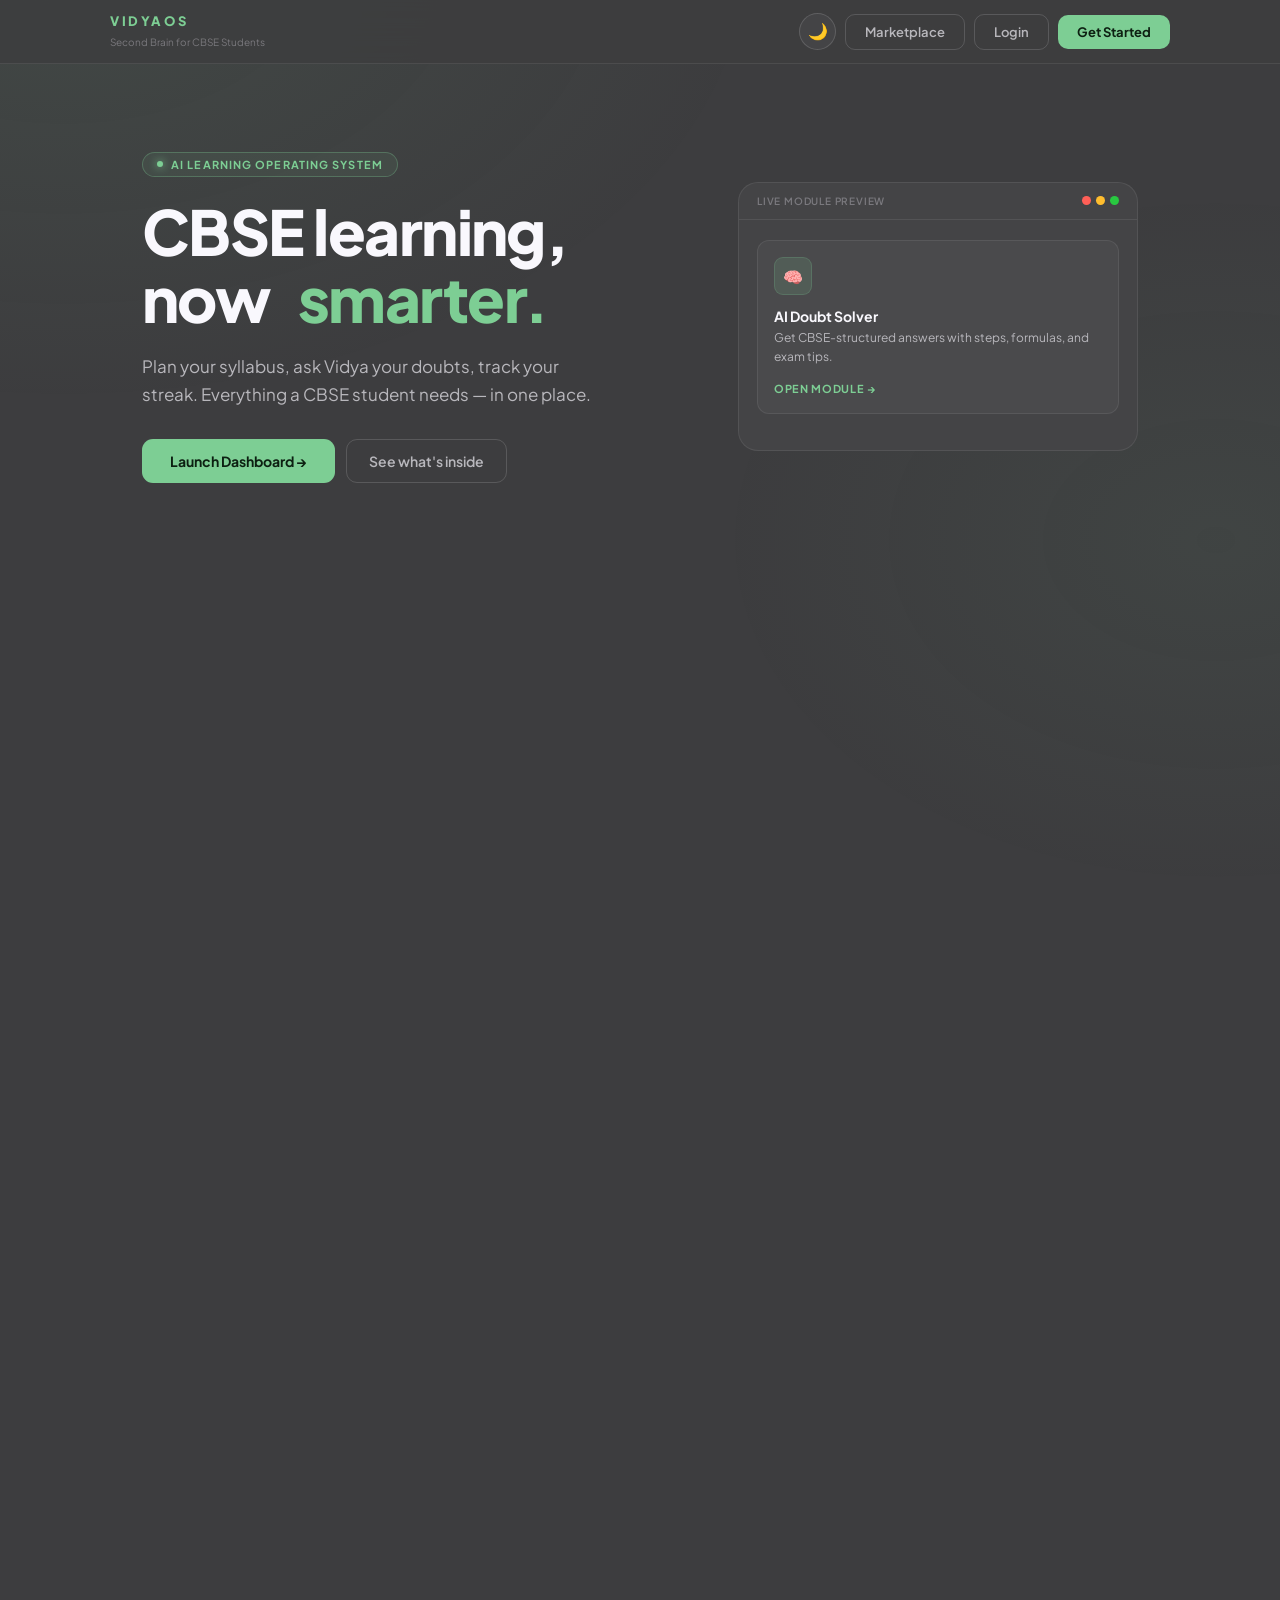
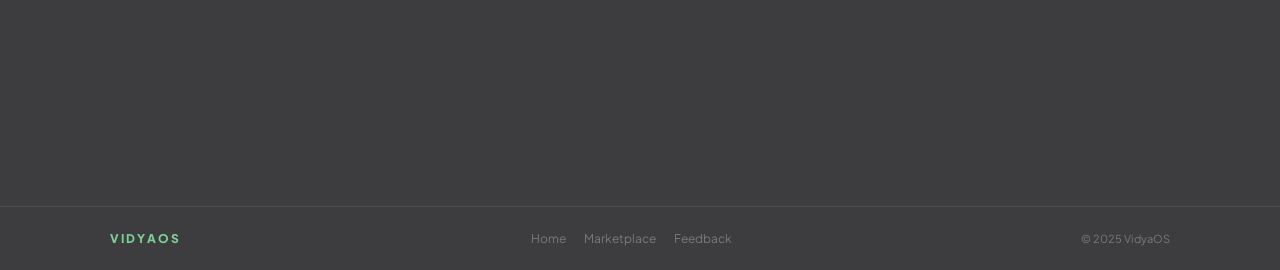
<file: index.html>
<!DOCTYPE html>
<html lang="en" data-theme="dark">
<head>
  <meta charset="UTF-8"/><meta name="viewport" content="width=device-width, initial-scale=1.0"/>
  <title>VidyaOS — Second Brain for CBSE Students</title>
  <link href="https://fonts.googleapis.com/css2?family=Plus+Jakarta+Sans:wght@300;400;500;600;700;800&display=swap" rel="stylesheet"/>
  <link rel="stylesheet" href="shared.css"/>
  <style>
    body::after{content:'';position:fixed;inset:0;z-index:-1;pointer-events:none;background:radial-gradient(ellipse 700px 450px at 5% -5%,rgba(125,206,148,.08),transparent),radial-gradient(ellipse 500px 350px at 95% 60%,rgba(125,206,148,.05),transparent);}
    .hero{max-width:1060px;margin:0 auto;padding:86px 32px 64px;display:grid;grid-template-columns:1fr 400px;gap:52px;align-items:center;}
    .eyebrow{display:inline-flex;align-items:center;gap:8px;padding:5px 14px;border:1px solid rgba(125,206,148,.3);border-radius:100px;background:rgba(125,206,148,.08);margin-bottom:22px;opacity:0;animation:rise .4s var(--ease-out) .15s forwards;}
    .edot{width:6px;height:6px;border-radius:50%;background:var(--lime);box-shadow:0 0 8px var(--lime);animation:pdot 2.2s ease infinite;}
    @keyframes pdot{0%,100%{opacity:1;transform:scale(1)}50%{opacity:.4;transform:scale(.7)}}
    .etxt{font-size:11px;font-weight:700;color:var(--lime);letter-spacing:.1em;text-transform:uppercase;}
    .hero-head{font-size:clamp(36px,5.2vw,62px);font-weight:800;line-height:1.06;letter-spacing:-.025em;color:var(--text);opacity:0;animation:rise .5s var(--ease-out) .25s forwards;}
    .hero-line2{display:flex;align-items:baseline;gap:.3em;white-space:nowrap;line-height:1.1;}
    .carousel-clip{display:inline-block;overflow:hidden;vertical-align:bottom;height:1.1em;}
    .carousel-inner{display:flex;flex-direction:column;transition:transform .5s cubic-bezier(.4,0,.2,1);will-change:transform;}
    .c-item{display:flex;align-items:center;height:1.1em;font-size:clamp(36px,5.2vw,62px);font-weight:800;letter-spacing:-.025em;white-space:nowrap;}
    .c-item:nth-child(1){color:var(--lime);}.c-item:nth-child(2){color:#f0a030;}.c-item:nth-child(3){color:#e0607a;}.c-item:nth-child(4){color:#60c8e8;}
    .hero-sub{font-size:17px;font-weight:400;line-height:1.65;color:var(--text2);margin:20px 0 30px;max-width:450px;opacity:0;animation:rise .5s var(--ease-out) .45s forwards;}
    .hero-btns{display:flex;gap:11px;opacity:0;animation:rise .5s var(--ease-out) .55s forwards;}
    .blg{padding:13px 28px;font-size:14px;border-radius:11px;}
    .blgg{padding:12px 22px;font-size:14px;border-radius:11px;border:1px solid var(--border2);}
    .hcard{background:var(--surface);border:1px solid var(--border);border-radius:20px;overflow:hidden;opacity:0;transform:translateY(22px) scale(.98);animation:crise .6s var(--ease-out) .5s forwards;transition:background .3s,border-color .3s;}
    @keyframes crise{to{opacity:1;transform:none}}
    .hctop{padding:12px 18px;border-bottom:1px solid var(--border);display:flex;align-items:center;justify-content:space-between;}
    .hclbl{font-size:10px;font-weight:600;color:var(--text3);letter-spacing:.08em;text-transform:uppercase;}
    .wdots{display:flex;gap:5px;}.wd{width:9px;height:9px;border-radius:50%;}
    .hcbody{padding:20px 18px;}
    .mpill{background:var(--surface2);border:1px solid var(--border);border-radius:12px;padding:16px;cursor:pointer;transition:transform .22s var(--ease),border-color .22s;will-change:transform;}
    .mpill:hover{transform:translateY(-3px);border-color:rgba(125,206,148,.35);}
    .micon{width:38px;height:38px;border-radius:9px;background:var(--lime-soft);border:1px solid rgba(125,206,148,.2);display:flex;align-items:center;justify-content:center;font-size:16px;margin-bottom:12px;}
    .mname{font-size:14px;font-weight:700;color:var(--text);margin-bottom:4px;}
    .mdesc{font-size:12px;color:var(--text2);line-height:1.55;margin-bottom:10px;}
    .mcta{font-size:11px;font-weight:700;color:var(--lime);letter-spacing:.06em;text-transform:uppercase;display:inline-flex;align-items:center;gap:4px;transition:gap .18s;cursor:pointer;}
    .mcta:hover{gap:8px;}
    .sdots{display:flex;gap:5px;margin-top:16px;justify-content:center;}
    .sdot{width:20px;height:3px;border-radius:2px;background:var(--border2);cursor:pointer;transition:background .2s,width .25s var(--ease);}
    .sdot.on{background:var(--lime);width:30px;}
    .feats{max-width:1060px;margin:0 auto;padding:0 32px 80px;}
    .fg{display:grid;grid-template-columns:repeat(3,1fr);gap:12px;}
    .fc{background:var(--surface);border:1px solid var(--border);border-radius:16px;padding:22px;text-decoration:none;display:block;position:relative;overflow:hidden;transition:transform .22s var(--ease),border-color .22s,background .3s;will-change:transform;opacity:0;transform:translateY(16px);}
    .fc::after{content:'';position:absolute;inset:0;background:radial-gradient(circle at 0% 0%,var(--lime-soft),transparent 55%);opacity:0;transition:opacity .28s;}
    .fc:hover{transform:translateY(-4px);border-color:rgba(125,206,148,.28);}.fc:hover::after{opacity:1;}
    .fc.in{animation:rise .45s var(--ease-out) forwards;}
    .fi{width:42px;height:42px;border-radius:10px;background:var(--surface2);border:1px solid var(--border);display:flex;align-items:center;justify-content:center;font-size:18px;margin-bottom:14px;transition:background .22s,border-color .22s;position:relative;z-index:1;}
    .fc:hover .fi{background:var(--lime-soft);border-color:rgba(125,206,148,.3);}
    .fn{font-size:15px;font-weight:700;color:var(--text);margin-bottom:5px;position:relative;z-index:1;}
    .fd{font-size:12px;color:var(--text2);line-height:1.65;position:relative;z-index:1;}
    .fa{position:absolute;bottom:17px;right:17px;z-index:1;font-size:13px;color:var(--text3);opacity:0;transform:translate(-4px,4px);transition:opacity .18s,transform .18s;}
    .fc:hover .fa{opacity:1;transform:none;}
    .pxs{max-width:1060px;margin:0 auto;padding:0 32px 80px;}
    .pxstage{background:var(--surface);border:1px solid var(--border);border-radius:20px;overflow:hidden;transition:background .3s,border-color .3s;}
    .pxtop{padding:26px 30px 18px;}.pxtop h3{font-size:19px;font-weight:800;color:var(--text);margin-bottom:2px;}.pxtop p{font-size:12px;color:var(--text3);}
    .rs{position:relative;height:170px;background:#2d5e31;overflow:hidden;}
    #gc{display:block;width:100%;height:100%;image-rendering:pixelated;position:absolute;top:0;left:0;}
    .rstrip{position:absolute;bottom:0;width:100%;height:70px;background:#3e3e3e;z-index:3;}
    .rstrip::before{content:'';position:absolute;top:0;left:0;right:0;height:4px;background:#c89a14;}
    .rstrip::after{content:'';position:absolute;bottom:0;left:0;right:0;height:4px;background:#c89a14;}
    .rdashes{position:absolute;top:50%;width:200%;height:5px;transform:translateY(-50%);display:flex;animation:rdsh 1.7s linear infinite;z-index:4;}
    @keyframes rdsh{from{transform:translateY(-50%) translateX(0)}to{transform:translateY(-50%) translateX(-50%)}}
    .rd{width:50px;height:5px;background:#f0c830;margin-right:20px;border-radius:2px;flex-shrink:0;}
    .pavs{position:absolute;bottom:20px;left:28px;display:flex;gap:12px;z-index:5;}
    canvas.av{image-rendering:pixelated;width:52px;height:52px;display:block;}
    .ctasec{max-width:1060px;margin:0 auto;padding:0 32px 90px;}
    .ctain{background:var(--surface);border:1px solid var(--border);border-radius:20px;padding:56px 44px;text-align:center;position:relative;overflow:hidden;transition:background .3s,border-color .3s;}
    .ctain::before{content:'';position:absolute;top:0;left:50%;transform:translateX(-50%);width:500px;height:1px;background:linear-gradient(90deg,transparent,var(--lime),transparent);}
    .ctag{position:absolute;top:-60px;left:50%;transform:translateX(-50%);width:340px;height:160px;background:radial-gradient(ellipse,var(--lime-glow),transparent 70%);pointer-events:none;}
    .ctah{font-size:clamp(24px,4vw,44px);font-weight:800;letter-spacing:-.025em;color:var(--text);margin-bottom:11px;position:relative;}
    .ctas{font-size:15px;color:var(--text2);margin-bottom:30px;position:relative;}
    .ctabtns{display:flex;align-items:center;justify-content:center;gap:12px;position:relative;}
    @media(max-width:860px){.hero{grid-template-columns:1fr;padding:60px 24px 48px;}.hcard{display:none;}.fg{grid-template-columns:repeat(2,1fr);}}
    @media(max-width:540px){.fg{grid-template-columns:1fr;}.ctain{padding:36px 22px;}.ctabtns{flex-direction:column;}}
  </style>
</head>
<body>
<nav style="animation:sdown .45s ease forwards;">
  <div class="ni">
    <a href="index.html" class="brand"><span class="bn">VidyaOS</span><span class="bt">Second Brain for CBSE Students</span></a>
    <div class="nr">
      <button class="tt" id="tt" aria-label="Toggle theme">🌙</button>
      <a href="marketplace.html" class="btn bg_">Marketplace</a>
      <a href="#" class="btn bg_">Login</a>
      <a href="#" class="btn bp">Get Started</a>
    </div>
  </div>
</nav>
<section class="hero">
  <div>
    <div class="eyebrow"><div class="edot"></div><span class="etxt">AI Learning Operating System</span></div>
    <div class="hero-head">
      CBSE learning,<br>
      <div class="hero-line2">
        <span>now&nbsp;</span>
        <span class="carousel-clip" id="clip">
          <span class="carousel-inner" id="ci">
            <span class="c-item">smarter.</span>
            <span class="c-item">faster.</span>
            <span class="c-item">together.</span>
            <span class="c-item">yours.</span>
          </span>
        </span>
      </div>
    </div>
    <p class="hero-sub">Plan your syllabus, ask Vidya your doubts, track your streak. Everything a CBSE student needs — in one place.</p>
    <div class="hero-btns">
      <a href="#" class="btn bp blg">Launch Dashboard →</a>
      <a href="#features" class="btn bg_ blgg">See what's inside</a>
    </div>
  </div>
  <div class="hcard">
    <div class="hctop"><span class="hclbl">Live module preview</span><div class="wdots"><div class="wd" style="background:#ff5f57"></div><div class="wd" style="background:#ffbd2e"></div><div class="wd" style="background:#28c840"></div></div></div>
    <div class="hcbody">
      <div class="mpill"><div class="micon" id="hi">🧠</div><div class="mname" id="hn">AI Doubt Solver</div><div class="mdesc" id="hd">Get CBSE-structured answers with steps, formulas, and exam tips.</div><span class="mcta">Open module →</span></div>
      <div class="sdots" id="sd"></div>
    </div>
  </div>
</section>
<section class="feats" id="features">
  <div class="sh rev"><span class="slbl">Everything you need</span><div class="sttl">One OS. Every tool.</div><div class="ssub">Purpose-built modules for CBSE students, working together seamlessly.</div></div>
  <div class="fg">
    <a href="#" class="fc" data-d="0"><div class="fi">🚀</div><div class="fn">Dashboard</div><div class="fd">Your AI command centre. Streaks, tasks, Vidya — one glance.</div><div class="fa">↗</div></a>
    <a href="#" class="fc" data-d="1"><div class="fi">⚡</div><div class="fn">Tasks</div><div class="fd">Drag-drop sessions with focus timers and syllabus awareness.</div><div class="fa">↗</div></a>
    <a href="#" class="fc" data-d="2"><div class="fi">💾</div><div class="fn">Memory</div><div class="fd">Smart notes, AI summaries, and spaced-repetition flashcards.</div><div class="fa">↗</div></a>
    <a href="#" class="fc" data-d="3"><div class="fi">📊</div><div class="fn">Analytics</div><div class="fd">XP, streaks, and growth charts that mean something.</div><div class="fa">↗</div></a>
    <a href="marketplace.html" class="fc" data-d="4"><div class="fi">🛒</div><div class="fn">Marketplace</div><div class="fd">Buy and sell CBSE notes, books, and study packs — peer to peer.</div><div class="fa">↗</div></a>
    <a href="#" class="fc" data-d="5"><div class="fi">🔥</div><div class="fn">Streak</div><div class="fd">Daily goals, XP rewards, streak shields to keep momentum.</div><div class="fa">↗</div></a>
  </div>
</section>
<section class="pxs">
  <div class="pxstage rev">
    <div class="pxtop"><h3>Pixel Crew</h3><p>Your learning world, now with game-like identity vibes.</p></div>
    <div class="rs"><canvas id="gc"></canvas><div class="rstrip"><div class="rdashes" id="rdashes"></div></div><div class="pavs" id="pav"></div></div>
  </div>
</section>
<section class="ctasec">
  <div class="ctain rev">
    <div class="ctag"></div>
    <h2 class="ctah">Ready to learn like you mean it?</h2>
    <p class="ctas">The OS that grows with you — from Class 9 to Board exams.</p>
    <div class="ctabtns">
      <a href="#" class="btn bp" style="padding:14px 32px;font-size:15px;border-radius:12px;">Get Started Free →</a>
      <a href="feedback.html" class="btn bg_" style="padding:13px 22px;font-size:14px;border-radius:12px;">Share feedback</a>
    </div>
  </div>
</section>
<footer><div class="fi2"><span class="fbrand">VidyaOS</span><div class="flinks"><a href="index.html">Home</a><a href="marketplace.html">Marketplace</a><a href="feedback.html">Feedback</a></div><span class="fcopy">© 2025 VidyaOS</span></div></footer>
<script>
const tt=document.getElementById('tt'),h=document.documentElement;let dk=true;
tt.onclick=()=>{dk=!dk;h.setAttribute('data-theme',dk?'dark':'light');tt.textContent=dk?'🌙':'☀️';tt.style.transform='scale(1.15) rotate(22deg)';setTimeout(()=>tt.style.transform='',280);};
// CAROUSEL — JS translateY on fixed item heights
const items=[...document.querySelectorAll('.c-item')];
const inner=document.getElementById('ci'),clip=document.getElementById('clip');
let cidx=0;
function setClip(){const h2=items[0].offsetHeight;clip.style.height=h2+'px';let maxW=0;items.forEach(it=>{maxW=Math.max(maxW,it.scrollWidth);});clip.style.width=maxW+'px';}
function nextC(){cidx=(cidx+1)%items.length;inner.style.transform=`translateY(-${cidx*items[0].offsetHeight}px)`;}
setTimeout(()=>{setClip();setInterval(nextC,2400);},300);
window.addEventListener('resize',setClip,{passive:true});
// REVEAL
document.querySelectorAll('.rev').forEach(el=>new IntersectionObserver((es,o)=>es.forEach(e=>{if(e.isIntersecting){e.target.classList.add('vis');o.unobserve(e.target);}}),{threshold:.1}).observe(el));
document.querySelectorAll('.fc').forEach(c=>new IntersectionObserver((es,o)=>es.forEach(e=>{if(e.isIntersecting){setTimeout(()=>e.target.classList.add('in'),+e.target.dataset.d*70);o.unobserve(e.target);}}),{threshold:.08}).observe(c));
// SLIDES
const sls=[{i:'🧠',n:'AI Doubt Solver',d:'CBSE answers with steps, formulas, exam tips.'},{i:'📅',n:'Focus Planner',d:'Plan sessions, run focus mode, keep streak alive.'},{i:'📚',n:'Memory Bank',d:'Notes, summaries, flashcards — synced everywhere.'}];
const sdEl=document.getElementById('sd'),hI=document.getElementById('hi'),hN=document.getElementById('hn'),hD=document.getElementById('hd'),pill=document.querySelector('.mpill');
let cur=0;sls.forEach((_,i)=>{const d=document.createElement('div');d.className='sdot'+(i===0?' on':'');d.onclick=()=>go(i);sdEl.appendChild(d);});
function go(i){cur=i;pill.style.cssText='opacity:0;transform:translateY(6px);transition:opacity .2s,transform .2s;';setTimeout(()=>{const s=sls[i];hI.textContent=s.i;hN.textContent=s.n;hD.textContent=s.d;pill.style.cssText='opacity:1;transform:none;transition:opacity .22s,transform .22s;';document.querySelectorAll('.sdot').forEach((d,j)=>d.classList.toggle('on',j===i));},130);}
setInterval(()=>go((cur+1)%sls.length),3400);
// ROAD
const rd=document.getElementById('rdashes');for(let i=0;i<48;i++){const d=document.createElement('div');d.className='rd';rd.appendChild(d);}
// SPRITES
function mkS(pal,px){const c=document.createElement('canvas');c.width=16;c.height=16;c.className='av';const ctx=c.getContext('2d');px.forEach((r,y)=>r.forEach((p,x)=>{if(p>0){ctx.fillStyle=pal[p-1];ctx.fillRect(x,y,1,1);}}));return c;}
[{pal:['#3a5fcd','#ffcc44','#e08080'],px:[[0,0,0,0,0,1,1,1,1,1,0,0,0,0,0,0],[0,0,0,0,1,2,2,2,2,2,1,0,0,0,0,0],[0,0,0,1,2,3,3,3,3,2,1,0,0,0,0,0],[0,0,0,1,2,3,2,2,3,2,1,0,0,0,0,0],[0,0,0,0,1,2,2,2,2,1,0,0,0,0,0,0],[0,0,0,0,0,1,1,1,1,1,0,0,0,0,0,0],[0,0,1,1,1,1,1,1,1,1,1,1,0,0,0,0],[0,1,1,1,1,1,1,1,1,1,1,1,1,0,0,0],[1,1,1,1,1,1,1,1,1,1,1,1,1,1,0,0],[0,1,1,1,1,1,1,1,1,1,1,1,1,0,0,0],[0,0,1,1,1,0,0,1,1,0,0,1,1,0,0,0],[0,0,1,1,0,0,0,1,1,0,0,0,1,0,0,0],[0,0,1,1,0,0,0,1,1,0,0,0,1,0,0,0],[0,0,0,0,0,0,0,0,0,0,0,0,0,0,0,0],[0,0,0,0,0,0,0,0,0,0,0,0,0,0,0,0],[0,0,0,0,0,0,0,0,0,0,0,0,0,0,0,0]]},{pal:['#cc3333','#ffd700','#ffb880'],px:[[0,0,0,0,1,1,1,1,1,1,1,0,0,0,0,0],[0,0,0,1,2,2,2,2,2,2,2,1,0,0,0,0],[0,0,1,2,3,3,2,2,3,3,2,2,1,0,0,0],[0,0,1,2,3,2,2,2,2,3,2,2,1,0,0,0],[0,0,1,1,2,2,2,2,2,2,1,1,0,0,0,0],[0,0,0,1,1,1,1,1,1,1,1,0,0,0,0,0],[0,0,1,1,1,1,1,1,1,1,1,1,0,0,0,0],[0,1,1,1,1,1,1,1,1,1,1,1,1,0,0,0],[1,1,1,1,1,1,1,1,1,1,1,1,1,1,0,0],[0,1,1,1,1,1,1,1,1,1,1,1,1,0,0,0],[0,0,1,1,0,1,1,1,1,0,1,1,0,0,0,0],[0,0,1,0,0,0,1,1,0,0,0,1,0,0,0,0],[0,0,1,0,0,0,1,1,0,0,0,1,0,0,0,0],[0,0,0,0,0,0,0,0,0,0,0,0,0,0,0,0],[0,0,0,0,0,0,0,0,0,0,0,0,0,0,0,0],[0,0,0,0,0,0,0,0,0,0,0,0,0,0,0,0]]},{pal:['#2d8c3e','#ffe066','#d4a860'],px:[[0,0,0,0,0,1,1,1,1,1,0,0,0,0,0,0],[0,0,0,0,1,2,2,2,2,2,1,0,0,0,0,0],[0,0,0,1,2,3,3,2,3,3,2,1,0,0,0,0],[0,0,0,1,2,3,2,2,2,3,2,1,0,0,0,0],[0,0,0,0,1,2,2,2,2,2,1,0,0,0,0,0],[0,0,0,0,0,1,1,1,1,1,0,0,0,0,0,0],[0,0,0,1,1,1,1,1,1,1,1,0,0,0,0,0],[0,0,1,1,1,1,1,1,1,1,1,1,0,0,0,0],[0,1,1,1,1,1,1,1,1,1,1,1,1,0,0,0],[0,0,1,1,1,1,1,1,1,1,1,1,0,0,0,0],[0,0,0,1,1,0,1,1,1,0,1,1,0,0,0,0],[0,0,0,1,0,0,0,1,0,0,0,1,0,0,0,0],[0,0,0,1,0,0,0,1,0,0,0,1,0,0,0,0],[0,0,0,0,0,0,0,0,0,0,0,0,0,0,0,0],[0,0,0,0,0,0,0,0,0,0,0,0,0,0,0,0],[0,0,0,0,0,0,0,0,0,0,0,0,0,0,0,0]]},{pal:['#7c3acd','#ffd700','#f0a0d0'],px:[[0,0,0,0,0,1,1,1,1,0,0,0,0,0,0,0],[0,0,0,0,1,2,2,2,2,1,0,0,0,0,0,0],[0,0,0,1,2,3,2,2,3,2,1,0,0,0,0,0],[0,0,0,1,2,2,3,3,2,2,1,0,0,0,0,0],[0,0,0,0,1,2,2,2,2,1,0,0,0,0,0,0],[0,0,0,0,0,1,1,1,1,0,0,0,0,0,0,0],[0,0,0,1,1,1,1,1,1,1,1,0,0,0,0,0],[0,0,1,1,1,1,1,1,1,1,1,1,0,0,0,0],[0,1,1,1,1,1,1,1,1,1,1,1,1,0,0,0],[0,0,1,1,1,1,1,1,1,1,1,1,0,0,0,0],[0,0,0,1,0,1,1,1,1,0,1,0,0,0,0,0],[0,0,0,1,0,0,0,1,0,0,0,1,0,0,0,0],[0,0,0,1,0,0,0,1,0,0,0,1,0,0,0,0],[0,0,0,0,0,0,0,0,0,0,0,0,0,0,0,0],[0,0,0,0,0,0,0,0,0,0,0,0,0,0,0,0],[0,0,0,0,0,0,0,0,0,0,0,0,0,0,0,0]]}].forEach(s=>document.getElementById('pav').appendChild(mkS(s.pal,s.px)));
// GRASS
const gC=document.getElementById('gc'),gx=gC.getContext('2d'),PX=4,GC=['#1b6120','#268a2c','#31aa38','#3cc444','#165619','#23742a'],TC=['#4ed458','#62e86c','#40c44a'];
function ig(){gC.width=gC.offsetWidth||900;gC.height=gC.offsetHeight||100;return bl();}
function bl(){const bs=[];for(let x=0;x<gC.width+PX*2;x+=PX*2)bs.push({x,col:GC[Math.floor(Math.random()*GC.length)],tip:TC[Math.floor(Math.random()*TC.length)],h:(3+Math.floor(Math.random()*5))*PX,phase:Math.random()*Math.PI*2,speed:.7+Math.random()*.9,sway:PX*(.4+Math.random()*.85)});return bs;}
let blades=ig(),raf;
function dg(ts){const t=ts/1000;gx.clearRect(0,0,gC.width,gC.height);gx.fillStyle='#1e5222';gx.fillRect(0,gC.height-PX,gC.width,PX);blades.forEach(b=>{const sw=Math.sin(t*b.speed+b.phase)*b.sway,st=Math.floor(b.h/PX);for(let i=0;i<st-1;i++){const px=Math.round((b.x+sw*(i/st))/PX)*PX,py=gC.height-(i+1)*PX;gx.fillStyle=b.col;gx.fillRect(px,py,PX,PX);}gx.fillStyle=b.tip;gx.fillRect(Math.round((b.x+sw)/PX)*PX,gC.height-b.h,PX,PX);});raf=requestAnimationFrame(dg);}
raf=requestAnimationFrame(dg);
window.addEventListener('resize',()=>{cancelAnimationFrame(raf);blades=ig();raf=requestAnimationFrame(dg);},{passive:true});
  <!-- Pricing Section Start -->
<section id="pricing" class="min-h-screen bg-zinc-50 font-sans text-zinc-900 selection:bg-indigo-100 selection:text-indigo-900 pb-20">
  <!-- Header Section -->
  <div class="max-w-7xl mx-auto px-4 sm:px-6 lg:px-8 pt-24 pb-16 text-center">
    <div class="inline-flex items-center gap-2 px-3 py-1 rounded-full bg-indigo-50 border border-indigo-100 text-indigo-600 text-sm font-medium mb-6 font-mono">
      <span class="flex h-2 w-2 rounded-full bg-indigo-600"></span>
      VidyaOS v2.0 Pricing
    </div>
    <h1 class="text-4xl md:text-5xl font-bold tracking-tight text-zinc-900 mb-4">
      Ready to learn like you mean it?
    </h1>
    <p class="text-lg text-zinc-600 max-w-2xl mx-auto mb-10">
      The OS that grows with you — from Class 9 to Board exams. Compare our plans and choose the blueprint that fits your study style.
    </p>

    <!-- Billing Toggle -->
    <div class="flex items-center justify-center gap-3">
      <span id="monthly-label" class="text-sm font-medium text-zinc-500 transition-colors">Monthly</span>
      <button id="billing-toggle" class="relative inline-flex h-6 w-11 items-center rounded-full bg-zinc-200 transition-colors focus:outline-none focus:ring-2 focus:ring-indigo-500 focus:ring-offset-2">
        <span id="toggle-thumb" class="inline-block h-4 w-4 transform rounded-full bg-white shadow transition-transform translate-x-6"></span>
      </button>
      <span id="yearly-label" class="text-sm font-medium flex items-center gap-2 text-zinc-900 transition-colors">
        Yearly <span class="px-2 py-0.5 rounded-full bg-emerald-100 text-emerald-800 text-xs font-bold leading-none tracking-wide uppercase">Save 20%</span>
      </span>
    </div>
  </div>

  <!-- Pricing Comparison Table Desktop -->
  <div class="max-w-6xl mx-auto px-4 sm:px-6 lg:px-8 hidden lg:block">
    <table class="w-full text-left border-collapse">
      <thead class="sticky top-0 bg-zinc-50/90 backdrop-blur-md z-10">
        <tr>
          <th class="w-1/4 pb-8 pl-4 pr-4 align-bottom">
            <div class="text-xl font-bold font-mono tracking-tight">Compare plans</div>
          </th>
          
          <!-- Starter Plan -->
          <th class="w-1/4 pb-8 px-4 text-center align-bottom relative">
            <div class="rounded-3xl p-6 border border-zinc-200 bg-white">
              <h3 class="text-lg font-bold text-zinc-900 mb-2">Starter</h3>
              <div class="flex items-baseline justify-center gap-1 mb-4 h-[40px]">
                <span class="text-4xl font-bold tracking-tight text-zinc-900">Free</span>
              </div>
              <p class="text-xs text-zinc-500 mb-6 h-8 text-balance">Get organized and track your syllabus.</p>
              <button class="plan-btn w-full py-2.5 px-4 rounded-xl font-semibold text-sm transition-all bg-zinc-800 text-white hover:bg-zinc-700">
                <span class="btn-text">Get Started</span>
              </button>
            </div>
          </th>

          <!-- Pro Plan -->
          <th class="w-1/4 pb-8 px-4 text-center align-bottom relative">
            <div class="absolute top-0 left-1/2 -translate-x-1/2 -translate-y-6">
              <span class="bg-indigo-600 text-white text-xs font-bold px-3 py-1 rounded-full uppercase tracking-wider">Most Popular</span>
            </div>
            <div class="rounded-3xl p-6 border border-indigo-200 bg-white shadow-xl shadow-indigo-900/5">
              <h3 class="text-lg font-bold text-zinc-900 mb-2">Pro</h3>
              <div class="flex items-baseline justify-center gap-1 mb-4 h-[40px]">
                <span class="price-val text-4xl font-bold tracking-tight text-zinc-900 transition-opacity duration-200" data-monthly="₹299" data-yearly="₹239">₹239</span>
                <span class="text-sm text-zinc-500 font-medium">/mo</span>
              </div>
              <p class="text-xs text-zinc-500 mb-6 h-8 text-balance">Unlock Vidya AI and spaced-repetition.</p>
              <button class="plan-btn w-full py-2.5 px-4 rounded-xl font-semibold text-sm transition-all bg-indigo-600 text-white hover:bg-indigo-500 shadow-lg">
                <span class="btn-text">Upgrade to Pro</span>
              </button>
            </div>
          </th>

          <!-- Legend Plan -->
          <th class="w-1/4 pb-8 px-4 text-center align-bottom relative">
            <div class="rounded-3xl p-6 border border-zinc-200 bg-white">
              <h3 class="text-lg font-bold text-zinc-900 mb-2">Legend</h3>
              <div class="flex items-baseline justify-center gap-1 mb-4 h-[40px]">
                <span class="price-val text-4xl font-bold tracking-tight text-zinc-900 transition-opacity duration-200" data-monthly="₹599" data-yearly="₹479">₹479</span>
                <span class="text-sm text-zinc-500 font-medium">/mo</span>
              </div>
              <p class="text-xs text-zinc-500 mb-6 h-8 text-balance">The ultimate OS for 95%+ board achievers.</p>
              <button class="plan-btn w-full py-2.5 px-4 rounded-xl font-semibold text-sm transition-all bg-zinc-800 text-white hover:bg-zinc-700">
                <span class="btn-text">Go Legend</span>
              </button>
            </div>
          </th>
        </tr>
      </thead>

      <tbody class="divide-y divide-zinc-200 border-t border-zinc-200">
        <tr><th colspan="4" class="py-6 pl-4 text-sm font-bold tracking-wider text-zinc-900 uppercase pt-12">Features</th></tr>
        <!-- Row 1 -->
        <tr class="hover:bg-black/[0.02] transition-colors">
          <td class="py-4 pl-4 pr-4 border-b border-zinc-100 text-sm font-medium text-zinc-700">Smart Notes Storage</td>
          <td class="py-4 px-4 text-center border-b border-zinc-100"><span class="text-zinc-900 font-medium font-mono text-sm">50 Notes</span></td>
          <td class="py-4 px-4 text-center border-b border-zinc-100"><span class="text-zinc-900 font-medium font-mono text-sm">Unlimited</span></td>
          <td class="py-4 px-4 text-center border-b border-zinc-100"><span class="text-zinc-900 font-medium font-mono text-sm">Unlimited</span></td>
        </tr>
        <!-- Row 2 -->
        <tr class="hover:bg-black/[0.02] transition-colors">
          <td class="py-4 pl-4 pr-4 border-b border-zinc-100 text-sm font-medium text-zinc-700">AI Doubt Resolution</td>
          <td class="py-4 px-4 text-center border-b border-zinc-100"><span class="text-zinc-900 font-medium font-mono text-sm">10 / day</span></td>
          <td class="py-4 px-4 text-center border-b border-zinc-100"><span class="text-zinc-900 font-medium font-mono text-sm">Unlimited</span></td>
          <td class="py-4 px-4 text-center border-b border-zinc-100"><span class="text-zinc-900 font-medium font-mono text-sm">Unlimited</span></td>
        </tr>
        <!-- Row 3 -->
        <tr class="hover:bg-black/[0.02] transition-colors">
          <td class="py-4 pl-4 pr-4 border-b border-zinc-100 text-sm font-medium text-zinc-700">AI Chapter Summaries</td>
          <td class="py-4 px-4 text-center border-b border-zinc-100"><svg class="mx-auto h-5 w-5 text-zinc-400" fill="none" stroke="currentColor" stroke-width="2" viewBox="0 0 24 24"><line x1="5" y1="12" x2="19" y2="12"></line></svg></td>
          <td class="py-4 px-4 text-center border-b border-zinc-100"><svg class="mx-auto h-5 w-5 text-indigo-500" fill="none" stroke="currentColor" stroke-width="3" viewBox="0 0 24 24"><polyline points="20 6 9 17 4 12"></polyline></svg></td>
          <td class="py-4 px-4 text-center border-b border-zinc-100"><svg class="mx-auto h-5 w-5 text-indigo-500" fill="none" stroke="currentColor" stroke-width="3" viewBox="0 0 24 24"><polyline points="20 6 9 17 4 12"></polyline></svg></td>
        </tr>
      </tbody>
    </table>
  </div>
</section>

<!-- Include this script block at the end of your body tag (before </body>) -->
<script>
  document.addEventListener('DOMContentLoaded', () => {
    let billingCycle = 'yearly';
    const toggleBtn = document.getElementById('billing-toggle');
    const thumb = document.getElementById('toggle-thumb');
    const monthlyLabel = document.getElementById('monthly-label');
    const yearlyLabel = document.getElementById('yearly-label');
    const priceElements = document.querySelectorAll('.price-val');
    
    // Billing Toggle Animation
    toggleBtn.addEventListener('click', () => {
      billingCycle = billingCycle === 'yearly' ? 'monthly' : 'yearly';
      
      if (billingCycle === 'yearly') {
        thumb.classList.remove('translate-x-1');
        thumb.classList.add('translate-x-6');
        yearlyLabel.classList.replace('text-zinc-500', 'text-zinc-900');
        monthlyLabel.classList.replace('text-zinc-900', 'text-zinc-500');
      } else {
        thumb.classList.remove('translate-x-6');
        thumb.classList.add('translate-x-1');
        monthlyLabel.classList.replace('text-zinc-500', 'text-zinc-900');
        yearlyLabel.classList.replace('text-zinc-900', 'text-zinc-500');
      }

      // Fade out prices
      priceElements.forEach(el => el.style.opacity = '0');
      
      // Update values and fade in
      setTimeout(() => {
        priceElements.forEach(el => {
          el.innerText = el.getAttribute(`data-${billingCycle}`);
          el.style.opacity = '1';
        });
      }, 200);
    });

    // Button Click Animation
    const buttons = document.querySelectorAll('.plan-btn');
    buttons.forEach(btn => {
      btn.addEventListener('click', function() {
        const textSpan = this.querySelector('.btn-text');
        const originalText = textSpan.innerText;
        
        // Scale down effect
        this.style.transform = 'scale(0.95)';
        
        setTimeout(() => {
          this.style.transform = 'scale(1)';
          textSpan.innerHTML = `<svg class="inline-block w-4 h-4 mr-1" fill="none" stroke="currentColor" stroke-width="3" viewBox="0 0 24 24"><polyline points="20 6 9 17 4 12"></polyline></svg> Selected`;
          
          // Reset after 2s
          setTimeout(() => {
             textSpan.innerText = originalText;
          }, 2000);
        }, 150);
      });
    });
  });
</script>
</script>
</body>
</html>
</file>
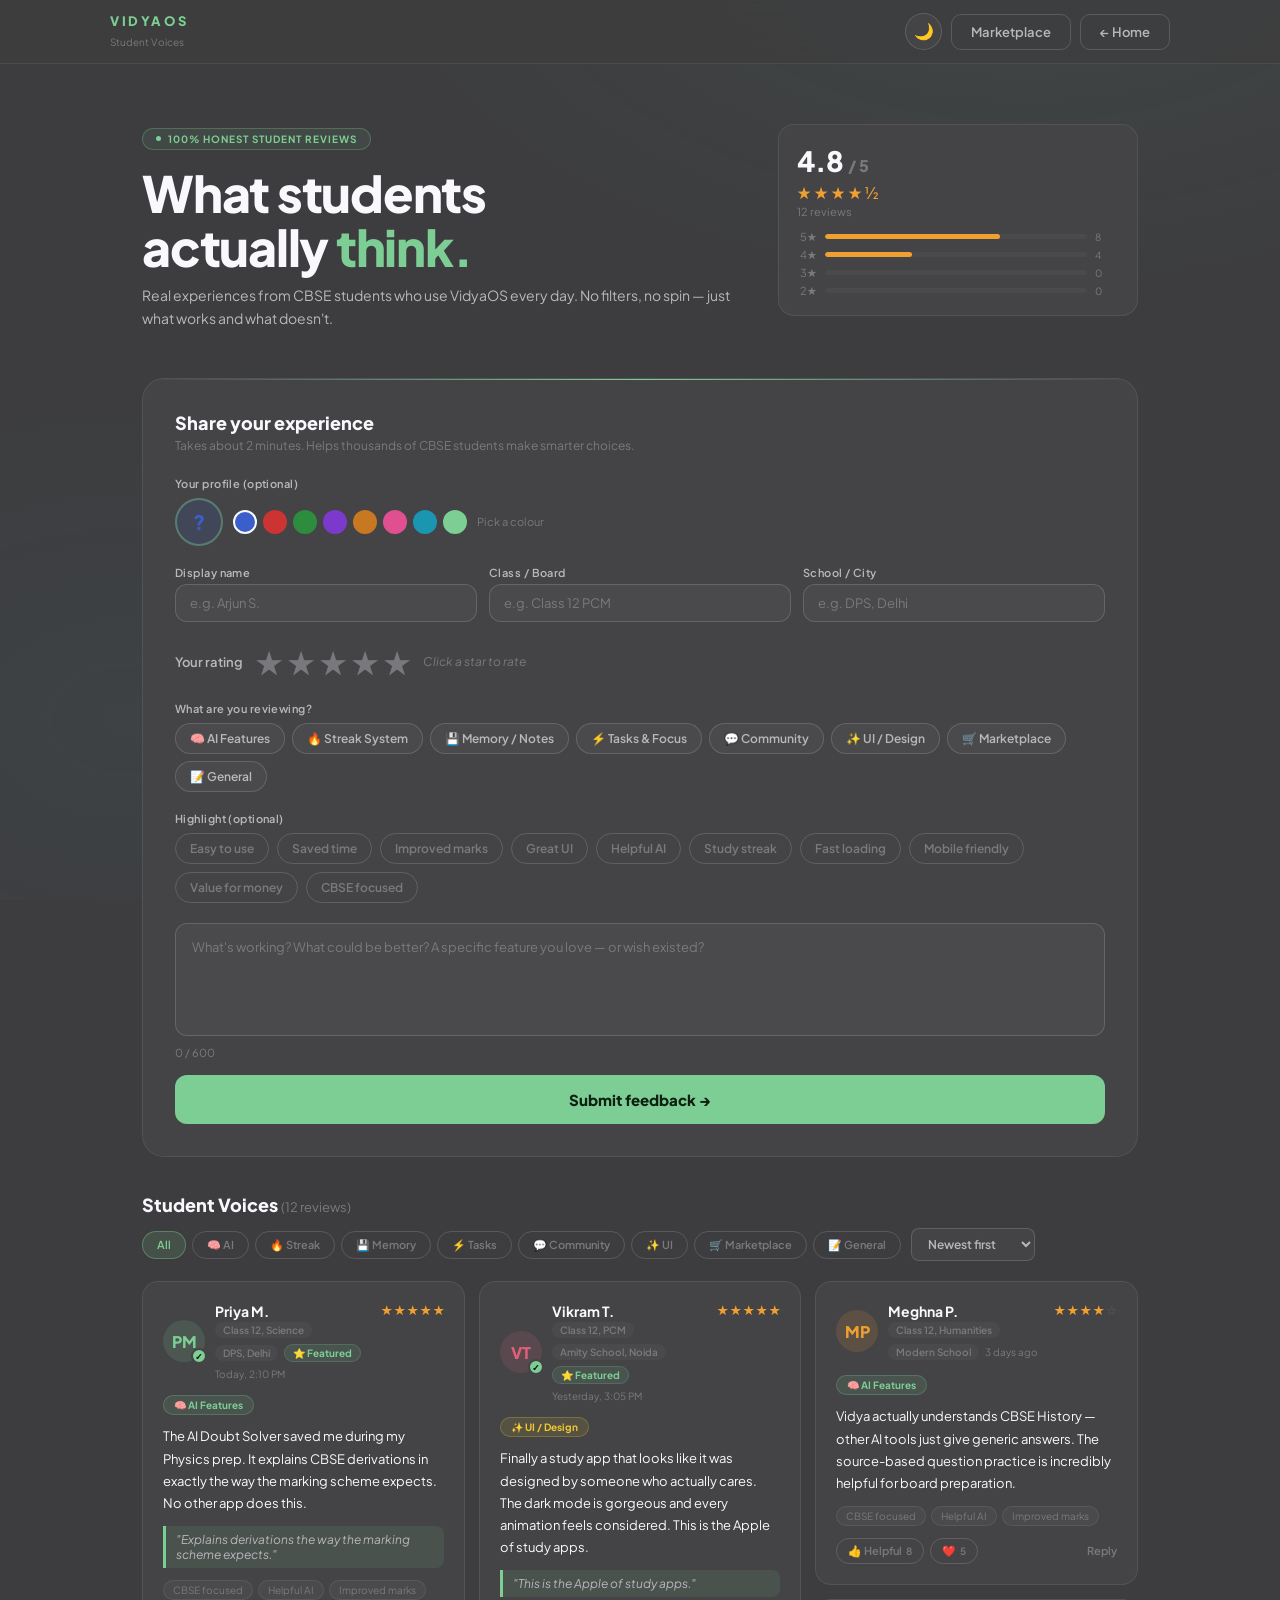
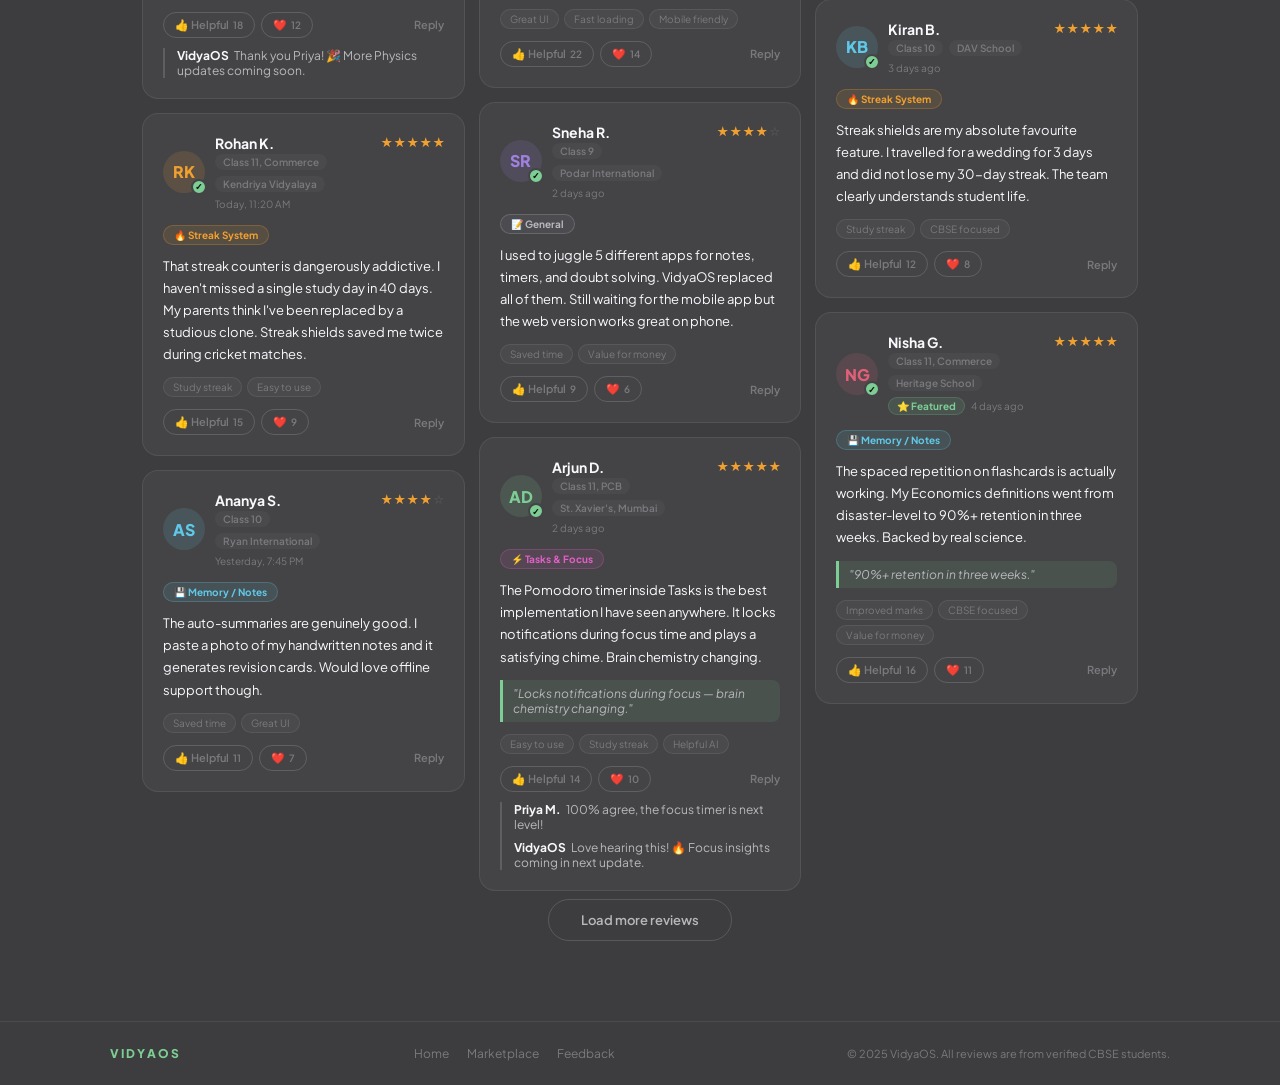
<file: feedback.html>
<!DOCTYPE html>
<html lang="en" data-theme="dark">
<head>
<meta charset="UTF-8"/><meta name="viewport" content="width=device-width,initial-scale=1"/>
<title>Feedback — VidyaOS Student Voices</title>
<link href="https://fonts.googleapis.com/css2?family=Plus+Jakarta+Sans:ital,wght@0,300;0,400;0,500;0,600;0,700;0,800;1,400&display=swap" rel="stylesheet"/>
<link rel="stylesheet" href="shared.css"/>
<style>
body::after{content:'';position:fixed;inset:0;z-index:-1;pointer-events:none;background:radial-gradient(ellipse 700px 400px at 80% -10%,rgba(125,206,148,.07),transparent),radial-gradient(ellipse 500px 350px at 10% 80%,rgba(96,200,232,.04),transparent);}
@keyframes rise{from{opacity:0;transform:translateY(14px)}to{opacity:1;transform:none}}
@keyframes pop{from{transform:scale(.6);opacity:0}to{transform:scale(1);opacity:1}}
@keyframes heartbeat{0%,100%{transform:scale(1)}50%{transform:scale(1.3)}}

/* PAGE HEADER */
.page-hero{max-width:1060px;margin:0 auto;padding:60px 32px 48px;display:grid;grid-template-columns:1fr 360px;gap:40px;align-items:start;}
.ph-eyebrow{display:inline-flex;align-items:center;gap:7px;padding:4px 13px;border:1px solid rgba(125,206,148,.28);border-radius:999px;background:rgba(125,206,148,.08);margin-bottom:16px;}
.ph-dot{width:5px;height:5px;border-radius:50%;background:var(--lime);}
.ph-tag{font-size:10px;font-weight:700;color:var(--lime);letter-spacing:.1em;text-transform:uppercase;}
.ph-h{font-size:clamp(28px,4.5vw,50px);font-weight:800;letter-spacing:-.025em;color:var(--text);line-height:1.08;margin-bottom:10px;opacity:0;animation:rise .5s var(--ease-out) .1s forwards;}
.ph-h .acc{color:var(--lime);}
.ph-sub{font-size:14px;color:var(--text2);line-height:1.65;opacity:0;animation:rise .5s var(--ease-out) .2s forwards;}

/* STATS CLUSTER */
.stats-cluster{display:flex;flex-direction:column;gap:10px;opacity:0;animation:rise .5s var(--ease-out) .3s forwards;}
.sc-card{background:var(--surface);border:1px solid var(--border);border-radius:var(--r-lg);padding:18px;transition:background .3s,border-color .3s;}
.sc-num{font-size:28px;font-weight:800;color:var(--text);letter-spacing:-.02em;}
.sc-num .unit{font-size:16px;color:var(--text3);}
.sc-lbl{font-size:11px;color:var(--text3);margin-top:2px;}
.sc-stars{display:flex;gap:3px;margin-top:4px;}
.sc-star{font-size:16px;color:var(--amber);}
.sc-bar-wrap{display:flex;flex-direction:column;gap:5px;margin-top:12px;}
.scb-row{display:flex;align-items:center;gap:8px;}
.scb-num{font-size:11px;color:var(--text3);width:20px;text-align:right;}
.scb-bar{flex:1;height:5px;background:var(--surface2);border-radius:3px;overflow:hidden;}
.scb-fill{height:100%;background:var(--amber);border-radius:3px;}
.scb-count{font-size:10px;color:var(--text3);width:24px;}

/* WRITE FORM */
.write-wrap{max-width:1060px;margin:0 auto;padding:0 32px 36px;}
.write-card{background:var(--surface);border:1px solid var(--border);border-radius:var(--r-xl);padding:32px;position:relative;overflow:hidden;transition:background .3s,border-color .3s;opacity:0;animation:rise .55s var(--ease-out) .35s forwards;}
.write-card::before{content:'';position:absolute;top:0;left:0;right:0;height:1px;background:linear-gradient(90deg,transparent,var(--lime),transparent);}
.write-card-h{font-size:18px;font-weight:800;color:var(--text);margin-bottom:4px;}
.write-card-s{font-size:12px;color:var(--text3);margin-bottom:24px;}

/* USER PROFILE INPUT */
.profile-row{display:grid;grid-template-columns:1fr 1fr 1fr;gap:12px;margin-bottom:20px;}
.pi-wrap{display:flex;flex-direction:column;gap:5px;}
.pi-label{font-size:11px;font-weight:600;color:var(--text2);letter-spacing:.04em;}
.pi-input{font-family:var(--font);font-size:13px;background:var(--input-bg,var(--surface2));border:1px solid var(--border2);border-radius:var(--r-md);padding:10px 14px;color:var(--text);outline:none;transition:border-color .2s,box-shadow .2s;}
.pi-input:focus{border-color:rgba(125,206,148,.45);box-shadow:0 0 0 3px rgba(125,206,148,.08);}
.pi-input::placeholder{color:var(--text3);}
select.pi-input option{background:var(--surface);}

/* AVATAR PICKER */
.avatar-row{display:flex;align-items:center;gap:10px;margin-bottom:20px;}
.avatar-preview{width:48px;height:48px;border-radius:50%;font-size:20px;font-weight:800;display:flex;align-items:center;justify-content:center;border:2px solid rgba(125,206,148,.4);transition:background .2s;}
.avatar-colors{display:flex;gap:6px;}
.avatar-color-dot{width:24px;height:24px;border-radius:50%;cursor:pointer;transition:transform .2s var(--ease-spring);border:2px solid transparent;}
.avatar-color-dot:hover{transform:scale(1.2);}
.avatar-color-dot.sel{border-color:var(--text);}
.avatar-label{font-size:11px;color:var(--text3);}

/* STAR RATING INPUT */
.star-rating-row{display:flex;align-items:center;gap:12px;margin-bottom:20px;}
.star-rating-label{font-size:13px;font-weight:600;color:var(--text2);}
.star-rating-stars{display:flex;gap:4px;}
.sr-star{font-size:32px;cursor:pointer;opacity:.3;transition:opacity .15s,transform .2s var(--esp);user-select:none;will-change:transform;}
.sr-star.lit{opacity:1;}
.sr-star:hover{transform:scale(1.25);}
.star-rating-text{font-size:12px;color:var(--text3);font-style:italic;}

/* CATEGORY CHIPS */
.cat-chip-row{display:flex;flex-wrap:wrap;gap:7px;margin-bottom:20px;}
.cat-chip{padding:7px 14px;border-radius:999px;border:1px solid var(--border2);background:var(--surface2);font-size:12px;font-weight:600;color:var(--text2);cursor:pointer;transition:all .18s var(--ease);user-select:none;}
.cat-chip:hover{border-color:rgba(125,206,148,.3);color:var(--text);transform:scale(1.03);}
.cat-chip.sel{background:var(--lime-soft,rgba(125,206,148,.14));border-color:rgba(125,206,148,.5);color:var(--lime);}

/* TEXTAREA */
.feedback-textarea{width:100%;font-family:var(--font);font-size:13px;background:var(--surface2);border:1px solid var(--border2);border-radius:var(--r-md);padding:13px 16px;color:var(--text);outline:none;resize:none;line-height:1.65;transition:border-color .2s,box-shadow .2s;margin-bottom:6px;}
.feedback-textarea:focus{border-color:rgba(125,206,148,.45);box-shadow:0 0 0 3px rgba(125,206,148,.08);}
.feedback-textarea::placeholder{color:var(--text3);}
.char-info{display:flex;justify-content:space-between;font-size:11px;color:var(--text3);margin-bottom:16px;}

/* MEDIA TAGS */
.media-row{display:flex;gap:8px;margin-bottom:20px;flex-wrap:wrap;}
.media-tag{padding:7px 14px;border-radius:999px;border:1px solid var(--border2);font-size:12px;font-weight:600;color:var(--text3);cursor:pointer;display:flex;align-items:center;gap:5px;transition:all .18s;}
.media-tag:hover{background:var(--surface3);color:var(--text);}
.media-tag.sel{background:var(--lime-soft,rgba(125,206,148,.14));border-color:rgba(125,206,148,.4);color:var(--lime);}

/* SUBMIT BTN */
.submit-btn{width:100%;padding:15px;font-size:15px;border-radius:var(--r-md);border:none;background:var(--lime);color:#0d2012;font-family:var(--font);font-weight:800;cursor:pointer;transition:all .2s;display:flex;align-items:center;justify-content:center;gap:8px;}
.submit-btn:hover{background:var(--lime-dark,#5db578);transform:translateY(-1px);}
.submit-btn:active{transform:scale(.97);}
.submit-btn:disabled{opacity:.5;cursor:not-allowed;transform:none;}

/* SUCCESS TOAST */
.success-banner{display:none;align-items:center;gap:12px;background:rgba(125,206,148,.09);border:1px solid rgba(125,206,148,.3);border-radius:var(--r-md);padding:14px 18px;margin-top:16px;}
.success-banner.show{display:flex;animation:rise .3s var(--ease-out) forwards;}
.sb-icon{width:36px;height:36px;border-radius:50%;background:var(--lime);display:flex;align-items:center;justify-content:center;font-size:18px;flex-shrink:0;animation:pop .4s var(--esp) forwards;}

/* WALL */
.wall-wrap{max-width:1060px;margin:0 auto;padding:0 32px 80px;}
.wall-toolbar{display:flex;align-items:center;justify-content:space-between;margin-bottom:20px;flex-wrap:wrap;gap:12px;}
.wall-title{font-size:18px;font-weight:800;color:var(--text);}
.wall-filters{display:flex;gap:6px;flex-wrap:wrap;}
.wf-btn{padding:6px 14px;border-radius:999px;border:1px solid var(--border2);background:transparent;font-family:var(--font);font-size:11px;font-weight:600;color:var(--text3);cursor:pointer;transition:all .18s;}
.wf-btn:hover,.wf-btn.on{background:var(--lime-soft,rgba(125,206,148,.14));border-color:rgba(125,206,148,.4);color:var(--lime);}
.wall-sort{font-family:var(--font);font-size:12px;font-weight:600;background:var(--surface);border:1px solid var(--border2);border-radius:var(--r-sm);padding:7px 12px;color:var(--text2);cursor:pointer;outline:none;}

/* REVIEW CARDS */
.wall-masonry{column-count:3;column-gap:14px;}
.review-card{background:var(--surface);border:1px solid var(--border);border-radius:var(--r-lg);padding:20px;break-inside:avoid;margin-bottom:14px;transition:transform .22s var(--ease),border-color .22s,background .3s;cursor:default;opacity:0;transform:translateY(12px);}
.review-card:hover{transform:translateY(-3px);border-color:var(--border2);}
.review-card.in{animation:rise .4s var(--ease-out) forwards;}

/* REVIEWER HEADER */
.rv-header{display:flex;align-items:flex-start;justify-content:space-between;margin-bottom:12px;}
.rv-user-info{display:flex;align-items:center;gap:10px;}
.rv-avatar-big{width:42px;height:42px;border-radius:50%;font-size:16px;font-weight:800;display:flex;align-items:center;justify-content:center;flex-shrink:0;position:relative;}
.rv-verified-badge{position:absolute;bottom:-2px;right:-2px;width:16px;height:16px;border-radius:50%;background:var(--lime);display:flex;align-items:center;justify-content:center;font-size:9px;font-weight:800;color:#071208;border:2px solid var(--surface);}
.rv-name-wrap{}
.rv-display-name{font-size:14px;font-weight:700;color:var(--text);}
.rv-meta-row{display:flex;align-items:center;gap:6px;margin-top:2px;flex-wrap:wrap;}
.rv-class-badge{font-size:10px;font-weight:600;padding:2px 8px;border-radius:999px;background:var(--surface2);color:var(--text3);}
.rv-feature-badge{font-size:10px;font-weight:700;padding:2px 8px;border-radius:999px;background:rgba(125,206,148,.12);color:var(--lime);border:1px solid rgba(125,206,148,.2);}
.rv-date-text{font-size:10px;color:var(--text3);}
.rv-stars-right{display:flex;gap:2px;}
.rv-star-r{font-size:13px;color:var(--amber);}
.rv-star-r.empty{color:var(--surface3);}

/* REVIEW BODY */
.rv-category-tag{display:inline-flex;align-items:center;gap:5px;padding:3px 10px;border-radius:999px;font-size:10px;font-weight:700;margin-bottom:10px;border:1px solid;}
.rv-text{font-size:13px;color:var(--text);line-height:1.7;margin-bottom:12px;}
.rv-highlight{background:rgba(125,206,148,.1);border-left:3px solid var(--lime);padding:6px 10px;border-radius:0 var(--r-sm) var(--r-sm) 0;font-size:12px;color:var(--text2);font-style:italic;margin-bottom:12px;}
.rv-feature-tags{display:flex;gap:5px;flex-wrap:wrap;margin-bottom:12px;}
.rv-ftag{font-size:10px;padding:3px 9px;border-radius:999px;background:var(--surface2);color:var(--text3);border:1px solid var(--border);}

/* REACTION ROW */
.rv-reactions{display:flex;align-items:center;gap:6px;flex-wrap:wrap;}
.reaction-btn{display:flex;align-items:center;gap:4px;padding:5px 11px;border-radius:999px;border:1px solid var(--border2);background:transparent;font-family:var(--font);font-size:11px;font-weight:600;color:var(--text3);cursor:pointer;transition:all .15s;}
.reaction-btn:hover{border-color:rgba(125,206,148,.3);color:var(--text);}
.reaction-btn.reacted{background:var(--lime-soft,rgba(125,206,148,.12));border-color:rgba(125,206,148,.35);color:var(--lime);}
.reaction-count{font-size:10px;}
.rv-reply-btn{margin-left:auto;font-size:11px;color:var(--text3);background:none;border:none;cursor:pointer;font-family:var(--font);font-weight:600;transition:color .15s;}
.rv-reply-btn:hover{color:var(--lime);}

/* REPLY BOX */
.reply-box{display:none;background:var(--surface2);border-radius:var(--r-sm);padding:10px;margin-top:10px;}
.reply-box.open{display:block;}
.reply-input{width:100%;font-family:var(--font);font-size:12px;background:var(--surface);border:1px solid var(--border2);border-radius:var(--r-sm);padding:8px 12px;color:var(--text);outline:none;resize:none;transition:border-color .2s;}
.reply-input:focus{border-color:rgba(125,206,148,.4);}
.reply-actions{display:flex;justify-content:flex-end;gap:6px;margin-top:6px;}
.reply-cancel{font-family:var(--font);font-size:11px;font-weight:600;padding:5px 12px;border-radius:var(--r-sm);border:1px solid var(--border2);background:transparent;color:var(--text3);cursor:pointer;}
.reply-submit{font-family:var(--font);font-size:11px;font-weight:700;padding:5px 12px;border-radius:var(--r-sm);border:none;background:var(--lime);color:#071208;cursor:pointer;}

/* REPLIES */
.replies-list{margin-top:10px;border-left:2px solid var(--border2);padding-left:12px;display:flex;flex-direction:column;gap:8px;}
.reply-item{font-size:12px;color:var(--text2);}
.reply-author{font-weight:700;color:var(--text);margin-right:5px;}

/* LOAD MORE */
.load-more-wrap{text-align:center;margin-top:8px;}
.load-more-btn{font-family:var(--font);font-size:13px;font-weight:600;padding:12px 32px;border-radius:999px;border:1px solid var(--border2);background:transparent;color:var(--text2);cursor:pointer;transition:all .2s;}
.load-more-btn:hover{background:var(--surface);color:var(--text);border-color:var(--border3);}

/* TOAST */
.toast-stack{position:fixed;bottom:20px;right:20px;z-index:2000;display:flex;flex-direction:column;gap:8px;pointer-events:none;}
.toast-item{background:var(--surface);border:1px solid var(--border2);border-radius:var(--r-md);padding:11px 17px;display:flex;align-items:center;gap:9px;font-size:12px;font-weight:600;color:var(--text);box-shadow:0 8px 24px rgba(0,0,0,.3);opacity:0;transform:translateX(16px);transition:all .22s;}
.toast-item.show{opacity:1;transform:none;}
.t-dot{width:7px;height:7px;border-radius:50%;flex-shrink:0;}
.t-dot.lime{background:var(--lime);}.t-dot.amber{background:var(--amber);}

@media(max-width:860px){.page-hero{grid-template-columns:1fr;}.wall-masonry{column-count:2;}.profile-row{grid-template-columns:1fr 1fr;}}
@media(max-width:540px){.wall-masonry{column-count:1;}.profile-row{grid-template-columns:1fr;}}

:root{--r-sm:8px;--r-md:12px;--r-lg:16px;--r-xl:22px;--surface3:#525254;--lime-soft:rgba(125,206,148,.13);}
[data-theme=light]{--surface3:#eeecf0;}
</style>
</head>
<body>

<nav style="animation:sdown .4s ease forwards;">
  <div class="ni">
    <a href="index.html" class="brand"><span class="bn">VidyaOS</span><span class="bt">Student Voices</span></a>
    <div class="nr">
      <button class="tt" id="tt" aria-label="Toggle theme">🌙</button>
      <a href="marketplace.html" class="btn bg_">Marketplace</a>
      <a href="index.html" class="btn bg_">← Home</a>
    </div>
  </div>
</nav>

<!-- PAGE HEADER -->
<div class="page-hero">
  <div>
    <div class="ph-eyebrow"><div class="ph-dot"></div><span class="ph-tag">100% Honest Student Reviews</span></div>
    <h1 class="ph-h">What students<br>actually <span class="acc">think.</span></h1>
    <p class="ph-sub">Real experiences from CBSE students who use VidyaOS every day. No filters, no spin — just what works and what doesn't.</p>
  </div>
  <div class="stats-cluster">
    <div class="sc-card">
      <div class="sc-num">4.8 <span class="unit">/ 5</span></div>
      <div class="sc-stars" id="overallStars"></div>
      <div class="sc-lbl" id="overallCount">— reviews</div>
      <div class="sc-bar-wrap" id="ratingBars"></div>
    </div>
  </div>
</div>

<!-- WRITE FEEDBACK -->
<div class="write-wrap">
  <div class="write-card">
    <h2 class="write-card-h">Share your experience</h2>
    <p class="write-card-s">Takes about 2 minutes. Helps thousands of CBSE students make smarter choices.</p>

    <!-- Avatar + Name -->
    <div style="margin-bottom:16px;">
      <div class="pi-label" style="margin-bottom:8px;">Your profile (optional)</div>
      <div class="avatar-row">
        <div class="avatar-preview" id="avatarPreview" style="background:#3a5fcd22;color:#3a5fcd;">?</div>
        <div class="avatar-colors" id="avatarColors"></div>
        <span class="avatar-label">Pick a colour</span>
      </div>
    </div>
    <div class="profile-row">
      <div class="pi-wrap"><span class="pi-label">Display name</span><input class="pi-input" id="pName" placeholder="e.g. Arjun S." maxlength="30" oninput="updateAvatarPreview()"/></div>
      <div class="pi-wrap"><span class="pi-label">Class / Board</span><input class="pi-input" id="pClass" placeholder="e.g. Class 12 PCM" maxlength="30"/></div>
      <div class="pi-wrap"><span class="pi-label">School / City</span><input class="pi-input" id="pSchool" placeholder="e.g. DPS, Delhi" maxlength="30"/></div>
    </div>

    <!-- Star Rating -->
    <div class="star-rating-row">
      <span class="star-rating-label">Your rating</span>
      <div class="star-rating-stars" id="starRow">
        <span class="sr-star" data-v="1">★</span>
        <span class="sr-star" data-v="2">★</span>
        <span class="sr-star" data-v="3">★</span>
        <span class="sr-star" data-v="4">★</span>
        <span class="sr-star" data-v="5">★</span>
      </div>
      <span class="star-rating-text" id="ratingLabel">Click a star to rate</span>
    </div>

    <!-- Category -->
    <div style="margin-bottom:8px;font-size:11px;font-weight:600;color:var(--text2);letter-spacing:.04em;">What are you reviewing?</div>
    <div class="cat-chip-row" id="catChips"></div>

    <!-- Feature tags -->
    <div style="margin-bottom:8px;font-size:11px;font-weight:600;color:var(--text2);letter-spacing:.04em;">Highlight (optional)</div>
    <div class="media-row" id="featureTags"></div>

    <!-- Text -->
    <textarea class="feedback-textarea" id="feedbackText" rows="4" maxlength="600" placeholder="What's working? What could be better? A specific feature you love — or wish existed?" oninput="updateCharCount()"></textarea>
    <div class="char-info"><span id="charCount">0 / 600</span><span id="charHint" style="color:var(--text3);"></span></div>

    <button class="submit-btn" id="submitBtn" onclick="submitFeedback()">Submit feedback →</button>
    <div class="success-banner" id="successBanner">
      <div class="sb-icon">✓</div>
      <div>
        <div style="font-size:14px;font-weight:700;color:var(--lime);">Thank you — feedback received!</div>
        <div style="font-size:12px;color:var(--text2);margin-top:2px;">It's live on the wall right now. Others will see it instantly.</div>
      </div>
    </div>
  </div>
</div>

<!-- WALL -->
<div class="wall-wrap">
  <div class="wall-toolbar">
    <div class="wall-title">Student Voices <span id="wallCountBadge" style="font-size:13px;color:var(--text3);font-weight:400;"></span></div>
    <div style="display:flex;gap:10px;align-items:center;flex-wrap:wrap;">
      <div class="wall-filters" id="wallFilters"></div>
      <select class="wall-sort" id="wallSort" onchange="renderWall()">
        <option value="newest">Newest first</option>
        <option value="helpful">Most helpful</option>
        <option value="rating-high">Highest rated</option>
        <option value="rating-low">Lowest rated</option>
      </select>
    </div>
  </div>
  <div class="wall-masonry" id="wallGrid"></div>
  <div class="load-more-wrap">
    <button class="load-more-btn" id="loadMoreBtn" onclick="loadMore()">Load more reviews</button>
  </div>
</div>

<div class="toast-stack" id="toastStack"></div>

<footer><div class="fi2"><span class="fbrand">VidyaOS</span><div class="flinks"><a href="index.html">Home</a><a href="marketplace.html">Marketplace</a><a href="feedback.html">Feedback</a></div><span class="fcopy">© 2025 VidyaOS. All reviews are from verified CBSE students.</span></div></footer>

<script>
/* ── TOKENS ── */
const AVATAR_COLORS=['#3a5fcd','#cc3333','#2d8c3e','#7c3acd','#c87820','#e05090','#1a96b0','#7dce94'];
const RATING_LABELS={1:'Poor',2:'Fair',3:'Good',4:'Great',5:'Excellent'};
const CATS=[
  {key:'AI Features',icon:'🧠',tag:'tag-ai',bg:'rgba(125,206,148,.12)',color:'var(--lime)',border:'rgba(125,206,148,.25)'},
  {key:'Streak System',icon:'🔥',tag:'tag-streak',bg:'rgba(240,160,48,.1)',color:'#f0a030',border:'rgba(240,160,48,.25)'},
  {key:'Memory / Notes',icon:'💾',tag:'tag-mem',bg:'rgba(96,200,232,.1)',color:'#60c8e8',border:'rgba(96,200,232,.25)'},
  {key:'Tasks & Focus',icon:'⚡',tag:'tag-tasks',bg:'rgba(224,96,200,.1)',color:'#e060c8',border:'rgba(224,96,200,.25)'},
  {key:'Community',icon:'💬',tag:'tag-comm',bg:'rgba(160,126,232,.1)',color:'#a07ee8',border:'rgba(160,126,232,.25)'},
  {key:'UI / Design',icon:'✨',tag:'tag-ui',bg:'rgba(240,200,48,.1)',color:'#f0c830',border:'rgba(240,200,48,.25)'},
  {key:'Marketplace',icon:'🛒',tag:'tag-mkt',bg:'rgba(125,206,148,.1)',color:'var(--lime)',border:'rgba(125,206,148,.2)'},
  {key:'General',icon:'📝',tag:'tag-gen',bg:'rgba(150,150,180,.1)',color:'var(--text2)',border:'var(--border2)'},
];
const FEATURE_TAGS=['Easy to use','Saved time','Improved marks','Great UI','Helpful AI','Study streak','Fast loading','Mobile friendly','Value for money','CBSE focused'];

let userRating=0, selectedCat='', selectedFeatures=[], selectedAvatarColor=AVATAR_COLORS[0];
let wallFilter='All', wallShown=9;

/* ── SEED REVIEWS ── */
const SEED=[
  {id:1,name:'Priya M.',class:'Class 12, Science',school:'DPS, Delhi',rating:5,cat:'AI Features',text:'The AI Doubt Solver saved me during my Physics prep. It explains CBSE derivations in exactly the way the marking scheme expects. No other app does this.',highlight:'Explains derivations the way the marking scheme expects.',features:['CBSE focused','Helpful AI','Improved marks'],helpful:18,hearts:12,replies:[{author:'VidyaOS',text:'Thank you Priya! 🎉 More Physics updates coming soon.'}],date:'Today, 2:10 PM',avatar:'#7dce94',initials:'PM',featured:true,verified:true},
  {id:2,name:'Rohan K.',class:'Class 11, Commerce',school:'Kendriya Vidyalaya',rating:5,cat:'Streak System',text:"That streak counter is dangerously addictive. I haven't missed a single study day in 40 days. My parents think I've been replaced by a studious clone. Streak shields saved me twice during cricket matches.",features:['Study streak','Easy to use'],helpful:15,hearts:9,replies:[],date:'Today, 11:20 AM',avatar:'#f0a030',initials:'RK',featured:false,verified:true},
  {id:3,name:'Ananya S.',class:'Class 10',school:'Ryan International',rating:4,cat:'Memory / Notes',text:'The auto-summaries are genuinely good. I paste a photo of my handwritten notes and it generates revision cards. Would love offline support though.',features:['Saved time','Great UI'],helpful:11,hearts:7,replies:[],date:'Yesterday, 7:45 PM',avatar:'#60c8e8',initials:'AS',featured:false,verified:false},
  {id:4,name:'Vikram T.',class:'Class 12, PCM',school:'Amity School, Noida',rating:5,cat:'UI / Design',text:'Finally a study app that looks like it was designed by someone who actually cares. The dark mode is gorgeous and every animation feels considered. This is the Apple of study apps.',highlight:'This is the Apple of study apps.',features:['Great UI','Fast loading','Mobile friendly'],helpful:22,hearts:14,replies:[],date:'Yesterday, 3:05 PM',avatar:'#e0607a',initials:'VT',featured:true,verified:true},
  {id:5,name:'Sneha R.',class:'Class 9',school:'Podar International',rating:4,cat:'General',text:'I used to juggle 5 different apps for notes, timers, and doubt solving. VidyaOS replaced all of them. Still waiting for the mobile app but the web version works great on phone.',features:['Saved time','Value for money'],helpful:9,hearts:6,replies:[],date:'2 days ago',avatar:'#a080e0',initials:'SR',featured:false,verified:true},
  {id:6,name:'Arjun D.',class:'Class 11, PCB',school:'St. Xavier\'s, Mumbai',rating:5,cat:'Tasks & Focus',text:'The Pomodoro timer inside Tasks is the best implementation I have seen anywhere. It locks notifications during focus time and plays a satisfying chime. Brain chemistry changing.',highlight:'Locks notifications during focus — brain chemistry changing.',features:['Easy to use','Study streak','Helpful AI'],helpful:14,hearts:10,replies:[{author:'Priya M.',text:'100% agree, the focus timer is next level!'},{author:'VidyaOS',text:'Love hearing this! 🔥 Focus insights coming in next update.'}],date:'2 days ago',avatar:'#7dce94',initials:'AD',featured:false,verified:true},
  {id:7,name:'Meghna P.',class:'Class 12, Humanities',school:'Modern School',rating:4,cat:'AI Features',text:'Vidya actually understands CBSE History — other AI tools just give generic answers. The source-based question practice is incredibly helpful for board preparation.',features:['CBSE focused','Helpful AI','Improved marks'],helpful:8,hearts:5,replies:[],date:'3 days ago',avatar:'#f0a030',initials:'MP',featured:false,verified:false},
  {id:8,name:'Kiran B.',class:'Class 10',school:'DAV School',rating:5,cat:'Streak System',text:'Streak shields are my absolute favourite feature. I travelled for a wedding for 3 days and did not lose my 30-day streak. The team clearly understands student life.',features:['Study streak','CBSE focused'],helpful:12,hearts:8,replies:[],date:'3 days ago',avatar:'#60c8e8',initials:'KB',featured:false,verified:true},
  {id:9,name:'Nisha G.',class:'Class 11, Commerce',school:'Heritage School',rating:5,cat:'Memory / Notes',text:'The spaced repetition on flashcards is actually working. My Economics definitions went from disaster-level to 90%+ retention in three weeks. Backed by real science.',highlight:'90%+ retention in three weeks.',features:['Improved marks','CBSE focused','Value for money'],helpful:16,hearts:11,replies:[],date:'4 days ago',avatar:'#e0607a',initials:'NG',featured:true,verified:true},
  {id:10,name:'Dev P.',class:'Class 12, PCM',school:'IIT JEE Academy',rating:5,cat:'UI / Design',text:'Someone finally made a light mode that does not look like a government form from 2006. Clean, minimal, fast. I\'ve recommended VidyaOS to my entire coaching batch.',features:['Great UI','Fast loading','Easy to use'],helpful:19,hearts:13,replies:[],date:'5 days ago',avatar:'#a080e0',initials:'DP',featured:true,verified:true},
  {id:11,name:'Tanvi A.',class:'Class 9',school:'Presidium School',rating:4,cat:'Community',text:'My whole friend group switched to VidyaOS this semester. The community feed for sharing doubt solutions is brilliant — basically crowd-sourced revision. Would love more subject-specific channels.',features:['CBSE focused','Easy to use'],helpful:7,hearts:4,replies:[],date:'5 days ago',avatar:'#7dce94',initials:'TA',featured:false,verified:false},
  {id:12,name:'Anonymous',class:'',school:'',rating:5,cat:'AI Features',text:'Vidya answered a Maths integration question at 2am that my tutor could not explain clearly. The step-by-step breakdown with specific marking scheme notes was perfect.',features:['Helpful AI','CBSE focused'],helpful:10,hearts:7,replies:[],date:'1 week ago',avatar:'#f0a030',initials:'?',featured:false,verified:false},
];

let allReviews=[...SEED];

/* ── BUILD UI ── */
function buildAvatarPicker(){
  const wrap=document.getElementById('avatarColors');
  AVATAR_COLORS.forEach((c,i)=>{
    const dot=document.createElement('div');
    dot.className='avatar-color-dot'+(i===0?' sel':'');
    dot.style.cssText=`background:${c};`;
    dot.onclick=()=>{selectedAvatarColor=c;document.querySelectorAll('.avatar-color-dot').forEach(d=>d.classList.remove('sel'));dot.classList.add('sel');updateAvatarPreview();};
    wrap.appendChild(dot);
  });
}
function updateAvatarPreview(){
  const name=document.getElementById('pName').value.trim()||'?';
  const initials=name.split(' ').map(w=>w[0]).join('').slice(0,2).toUpperCase();
  const el=document.getElementById('avatarPreview');
  el.textContent=initials;el.style.background=selectedAvatarColor+'22';el.style.color=selectedAvatarColor;
}
function buildStarRow(){
  document.querySelectorAll('.sr-star').forEach(s=>{
    s.onmouseenter=()=>highlightStars(+s.dataset.v);
    s.onmouseleave=()=>highlightStars(userRating);
    s.onclick=()=>{userRating=+s.dataset.v;highlightStars(userRating);document.getElementById('ratingLabel').textContent=RATING_LABELS[userRating]||'';};
  });
}
function highlightStars(v){document.querySelectorAll('.sr-star').forEach(s=>s.classList.toggle('lit',+s.dataset.v<=v));}
function buildCatChips(){
  const wrap=document.getElementById('catChips');
  CATS.forEach(c=>{const ch=document.createElement('div');ch.className='cat-chip';ch.textContent=`${c.icon} ${c.key}`;ch.onclick=()=>{const same=selectedCat===c.key;document.querySelectorAll('.cat-chip').forEach(x=>x.classList.remove('sel'));selectedCat=same?'':(ch.classList.add('sel'),c.key);if(!same)ch.classList.add('sel');};wrap.appendChild(ch);});
}
function buildFeatureTags(){
  const wrap=document.getElementById('featureTags');
  FEATURE_TAGS.forEach(t=>{const tag=document.createElement('div');tag.className='media-tag';tag.textContent=t;tag.onclick=()=>{const idx=selectedFeatures.indexOf(t);if(idx===-1){selectedFeatures.push(t);tag.classList.add('sel');}else{selectedFeatures.splice(idx,1);tag.classList.remove('sel');}};wrap.appendChild(tag);});
}
function buildWallFilters(){
  const wrap=document.getElementById('wallFilters');
  ['All',...CATS.map(c=>c.key)].forEach(f=>{const btn=document.createElement('button');btn.className='wf-btn'+(f==='All'?' on':'');btn.textContent=f==='All'?'All':CATS.find(c=>c.key===f)?.icon+' '+f.split(' ')[0];btn.onclick=()=>{wallFilter=f;document.querySelectorAll('.wf-btn').forEach(b=>b.classList.remove('on'));btn.classList.add('on');wallShown=9;renderWall();};wrap.appendChild(btn);});
}
function buildOverallStats(){
  const el=document.getElementById('overallStars');
  for(let i=0;i<5;i++){const s=document.createElement('span');s.className='sc-star';s.textContent=i<4?'★':'½';el.appendChild(s);}
  document.getElementById('overallCount').textContent=allReviews.length+' reviews';
  const bars=document.getElementById('ratingBars');bars.innerHTML='';
  [5,4,3,2].forEach(r=>{const cnt=allReviews.filter(rv=>rv.rating===r).length,pct=cnt/allReviews.length*100;bars.innerHTML+=`<div class="scb-row"><span class="scb-num">${r}★</span><div class="scb-bar"><div class="scb-fill" style="width:${pct}%"></div></div><span class="scb-count">${cnt}</span></div>`;});
}
function updateCharCount(){
  const len=document.getElementById('feedbackText').value.length;
  document.getElementById('charCount').textContent=len+' / 600';
  document.getElementById('charHint').textContent=len<30?'30 characters minimum':len>500?'Keep it concise!':'Looking good ✓';
}

/* ── RENDER WALL ── */
function renderWall(){
  const sort=document.getElementById('wallSort').value;
  let data=[...allReviews];
  if(wallFilter!=='All')data=data.filter(r=>r.cat===wallFilter);
  if(sort==='helpful')data.sort((a,b)=>b.helpful-a.helpful);
  else if(sort==='rating-high')data.sort((a,b)=>b.rating-a.rating);
  else if(sort==='rating-low')data.sort((a,b)=>a.rating-b.rating);
  document.getElementById('wallCountBadge').textContent=`(${data.length} reviews)`;
  const grid=document.getElementById('wallGrid');grid.innerHTML='';
  const visible=data.slice(0,wallShown);
  document.getElementById('loadMoreBtn').style.display=data.length>wallShown?'inline-flex':'none';
  visible.forEach((rv,i)=>{
    const card=document.createElement('div');card.className='review-card';
    const stars=Array.from({length:5},(_,j)=>`<span class="rv-star-r ${j<rv.rating?'':'empty'}">${j<rv.rating?'★':'☆'}</span>`).join('');
    const cat=CATS.find(c=>c.key===rv.cat)||CATS[7];
    card.innerHTML=`
      <div class="rv-header">
        <div class="rv-user-info">
          <div class="rv-avatar-big" style="background:${rv.avatar}22;color:${rv.avatar}">
            ${rv.initials}
            ${rv.verified?'<div class="rv-verified-badge">✓</div>':''}
          </div>
          <div class="rv-name-wrap">
            <div class="rv-display-name">${rv.name}</div>
            <div class="rv-meta-row">
              ${rv.class?`<span class="rv-class-badge">${rv.class}</span>`:''}
              ${rv.school?`<span class="rv-class-badge">${rv.school}</span>`:''}
              ${rv.featured?'<span class="rv-feature-badge">⭐ Featured</span>':''}
              <span class="rv-date-text">${rv.date}</span>
            </div>
          </div>
        </div>
        <div class="rv-stars-right">${stars}</div>
      </div>
      <div class="rv-category-tag" style="background:${cat.bg};color:${cat.color};border-color:${cat.border}">${cat.icon} ${rv.cat}</div>
      <div class="rv-text">${rv.text}</div>
      ${rv.highlight?`<div class="rv-highlight">"${rv.highlight}"</div>`:''}
      ${rv.features.length?`<div class="rv-feature-tags">${rv.features.map(f=>`<span class="rv-ftag">${f}</span>`).join('')}</div>`:''}
      <div class="rv-reactions">
        <button class="reaction-btn" onclick="react(${rv.id},'helpful',this)">👍 Helpful <span class="reaction-count">${rv.helpful}</span></button>
        <button class="reaction-btn" onclick="react(${rv.id},'heart',this)">❤️ <span class="reaction-count">${rv.hearts}</span></button>
        <button class="rv-reply-btn" onclick="toggleReply(${rv.id},this)">Reply</button>
      </div>
      <div class="reply-box" id="replyBox-${rv.id}">
        <textarea class="reply-input" rows="2" placeholder="Write a reply…" id="replyInput-${rv.id}"></textarea>
        <div class="reply-actions">
          <button class="reply-cancel" onclick="toggleReply(${rv.id},null)">Cancel</button>
          <button class="reply-submit" onclick="submitReply(${rv.id})">Reply</button>
        </div>
      </div>
      ${rv.replies.length?`<div class="replies-list">${rv.replies.map(r=>`<div class="reply-item"><span class="reply-author">${r.author}</span>${r.text}</div>`).join('')}</div>`:'<div class="replies-list" id="repliesList-'+rv.id+'" style="display:none"></div>'}`;
    grid.appendChild(card);
    setTimeout(()=>card.classList.add('in'),i*45);
  });
}

function react(id,type,btn){
  const rv=allReviews.find(r=>r.id===id);
  if(!rv)return;
  btn.classList.toggle('reacted');
  if(type==='helpful'){rv.helpful+=btn.classList.contains('reacted')?1:-1;btn.querySelector('.reaction-count').textContent=rv.helpful;}
  if(type==='heart'){rv.hearts+=btn.classList.contains('reacted')?1:-1;btn.querySelector('.reaction-count').textContent=rv.hearts;if(btn.classList.contains('reacted')){btn.style.transform='scale(1.3)';setTimeout(()=>btn.style.transform='',200);}}
}
function toggleReply(id,btn){
  const box=document.getElementById(`replyBox-${id}`);
  box.classList.toggle('open');
  if(box.classList.contains('open'))box.querySelector('.reply-input').focus();
}
function submitReply(id){
  const inp=document.getElementById(`replyInput-${id}`);
  if(!inp.value.trim())return;
  const rv=allReviews.find(r=>r.id===id);
  const name=document.getElementById('pName').value.trim()||'Anonymous';
  rv.replies.push({author:name,text:inp.value.trim()});
  inp.value='';
  document.getElementById(`replyBox-${id}`).classList.remove('open');
  renderWall();
  toast('Reply posted!','lime');
}
function loadMore(){wallShown+=6;renderWall();}

/* ── SUBMIT ── */
function submitFeedback(){
  const text=document.getElementById('feedbackText').value.trim();
  if(!userRating){toast('Please select a star rating','amber');return;}
  if(text.length<20){toast('Please write at least 20 characters','amber');return;}
  const name=document.getElementById('pName').value.trim()||'Anonymous';
  const cls=document.getElementById('pClass').value.trim();
  const school=document.getElementById('pSchool').value.trim();
  const cat=selectedCat||'General';
  const initials=name==='Anonymous'?'?':name.split(' ').map(w=>w[0]).join('').slice(0,2).toUpperCase();
  const newRv={id:Date.now(),name,class:cls,school,rating:userRating,cat,text,highlight:'',features:[...selectedFeatures],helpful:0,hearts:0,replies:[],date:'Just now',avatar:selectedAvatarColor,initials,featured:false,verified:false};
  allReviews.unshift(newRv);
  // reset
  userRating=0;highlightStars(0);selectedCat='';selectedFeatures=[];
  document.getElementById('feedbackText').value='';document.getElementById('pName').value='';document.getElementById('pClass').value='';document.getElementById('pSchool').value='';
  document.getElementById('charCount').textContent='0 / 600';
  document.querySelectorAll('.cat-chip,.media-tag').forEach(e=>e.classList.remove('sel'));
  document.getElementById('ratingLabel').textContent='Click a star to rate';
  document.getElementById('successBanner').classList.add('show');
  setTimeout(()=>document.getElementById('successBanner').classList.remove('show'),4000);
  buildOverallStats();
  wallShown=9;renderWall();
  toast('🎉 Your feedback is live!','lime');
}

/* ── THEME ── */
const tt=document.getElementById('tt'),html=document.documentElement;let dk=true;
tt.onclick=()=>{dk=!dk;html.setAttribute('data-theme',dk?'dark':'light');tt.textContent=dk?'🌙':'☀️';tt.style.transform='scale(1.15) rotate(22deg)';setTimeout(()=>tt.style.transform='',280);};

/* ── TOAST ── */
function toast(msg,color='lime'){const s=document.getElementById('toastStack'),t=document.createElement('div');t.className='toast-item';t.innerHTML=`<span class="t-dot ${color}"></span><span>${msg}</span>`;s.appendChild(t);requestAnimationFrame(()=>t.classList.add('show'));setTimeout(()=>{t.classList.remove('show');setTimeout(()=>t.remove(),300);},3200);}

/* ── SCROLL REVEAL ── */
document.querySelectorAll('.rev').forEach(el=>new IntersectionObserver((es,o)=>es.forEach(e=>{if(e.isIntersecting){e.target.classList.add('vis');o.unobserve(e.target);}}),{threshold:.1}).observe(el));

/* ── INIT ── */
buildAvatarPicker();buildStarRow();buildCatChips();buildFeatureTags();buildWallFilters();buildOverallStats();renderWall();
</script>
</body>
</html>
</file>
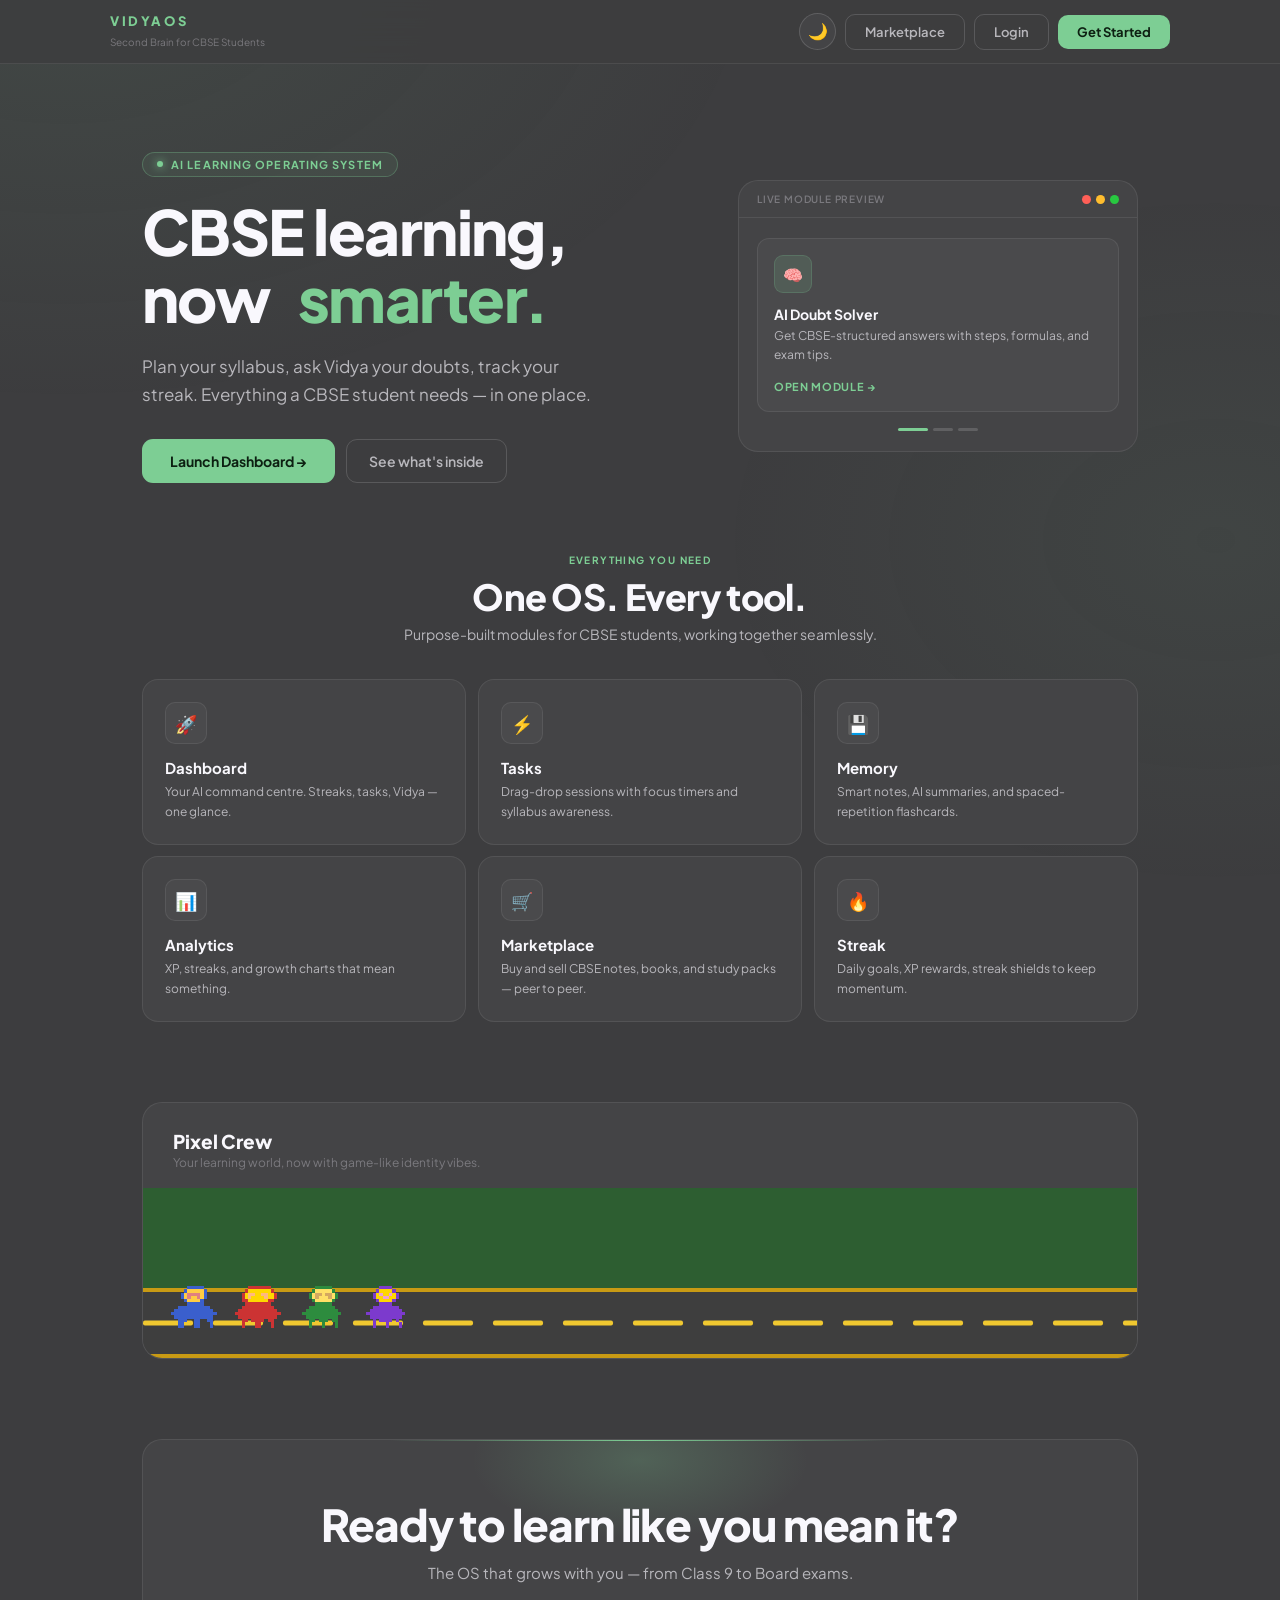
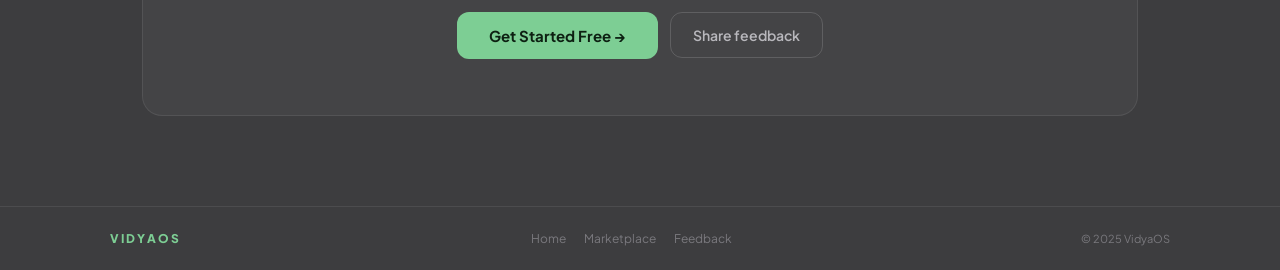
<file: marketplace index.html>
<!DOCTYPE html>
<html lang="en" data-theme="dark">
<head>
  <meta charset="UTF-8"/><meta name="viewport" content="width=device-width, initial-scale=1.0"/>
  <title>VidyaOS — Second Brain for CBSE Students</title>
  <link href="https://fonts.googleapis.com/css2?family=Plus+Jakarta+Sans:wght@300;400;500;600;700;800&display=swap" rel="stylesheet"/>
  <link rel="stylesheet" href="shared.css"/>
  <style>
    body::after{content:'';position:fixed;inset:0;z-index:-1;pointer-events:none;background:radial-gradient(ellipse 700px 450px at 5% -5%,rgba(125,206,148,.08),transparent),radial-gradient(ellipse 500px 350px at 95% 60%,rgba(125,206,148,.05),transparent);}
    .hero{max-width:1060px;margin:0 auto;padding:86px 32px 64px;display:grid;grid-template-columns:1fr 400px;gap:52px;align-items:center;}
    .eyebrow{display:inline-flex;align-items:center;gap:8px;padding:5px 14px;border:1px solid rgba(125,206,148,.3);border-radius:100px;background:rgba(125,206,148,.08);margin-bottom:22px;opacity:0;animation:rise .4s var(--ease-out) .15s forwards;}
    .edot{width:6px;height:6px;border-radius:50%;background:var(--lime);box-shadow:0 0 8px var(--lime);animation:pdot 2.2s ease infinite;}
    @keyframes pdot{0%,100%{opacity:1;transform:scale(1)}50%{opacity:.4;transform:scale(.7)}}
    .etxt{font-size:11px;font-weight:700;color:var(--lime);letter-spacing:.1em;text-transform:uppercase;}
    .hero-head{font-size:clamp(36px,5.2vw,62px);font-weight:800;line-height:1.06;letter-spacing:-.025em;color:var(--text);opacity:0;animation:rise .5s var(--ease-out) .25s forwards;}
    .hero-line2{display:flex;align-items:baseline;gap:.3em;white-space:nowrap;line-height:1.1;}
    .carousel-clip{display:inline-block;overflow:hidden;vertical-align:bottom;height:1.1em;}
    .carousel-inner{display:flex;flex-direction:column;transition:transform .5s cubic-bezier(.4,0,.2,1);will-change:transform;}
    .c-item{display:flex;align-items:center;height:1.1em;font-size:clamp(36px,5.2vw,62px);font-weight:800;letter-spacing:-.025em;white-space:nowrap;}
    .c-item:nth-child(1){color:var(--lime);}.c-item:nth-child(2){color:#f0a030;}.c-item:nth-child(3){color:#e0607a;}.c-item:nth-child(4){color:#60c8e8;}
    .hero-sub{font-size:17px;font-weight:400;line-height:1.65;color:var(--text2);margin:20px 0 30px;max-width:450px;opacity:0;animation:rise .5s var(--ease-out) .45s forwards;}
    .hero-btns{display:flex;gap:11px;opacity:0;animation:rise .5s var(--ease-out) .55s forwards;}
    .blg{padding:13px 28px;font-size:14px;border-radius:11px;}
    .blgg{padding:12px 22px;font-size:14px;border-radius:11px;border:1px solid var(--border2);}
    .hcard{background:var(--surface);border:1px solid var(--border);border-radius:20px;overflow:hidden;opacity:0;transform:translateY(22px) scale(.98);animation:crise .6s var(--ease-out) .5s forwards;transition:background .3s,border-color .3s;}
    @keyframes crise{to{opacity:1;transform:none}}
    .hctop{padding:12px 18px;border-bottom:1px solid var(--border);display:flex;align-items:center;justify-content:space-between;}
    .hclbl{font-size:10px;font-weight:600;color:var(--text3);letter-spacing:.08em;text-transform:uppercase;}
    .wdots{display:flex;gap:5px;}.wd{width:9px;height:9px;border-radius:50%;}
    .hcbody{padding:20px 18px;}
    .mpill{background:var(--surface2);border:1px solid var(--border);border-radius:12px;padding:16px;cursor:pointer;transition:transform .22s var(--ease),border-color .22s;will-change:transform;}
    .mpill:hover{transform:translateY(-3px);border-color:rgba(125,206,148,.35);}
    .micon{width:38px;height:38px;border-radius:9px;background:var(--lime-soft);border:1px solid rgba(125,206,148,.2);display:flex;align-items:center;justify-content:center;font-size:16px;margin-bottom:12px;}
    .mname{font-size:14px;font-weight:700;color:var(--text);margin-bottom:4px;}
    .mdesc{font-size:12px;color:var(--text2);line-height:1.55;margin-bottom:10px;}
    .mcta{font-size:11px;font-weight:700;color:var(--lime);letter-spacing:.06em;text-transform:uppercase;display:inline-flex;align-items:center;gap:4px;transition:gap .18s;cursor:pointer;}
    .mcta:hover{gap:8px;}
    .sdots{display:flex;gap:5px;margin-top:16px;justify-content:center;}
    .sdot{width:20px;height:3px;border-radius:2px;background:var(--border2);cursor:pointer;transition:background .2s,width .25s var(--ease);}
    .sdot.on{background:var(--lime);width:30px;}
    .feats{max-width:1060px;margin:0 auto;padding:0 32px 80px;}
    .fg{display:grid;grid-template-columns:repeat(3,1fr);gap:12px;}
    .fc{background:var(--surface);border:1px solid var(--border);border-radius:16px;padding:22px;text-decoration:none;display:block;position:relative;overflow:hidden;transition:transform .22s var(--ease),border-color .22s,background .3s;will-change:transform;opacity:0;transform:translateY(16px);}
    .fc::after{content:'';position:absolute;inset:0;background:radial-gradient(circle at 0% 0%,var(--lime-soft),transparent 55%);opacity:0;transition:opacity .28s;}
    .fc:hover{transform:translateY(-4px);border-color:rgba(125,206,148,.28);}.fc:hover::after{opacity:1;}
    .fc.in{animation:rise .45s var(--ease-out) forwards;}
    .fi{width:42px;height:42px;border-radius:10px;background:var(--surface2);border:1px solid var(--border);display:flex;align-items:center;justify-content:center;font-size:18px;margin-bottom:14px;transition:background .22s,border-color .22s;position:relative;z-index:1;}
    .fc:hover .fi{background:var(--lime-soft);border-color:rgba(125,206,148,.3);}
    .fn{font-size:15px;font-weight:700;color:var(--text);margin-bottom:5px;position:relative;z-index:1;}
    .fd{font-size:12px;color:var(--text2);line-height:1.65;position:relative;z-index:1;}
    .fa{position:absolute;bottom:17px;right:17px;z-index:1;font-size:13px;color:var(--text3);opacity:0;transform:translate(-4px,4px);transition:opacity .18s,transform .18s;}
    .fc:hover .fa{opacity:1;transform:none;}
    .pxs{max-width:1060px;margin:0 auto;padding:0 32px 80px;}
    .pxstage{background:var(--surface);border:1px solid var(--border);border-radius:20px;overflow:hidden;transition:background .3s,border-color .3s;}
    .pxtop{padding:26px 30px 18px;}.pxtop h3{font-size:19px;font-weight:800;color:var(--text);margin-bottom:2px;}.pxtop p{font-size:12px;color:var(--text3);}
    .rs{position:relative;height:170px;background:#2d5e31;overflow:hidden;}
    #gc{display:block;width:100%;height:100%;image-rendering:pixelated;position:absolute;top:0;left:0;}
    .rstrip{position:absolute;bottom:0;width:100%;height:70px;background:#3e3e3e;z-index:3;}
    .rstrip::before{content:'';position:absolute;top:0;left:0;right:0;height:4px;background:#c89a14;}
    .rstrip::after{content:'';position:absolute;bottom:0;left:0;right:0;height:4px;background:#c89a14;}
    .rdashes{position:absolute;top:50%;width:200%;height:5px;transform:translateY(-50%);display:flex;animation:rdsh 1.7s linear infinite;z-index:4;}
    @keyframes rdsh{from{transform:translateY(-50%) translateX(0)}to{transform:translateY(-50%) translateX(-50%)}}
    .rd{width:50px;height:5px;background:#f0c830;margin-right:20px;border-radius:2px;flex-shrink:0;}
    .pavs{position:absolute;bottom:20px;left:28px;display:flex;gap:12px;z-index:5;}
    canvas.av{image-rendering:pixelated;width:52px;height:52px;display:block;}
    .ctasec{max-width:1060px;margin:0 auto;padding:0 32px 90px;}
    .ctain{background:var(--surface);border:1px solid var(--border);border-radius:20px;padding:56px 44px;text-align:center;position:relative;overflow:hidden;transition:background .3s,border-color .3s;}
    .ctain::before{content:'';position:absolute;top:0;left:50%;transform:translateX(-50%);width:500px;height:1px;background:linear-gradient(90deg,transparent,var(--lime),transparent);}
    .ctag{position:absolute;top:-60px;left:50%;transform:translateX(-50%);width:340px;height:160px;background:radial-gradient(ellipse,var(--lime-glow),transparent 70%);pointer-events:none;}
    .ctah{font-size:clamp(24px,4vw,44px);font-weight:800;letter-spacing:-.025em;color:var(--text);margin-bottom:11px;position:relative;}
    .ctas{font-size:15px;color:var(--text2);margin-bottom:30px;position:relative;}
    .ctabtns{display:flex;align-items:center;justify-content:center;gap:12px;position:relative;}
    @media(max-width:860px){.hero{grid-template-columns:1fr;padding:60px 24px 48px;}.hcard{display:none;}.fg{grid-template-columns:repeat(2,1fr);}}
    @media(max-width:540px){.fg{grid-template-columns:1fr;}.ctain{padding:36px 22px;}.ctabtns{flex-direction:column;}}
  </style>
</head>
<body>
<nav style="animation:sdown .45s ease forwards;">
  <div class="ni">
    <a href="index.html" class="brand"><span class="bn">VidyaOS</span><span class="bt">Second Brain for CBSE Students</span></a>
    <div class="nr">
      <button class="tt" id="tt" aria-label="Toggle theme">🌙</button>
      <a href="marketplace.html" class="btn bg_">Marketplace</a>
      <a href="#" class="btn bg_">Login</a>
      <a href="#" class="btn bp">Get Started</a>
    </div>
  </div>
</nav>
<section class="hero">
  <div>
    <div class="eyebrow"><div class="edot"></div><span class="etxt">AI Learning Operating System</span></div>
    <div class="hero-head">
      CBSE learning,<br>
      <div class="hero-line2">
        <span>now&nbsp;</span>
        <span class="carousel-clip" id="clip">
          <span class="carousel-inner" id="ci">
            <span class="c-item">smarter.</span>
            <span class="c-item">faster.</span>
            <span class="c-item">together.</span>
            <span class="c-item">yours.</span>
          </span>
        </span>
      </div>
    </div>
    <p class="hero-sub">Plan your syllabus, ask Vidya your doubts, track your streak. Everything a CBSE student needs — in one place.</p>
    <div class="hero-btns">
      <a href="#" class="btn bp blg">Launch Dashboard →</a>
      <a href="#features" class="btn bg_ blgg">See what's inside</a>
    </div>
  </div>
  <div class="hcard">
    <div class="hctop"><span class="hclbl">Live module preview</span><div class="wdots"><div class="wd" style="background:#ff5f57"></div><div class="wd" style="background:#ffbd2e"></div><div class="wd" style="background:#28c840"></div></div></div>
    <div class="hcbody">
      <div class="mpill"><div class="micon" id="hi">🧠</div><div class="mname" id="hn">AI Doubt Solver</div><div class="mdesc" id="hd">Get CBSE-structured answers with steps, formulas, and exam tips.</div><span class="mcta">Open module →</span></div>
      <div class="sdots" id="sd"></div>
    </div>
  </div>
</section>
<section class="feats" id="features">
  <div class="sh rev"><span class="slbl">Everything you need</span><div class="sttl">One OS. Every tool.</div><div class="ssub">Purpose-built modules for CBSE students, working together seamlessly.</div></div>
  <div class="fg">
    <a href="#" class="fc" data-d="0"><div class="fi">🚀</div><div class="fn">Dashboard</div><div class="fd">Your AI command centre. Streaks, tasks, Vidya — one glance.</div><div class="fa">↗</div></a>
    <a href="#" class="fc" data-d="1"><div class="fi">⚡</div><div class="fn">Tasks</div><div class="fd">Drag-drop sessions with focus timers and syllabus awareness.</div><div class="fa">↗</div></a>
    <a href="#" class="fc" data-d="2"><div class="fi">💾</div><div class="fn">Memory</div><div class="fd">Smart notes, AI summaries, and spaced-repetition flashcards.</div><div class="fa">↗</div></a>
    <a href="#" class="fc" data-d="3"><div class="fi">📊</div><div class="fn">Analytics</div><div class="fd">XP, streaks, and growth charts that mean something.</div><div class="fa">↗</div></a>
    <a href="marketplace.html" class="fc" data-d="4"><div class="fi">🛒</div><div class="fn">Marketplace</div><div class="fd">Buy and sell CBSE notes, books, and study packs — peer to peer.</div><div class="fa">↗</div></a>
    <a href="#" class="fc" data-d="5"><div class="fi">🔥</div><div class="fn">Streak</div><div class="fd">Daily goals, XP rewards, streak shields to keep momentum.</div><div class="fa">↗</div></a>
  </div>
</section>
<section class="pxs">
  <div class="pxstage rev">
    <div class="pxtop"><h3>Pixel Crew</h3><p>Your learning world, now with game-like identity vibes.</p></div>
    <div class="rs"><canvas id="gc"></canvas><div class="rstrip"><div class="rdashes" id="rdashes"></div></div><div class="pavs" id="pav"></div></div>
  </div>
</section>
<section class="ctasec">
  <div class="ctain rev">
    <div class="ctag"></div>
    <h2 class="ctah">Ready to learn like you mean it?</h2>
    <p class="ctas">The OS that grows with you — from Class 9 to Board exams.</p>
    <div class="ctabtns">
      <a href="#" class="btn bp" style="padding:14px 32px;font-size:15px;border-radius:12px;">Get Started Free →</a>
      <a href="feedback.html" class="btn bg_" style="padding:13px 22px;font-size:14px;border-radius:12px;">Share feedback</a>
    </div>
  </div>
</section>
<footer><div class="fi2"><span class="fbrand">VidyaOS</span><div class="flinks"><a href="index.html">Home</a><a href="marketplace.html">Marketplace</a><a href="feedback.html">Feedback</a></div><span class="fcopy">© 2025 VidyaOS</span></div></footer>
<script>
const tt=document.getElementById('tt'),h=document.documentElement;let dk=true;
tt.onclick=()=>{dk=!dk;h.setAttribute('data-theme',dk?'dark':'light');tt.textContent=dk?'🌙':'☀️';tt.style.transform='scale(1.15) rotate(22deg)';setTimeout(()=>tt.style.transform='',280);};
// CAROUSEL — JS translateY on fixed item heights
const items=[...document.querySelectorAll('.c-item')];
const inner=document.getElementById('ci'),clip=document.getElementById('clip');
let cidx=0;
function setClip(){const h2=items[0].offsetHeight;clip.style.height=h2+'px';let maxW=0;items.forEach(it=>{maxW=Math.max(maxW,it.scrollWidth);});clip.style.width=maxW+'px';}
function nextC(){cidx=(cidx+1)%items.length;inner.style.transform=`translateY(-${cidx*items[0].offsetHeight}px)`;}
setTimeout(()=>{setClip();setInterval(nextC,2400);},300);
window.addEventListener('resize',setClip,{passive:true});
// REVEAL
document.querySelectorAll('.rev').forEach(el=>new IntersectionObserver((es,o)=>es.forEach(e=>{if(e.isIntersecting){e.target.classList.add('vis');o.unobserve(e.target);}}),{threshold:.1}).observe(el));
document.querySelectorAll('.fc').forEach(c=>new IntersectionObserver((es,o)=>es.forEach(e=>{if(e.isIntersecting){setTimeout(()=>e.target.classList.add('in'),+e.target.dataset.d*70);o.unobserve(e.target);}}),{threshold:.08}).observe(c));
// SLIDES
const sls=[{i:'🧠',n:'AI Doubt Solver',d:'CBSE answers with steps, formulas, exam tips.'},{i:'📅',n:'Focus Planner',d:'Plan sessions, run focus mode, keep streak alive.'},{i:'📚',n:'Memory Bank',d:'Notes, summaries, flashcards — synced everywhere.'}];
const sdEl=document.getElementById('sd'),hI=document.getElementById('hi'),hN=document.getElementById('hn'),hD=document.getElementById('hd'),pill=document.querySelector('.mpill');
let cur=0;sls.forEach((_,i)=>{const d=document.createElement('div');d.className='sdot'+(i===0?' on':'');d.onclick=()=>go(i);sdEl.appendChild(d);});
function go(i){cur=i;pill.style.cssText='opacity:0;transform:translateY(6px);transition:opacity .2s,transform .2s;';setTimeout(()=>{const s=sls[i];hI.textContent=s.i;hN.textContent=s.n;hD.textContent=s.d;pill.style.cssText='opacity:1;transform:none;transition:opacity .22s,transform .22s;';document.querySelectorAll('.sdot').forEach((d,j)=>d.classList.toggle('on',j===i));},130);}
setInterval(()=>go((cur+1)%sls.length),3400);
// ROAD
const rd=document.getElementById('rdashes');for(let i=0;i<48;i++){const d=document.createElement('div');d.className='rd';rd.appendChild(d);}
// SPRITES
function mkS(pal,px){const c=document.createElement('canvas');c.width=16;c.height=16;c.className='av';const ctx=c.getContext('2d');px.forEach((r,y)=>r.forEach((p,x)=>{if(p>0){ctx.fillStyle=pal[p-1];ctx.fillRect(x,y,1,1);}}));return c;}
[{pal:['#3a5fcd','#ffcc44','#e08080'],px:[[0,0,0,0,0,1,1,1,1,1,0,0,0,0,0,0],[0,0,0,0,1,2,2,2,2,2,1,0,0,0,0,0],[0,0,0,1,2,3,3,3,3,2,1,0,0,0,0,0],[0,0,0,1,2,3,2,2,3,2,1,0,0,0,0,0],[0,0,0,0,1,2,2,2,2,1,0,0,0,0,0,0],[0,0,0,0,0,1,1,1,1,1,0,0,0,0,0,0],[0,0,1,1,1,1,1,1,1,1,1,1,0,0,0,0],[0,1,1,1,1,1,1,1,1,1,1,1,1,0,0,0],[1,1,1,1,1,1,1,1,1,1,1,1,1,1,0,0],[0,1,1,1,1,1,1,1,1,1,1,1,1,0,0,0],[0,0,1,1,1,0,0,1,1,0,0,1,1,0,0,0],[0,0,1,1,0,0,0,1,1,0,0,0,1,0,0,0],[0,0,1,1,0,0,0,1,1,0,0,0,1,0,0,0],[0,0,0,0,0,0,0,0,0,0,0,0,0,0,0,0],[0,0,0,0,0,0,0,0,0,0,0,0,0,0,0,0],[0,0,0,0,0,0,0,0,0,0,0,0,0,0,0,0]]},{pal:['#cc3333','#ffd700','#ffb880'],px:[[0,0,0,0,1,1,1,1,1,1,1,0,0,0,0,0],[0,0,0,1,2,2,2,2,2,2,2,1,0,0,0,0],[0,0,1,2,3,3,2,2,3,3,2,2,1,0,0,0],[0,0,1,2,3,2,2,2,2,3,2,2,1,0,0,0],[0,0,1,1,2,2,2,2,2,2,1,1,0,0,0,0],[0,0,0,1,1,1,1,1,1,1,1,0,0,0,0,0],[0,0,1,1,1,1,1,1,1,1,1,1,0,0,0,0],[0,1,1,1,1,1,1,1,1,1,1,1,1,0,0,0],[1,1,1,1,1,1,1,1,1,1,1,1,1,1,0,0],[0,1,1,1,1,1,1,1,1,1,1,1,1,0,0,0],[0,0,1,1,0,1,1,1,1,0,1,1,0,0,0,0],[0,0,1,0,0,0,1,1,0,0,0,1,0,0,0,0],[0,0,1,0,0,0,1,1,0,0,0,1,0,0,0,0],[0,0,0,0,0,0,0,0,0,0,0,0,0,0,0,0],[0,0,0,0,0,0,0,0,0,0,0,0,0,0,0,0],[0,0,0,0,0,0,0,0,0,0,0,0,0,0,0,0]]},{pal:['#2d8c3e','#ffe066','#d4a860'],px:[[0,0,0,0,0,1,1,1,1,1,0,0,0,0,0,0],[0,0,0,0,1,2,2,2,2,2,1,0,0,0,0,0],[0,0,0,1,2,3,3,2,3,3,2,1,0,0,0,0],[0,0,0,1,2,3,2,2,2,3,2,1,0,0,0,0],[0,0,0,0,1,2,2,2,2,2,1,0,0,0,0,0],[0,0,0,0,0,1,1,1,1,1,0,0,0,0,0,0],[0,0,0,1,1,1,1,1,1,1,1,0,0,0,0,0],[0,0,1,1,1,1,1,1,1,1,1,1,0,0,0,0],[0,1,1,1,1,1,1,1,1,1,1,1,1,0,0,0],[0,0,1,1,1,1,1,1,1,1,1,1,0,0,0,0],[0,0,0,1,1,0,1,1,1,0,1,1,0,0,0,0],[0,0,0,1,0,0,0,1,0,0,0,1,0,0,0,0],[0,0,0,1,0,0,0,1,0,0,0,1,0,0,0,0],[0,0,0,0,0,0,0,0,0,0,0,0,0,0,0,0],[0,0,0,0,0,0,0,0,0,0,0,0,0,0,0,0],[0,0,0,0,0,0,0,0,0,0,0,0,0,0,0,0]]},{pal:['#7c3acd','#ffd700','#f0a0d0'],px:[[0,0,0,0,0,1,1,1,1,0,0,0,0,0,0,0],[0,0,0,0,1,2,2,2,2,1,0,0,0,0,0,0],[0,0,0,1,2,3,2,2,3,2,1,0,0,0,0,0],[0,0,0,1,2,2,3,3,2,2,1,0,0,0,0,0],[0,0,0,0,1,2,2,2,2,1,0,0,0,0,0,0],[0,0,0,0,0,1,1,1,1,0,0,0,0,0,0,0],[0,0,0,1,1,1,1,1,1,1,1,0,0,0,0,0],[0,0,1,1,1,1,1,1,1,1,1,1,0,0,0,0],[0,1,1,1,1,1,1,1,1,1,1,1,1,0,0,0],[0,0,1,1,1,1,1,1,1,1,1,1,0,0,0,0],[0,0,0,1,0,1,1,1,1,0,1,0,0,0,0,0],[0,0,0,1,0,0,0,1,0,0,0,1,0,0,0,0],[0,0,0,1,0,0,0,1,0,0,0,1,0,0,0,0],[0,0,0,0,0,0,0,0,0,0,0,0,0,0,0,0],[0,0,0,0,0,0,0,0,0,0,0,0,0,0,0,0],[0,0,0,0,0,0,0,0,0,0,0,0,0,0,0,0]]}].forEach(s=>document.getElementById('pav').appendChild(mkS(s.pal,s.px)));
// GRASS
const gC=document.getElementById('gc'),gx=gC.getContext('2d'),PX=4,GC=['#1b6120','#268a2c','#31aa38','#3cc444','#165619','#23742a'],TC=['#4ed458','#62e86c','#40c44a'];
function ig(){gC.width=gC.offsetWidth||900;gC.height=gC.offsetHeight||100;return bl();}
function bl(){const bs=[];for(let x=0;x<gC.width+PX*2;x+=PX*2)bs.push({x,col:GC[Math.floor(Math.random()*GC.length)],tip:TC[Math.floor(Math.random()*TC.length)],h:(3+Math.floor(Math.random()*5))*PX,phase:Math.random()*Math.PI*2,speed:.7+Math.random()*.9,sway:PX*(.4+Math.random()*.85)});return bs;}
let blades=ig(),raf;
function dg(ts){const t=ts/1000;gx.clearRect(0,0,gC.width,gC.height);gx.fillStyle='#1e5222';gx.fillRect(0,gC.height-PX,gC.width,PX);blades.forEach(b=>{const sw=Math.sin(t*b.speed+b.phase)*b.sway,st=Math.floor(b.h/PX);for(let i=0;i<st-1;i++){const px=Math.round((b.x+sw*(i/st))/PX)*PX,py=gC.height-(i+1)*PX;gx.fillStyle=b.col;gx.fillRect(px,py,PX,PX);}gx.fillStyle=b.tip;gx.fillRect(Math.round((b.x+sw)/PX)*PX,gC.height-b.h,PX,PX);});raf=requestAnimationFrame(dg);}
raf=requestAnimationFrame(dg);
window.addEventListener('resize',()=>{cancelAnimationFrame(raf);blades=ig();raf=requestAnimationFrame(dg);},{passive:true});
</script>
</body>
</html>
</file>
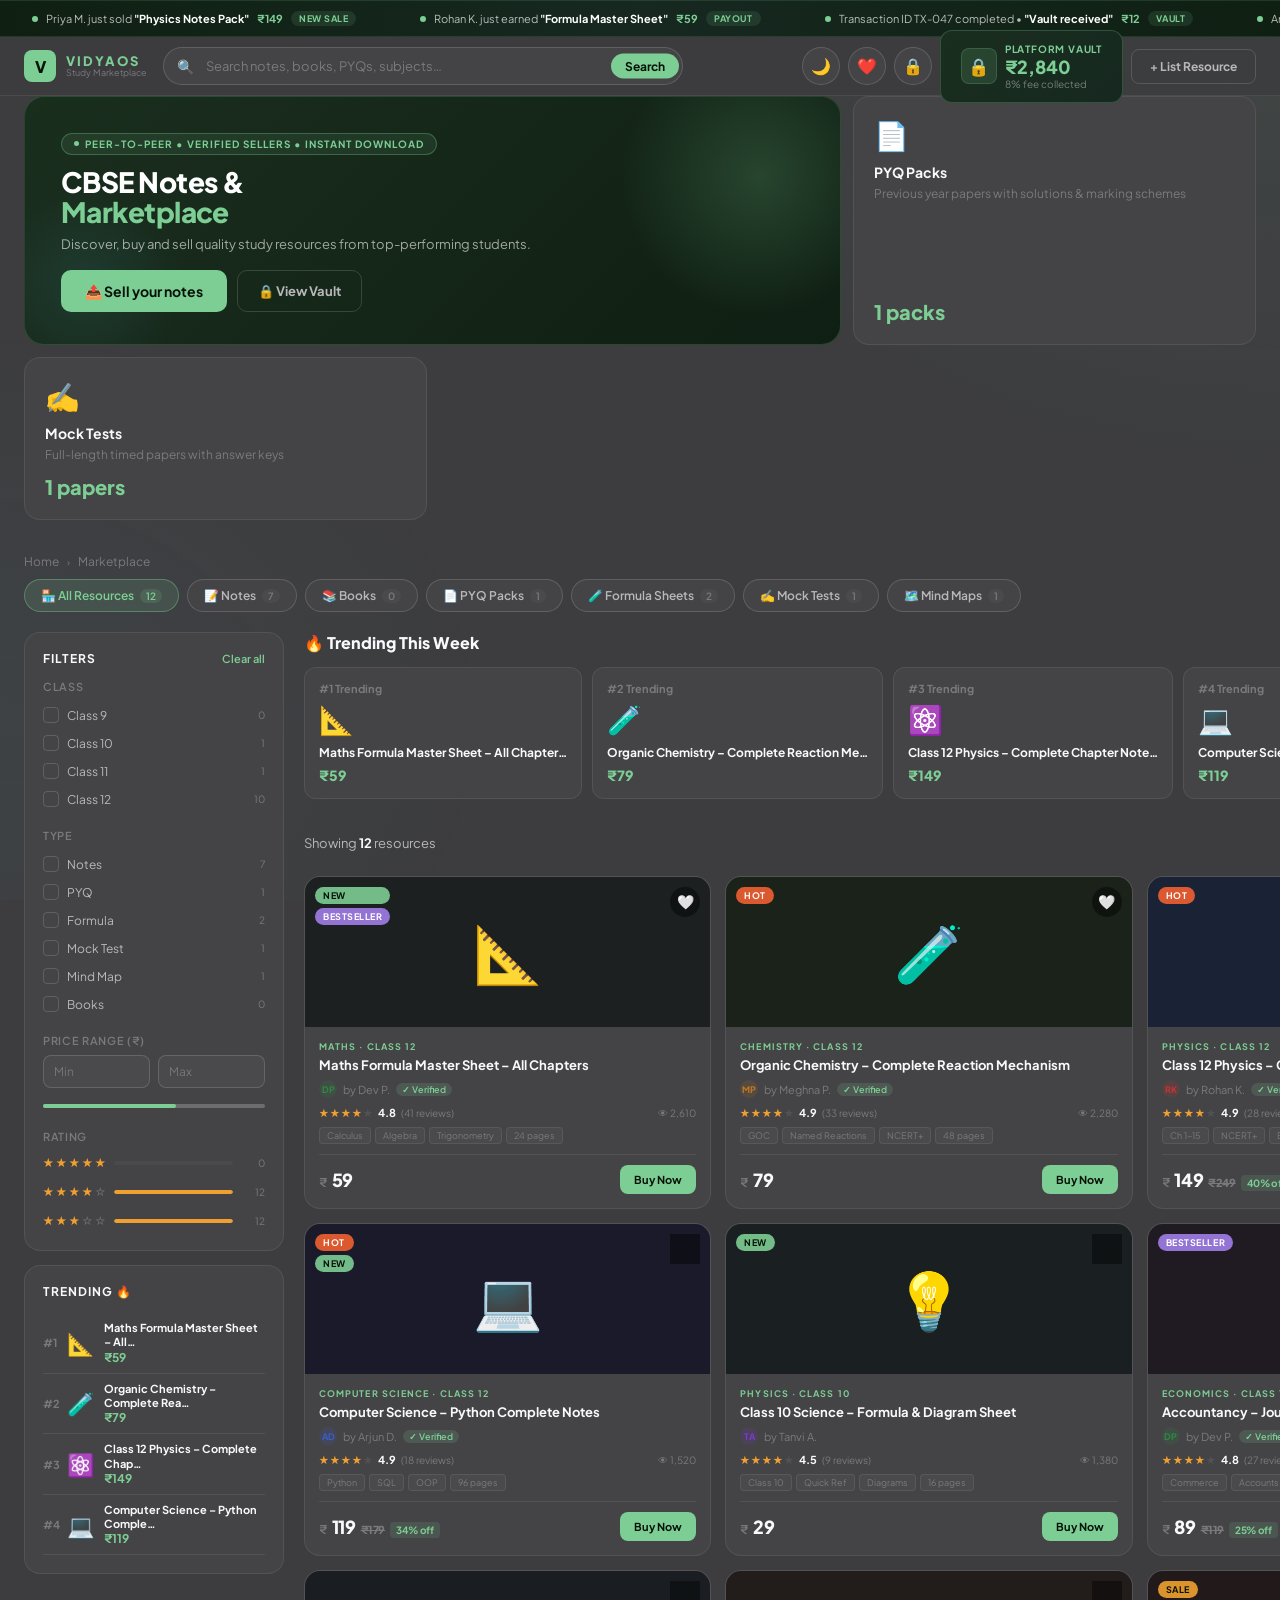
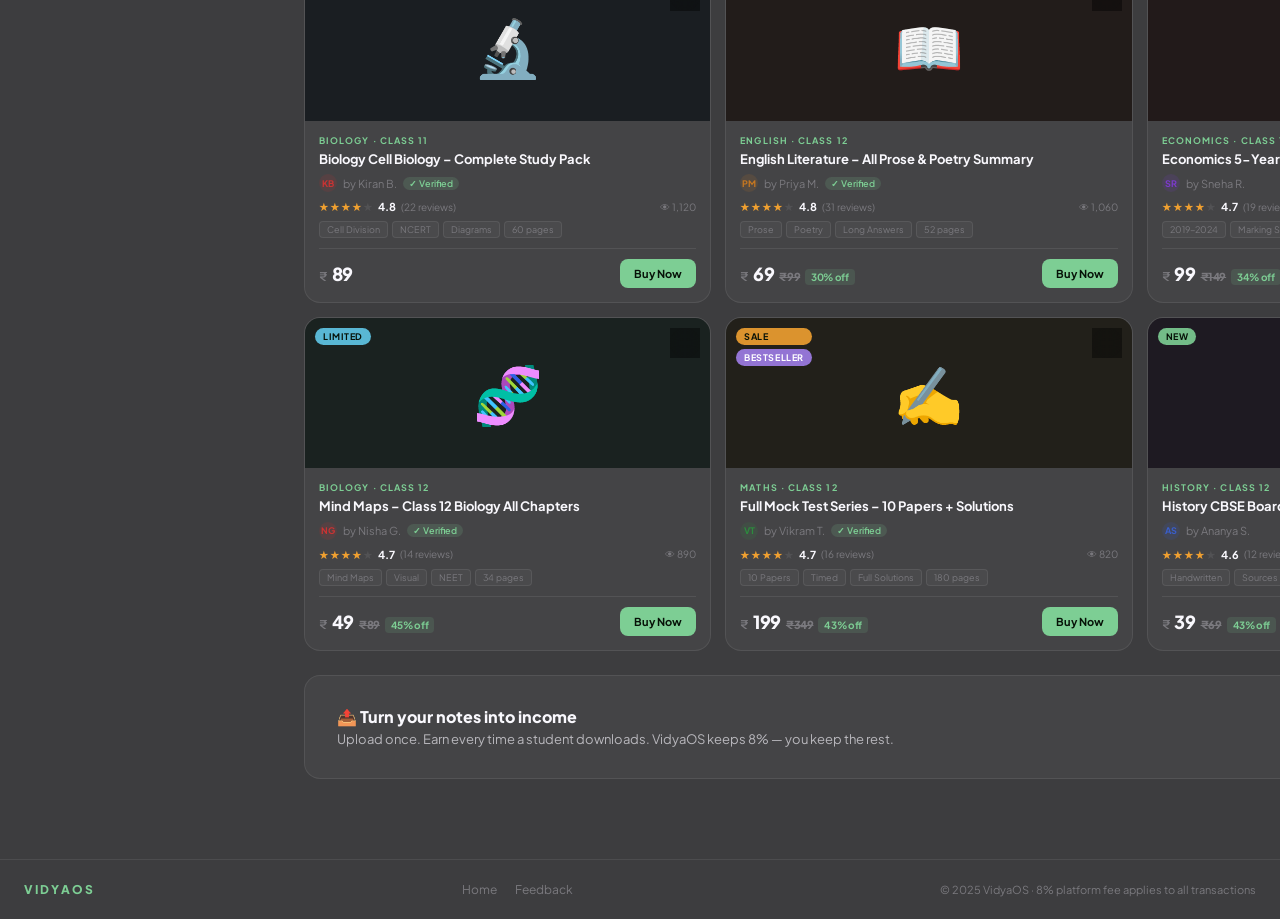
<file: marketplace.html>
<!DOCTYPE html>
<html lang="en" data-theme="dark">
<head>
<meta charset="UTF-8"/><meta name="viewport" content="width=device-width,initial-scale=1"/>
<title>VidyaOS Marketplace — Buy & Sell CBSE Study Resources</title>
<link href="https://fonts.googleapis.com/css2?family=Plus+Jakarta+Sans:ital,wght@0,300;0,400;0,500;0,600;0,700;0,800;1,400&display=swap" rel="stylesheet"/>
<style>
/* ═══════════════════ TOKENS ═══════════════════ */
*,*::before,*::after{box-sizing:border-box;margin:0;padding:0}
html{-webkit-font-smoothing:antialiased;scroll-behavior:smooth}
:root{
  --lime:#7dce94;--lime-d:#5db578;--lime-s:rgba(125,206,148,.13);--lime-g:rgba(125,206,148,.22);
  --bg:#3d3d3f;--bg2:#363638;--surf:#444446;--surf2:#4a4a4c;--surf3:#525254;
  --bord:rgba(255,255,255,.08);--bord2:rgba(255,255,255,.15);--bord3:rgba(255,255,255,.22);
  --tx:#f9f8fd;--tx2:#b8b7bc;--tx3:#7a797e;
  --amber:#f0a030;--red:#e05555;--blue:#60c8e8;--purple:#a07ee8;
  --ease:cubic-bezier(.4,0,.2,1);--eout:cubic-bezier(0,0,.2,1);--esp:cubic-bezier(.34,1.56,.64,1);
  --fn:'Plus Jakarta Sans',sans-serif;
  --r4:4px;--r8:8px;--r12:12px;--r16:16px;--r20:20px;--r99:999px;
}
[data-theme=light]{
  --bg:#f9f8fd;--bg2:#f0eff4;--surf:#fff;--surf2:#f6f5f3;--surf3:#eeecf0;
  --bord:rgba(0,0,0,.07);--bord2:rgba(0,0,0,.13);--bord3:rgba(0,0,0,.2);
  --tx:#1a1a1c;--tx2:#555458;--tx3:#8f8e94;
}
body{font-family:var(--fn);background:var(--bg);color:var(--tx);overflow-x:hidden;transition:background .3s,color .3s;min-height:100vh;}
body::after{content:'';position:fixed;inset:0;z-index:-1;pointer-events:none;
  background:radial-gradient(ellipse 700px 500px at 100% 0%,rgba(125,206,148,.06),transparent),
             radial-gradient(ellipse 500px 400px at 0% 80%,rgba(96,200,232,.04),transparent);}
@keyframes rise{from{opacity:0;transform:translateY(14px)}to{opacity:1;transform:none}}
@keyframes fadeIn{from{opacity:0}to{opacity:1}}
@keyframes slideDown{from{opacity:0;transform:translateY(-10px)}to{opacity:1;transform:none}}
@keyframes pop{from{transform:scale(.6);opacity:0}to{transform:scale(1);opacity:1}}
@keyframes shimmer{0%{background-position:-200% 0}100%{background-position:200% 0}}
@keyframes spin{to{transform:rotate(360deg)}}
@keyframes pulse{0%,100%{opacity:1}50%{opacity:.5}}
@keyframes heartbeat{0%,100%{transform:scale(1)}50%{transform:scale(1.3)}}

/* ═══════════════════ NAV ═══════════════════ */
nav{position:sticky;top:0;z-index:500;background:color-mix(in srgb,var(--bg) 85%,transparent);backdrop-filter:blur(24px);-webkit-backdrop-filter:blur(24px);border-bottom:1px solid var(--bord);animation:slideDown .4s var(--eout) forwards;}
.nav-wrap{max-width:1280px;margin:0 auto;padding:0 24px;display:flex;align-items:center;gap:16px;height:58px;}
.nav-brand{text-decoration:none;display:flex;align-items:center;gap:10px;flex-shrink:0;}
.nav-logo{width:32px;height:32px;border-radius:8px;background:var(--lime);display:flex;align-items:center;justify-content:center;font-size:16px;font-weight:800;color:#071208;}
.nav-brand-text{display:flex;flex-direction:column;line-height:1;}
.nav-brand-name{font-size:13px;font-weight:800;letter-spacing:.15em;color:var(--lime);text-transform:uppercase;}
.nav-brand-sub{font-size:9px;color:var(--tx3);}
.nav-search{flex:1;max-width:520px;position:relative;}
.nav-search input{width:100%;font-family:var(--fn);font-size:13px;background:var(--surf);border:1px solid var(--bord2);border-radius:var(--r99);padding:10px 16px 10px 42px;color:var(--tx);outline:none;transition:border-color .2s,box-shadow .2s;}
.nav-search input:focus{border-color:rgba(125,206,148,.5);box-shadow:0 0 0 3px rgba(125,206,148,.1);}
.nav-search input::placeholder{color:var(--tx3);}
.nav-search-icon{position:absolute;left:14px;top:50%;transform:translateY(-50%);color:var(--tx3);font-size:14px;pointer-events:none;}
.nav-search-btn{position:absolute;right:4px;top:50%;transform:translateY(-50%);background:var(--lime);border:none;border-radius:var(--r99);padding:5px 14px;font-family:var(--fn);font-size:12px;font-weight:700;color:#071208;cursor:pointer;transition:background .2s;}
.nav-search-btn:hover{background:var(--lime-d);}
.nav-right{display:flex;align-items:center;gap:8px;margin-left:auto;}
.nav-icon-btn{width:38px;height:38px;border-radius:50%;background:var(--surf);border:1px solid var(--bord2);display:flex;align-items:center;justify-content:center;font-size:16px;cursor:pointer;transition:transform .2s var(--esp),background .2s;position:relative;}
.nav-icon-btn:hover{transform:scale(1.1);background:var(--surf2);}
.nav-badge{position:absolute;top:0;right:0;width:16px;height:16px;border-radius:50%;background:var(--red);font-size:9px;font-weight:700;color:#fff;display:flex;align-items:center;justify-content:center;border:2px solid var(--bg);}
.nav-btn{font-family:var(--fn);font-size:12px;font-weight:700;padding:9px 18px;border-radius:var(--r8);border:none;cursor:pointer;transition:transform .2s var(--ease),background .2s;will-change:transform;display:inline-flex;align-items:center;gap:6px;text-decoration:none;white-space:nowrap;}
.nav-btn:active{transform:scale(.96);}
.btn-ghost{background:transparent;color:var(--tx2);border:1px solid var(--bord2);}
.btn-ghost:hover{background:var(--surf);color:var(--tx);transform:translateY(-1px);}
.btn-lime{background:var(--lime);color:#071208;}
.btn-lime:hover{background:var(--lime-d);transform:translateY(-1px);}

/* ═══════════════════ BREADCRUMB ═══════════════════ */
.breadcrumb{max-width:1280px;margin:0 auto;padding:10px 24px;display:flex;align-items:center;gap:8px;font-size:12px;color:var(--tx3);}
.breadcrumb a{color:var(--tx3);text-decoration:none;transition:color .15s;}
.breadcrumb a:hover{color:var(--lime);}
.breadcrumb-sep{font-size:10px;}

/* ═══════════════════ HERO BANNER ═══════════════════ */
.hero-banner{max-width:1280px;margin:0 auto;padding:0 24px 24px;display:grid;grid-template-columns:1fr 1fr 1fr;gap:12px;}
.hb-main{grid-column:1/3;background:linear-gradient(135deg,#1a2e1e 0%,#0f1f13 100%);border:1px solid rgba(125,206,148,.2);border-radius:var(--r20);padding:32px 36px;position:relative;overflow:hidden;min-height:180px;display:flex;align-items:center;}
.hb-main::before{content:'';position:absolute;top:-60px;right:-60px;width:280px;height:280px;background:radial-gradient(circle,rgba(125,206,148,.2),transparent 70%);}
.hb-main::after{content:'';position:absolute;bottom:-40px;left:-40px;width:200px;height:200px;background:radial-gradient(circle,rgba(96,200,232,.1),transparent 70%);}
.hb-main-content{position:relative;z-index:1;}
.hb-tag{display:inline-flex;align-items:center;gap:6px;padding:4px 12px;border:1px solid rgba(125,206,148,.3);border-radius:var(--r99);background:rgba(125,206,148,.1);margin-bottom:12px;}
.hb-tag span{font-size:10px;font-weight:700;color:var(--lime);letter-spacing:.1em;text-transform:uppercase;}
.hb-dot{width:5px;height:5px;border-radius:50%;background:var(--lime);animation:pulse 2s infinite;}
.hb-main h1{font-size:28px;font-weight:800;color:#fff;line-height:1.1;margin-bottom:8px;letter-spacing:-.02em;}
.hb-main h1 span{color:var(--lime);}
.hb-main p{font-size:13px;color:rgba(255,255,255,.6);margin-bottom:18px;}
.hb-actions{display:flex;gap:10px;flex-wrap:wrap;}
.hb-side-card{background:var(--surf);border:1px solid var(--bord);border-radius:var(--r16);padding:20px;display:flex;flex-direction:column;justify-content:space-between;transition:border-color .2s,transform .2s;cursor:pointer;}
.hb-side-card:hover{border-color:rgba(125,206,148,.3);transform:translateY(-2px);}
.hb-side-icon{font-size:28px;margin-bottom:10px;}
.hb-side-title{font-size:14px;font-weight:700;color:var(--tx);margin-bottom:4px;}
.hb-side-sub{font-size:12px;color:var(--tx3);line-height:1.5;}
.hb-side-count{font-size:20px;font-weight:800;color:var(--lime);margin-top:10px;}

/* ═══════════════════ CATEGORIES STRIP ═══════════════════ */
.cats-strip{max-width:1280px;margin:0 auto;padding:0 24px 20px;overflow-x:auto;scrollbar-width:none;}
.cats-strip::-webkit-scrollbar{display:none;}
.cats-inner{display:flex;gap:8px;min-width:max-content;}
.cat-pill{padding:8px 16px;border-radius:var(--r99);border:1px solid var(--bord2);background:var(--surf);font-family:var(--fn);font-size:12px;font-weight:600;color:var(--tx2);cursor:pointer;transition:all .18s var(--ease);display:flex;align-items:center;gap:6px;white-space:nowrap;}
.cat-pill:hover{background:var(--surf2);color:var(--tx);border-color:var(--bord3);}
.cat-pill.on{background:var(--lime-s);border-color:rgba(125,206,148,.4);color:var(--lime);}
.cat-count{font-size:10px;background:var(--surf2);padding:1px 6px;border-radius:var(--r99);color:var(--tx3);}
.cat-pill.on .cat-count{background:rgba(125,206,148,.15);color:var(--lime);}

/* ═══════════════════ MAIN LAYOUT ═══════════════════ */
.main-layout{max-width:1280px;margin:0 auto;padding:0 24px 80px;display:grid;grid-template-columns:260px 1fr;gap:20px;}

/* ═══════════════════ SIDEBAR ═══════════════════ */
.sidebar{display:flex;flex-direction:column;gap:14px;}
.sidebar-card{background:var(--surf);border:1px solid var(--bord);border-radius:var(--r16);padding:18px;transition:background .3s,border-color .3s;}
.sidebar-title{font-size:12px;font-weight:700;color:var(--tx);text-transform:uppercase;letter-spacing:.08em;margin-bottom:14px;display:flex;align-items:center;justify-content:space-between;}
.sidebar-clear{font-size:11px;color:var(--lime);cursor:pointer;font-weight:600;text-transform:none;letter-spacing:0;}
.filter-group{margin-bottom:16px;}
.filter-group:last-child{margin-bottom:0;}
.filter-group-label{font-size:11px;font-weight:600;color:var(--tx3);margin-bottom:8px;text-transform:uppercase;letter-spacing:.06em;}
.filter-option{display:flex;align-items:center;gap:8px;padding:6px 0;cursor:pointer;transition:color .15s;}
.filter-option:hover .fo-label{color:var(--tx);}
.filter-checkbox{width:16px;height:16px;border-radius:4px;border:1px solid var(--bord2);background:transparent;display:flex;align-items:center;justify-content:center;transition:background .15s,border-color .15s;flex-shrink:0;}
.filter-option.checked .filter-checkbox{background:var(--lime);border-color:var(--lime);}
.filter-option.checked .filter-checkbox::after{content:'✓';font-size:10px;font-weight:800;color:#071208;}
.fo-label{font-size:12px;color:var(--tx2);flex:1;}
.fo-count{font-size:10px;color:var(--tx3);}
.price-range{display:flex;flex-direction:column;gap:10px;}
.price-inputs{display:grid;grid-template-columns:1fr 1fr;gap:8px;}
.price-input{font-family:var(--fn);font-size:12px;background:var(--surf2);border:1px solid var(--bord2);border-radius:var(--r8);padding:8px 10px;color:var(--tx);outline:none;width:100%;transition:border-color .2s;}
.price-input:focus{border-color:rgba(125,206,148,.4);}
.price-slider-wrap{position:relative;height:4px;background:var(--bord3);border-radius:2px;margin:6px 0;}
.price-slider-fill{position:absolute;height:100%;background:var(--lime);border-radius:2px;left:0;width:60%;}
.rating-stars{display:flex;flex-direction:column;gap:6px;}
.rating-row{display:flex;align-items:center;gap:8px;cursor:pointer;padding:4px 0;}
.rating-row:hover .rs-label{color:var(--tx);}
.rs-stars{display:flex;gap:2px;}
.rs-star{font-size:12px;color:var(--amber);}
.rs-star.empty{color:var(--bord3);}
.rs-label{font-size:11px;color:var(--tx2);}
.rs-bar{flex:1;height:4px;background:var(--surf2);border-radius:2px;overflow:hidden;}
.rs-fill{height:100%;background:var(--amber);border-radius:2px;}
.rs-num{font-size:10px;color:var(--tx3);min-width:24px;text-align:right;}

/* ═══════════════════ MAIN CONTENT ═══════════════════ */
.content-area{}
.content-toolbar{display:flex;align-items:center;justify-content:space-between;margin-bottom:16px;gap:12px;flex-wrap:wrap;}
.results-info{font-size:13px;color:var(--tx2);}
.results-info strong{color:var(--tx);font-weight:700;}
.toolbar-right{display:flex;align-items:center;gap:8px;}
.sort-wrap{display:flex;align-items:center;gap:8px;}
.sort-label{font-size:12px;color:var(--tx3);}
.sort-select{font-family:var(--fn);font-size:12px;font-weight:600;background:var(--surf);border:1px solid var(--bord2);border-radius:var(--r8);padding:7px 12px;color:var(--tx2);cursor:pointer;outline:none;transition:border-color .2s;}
.sort-select:focus{border-color:rgba(125,206,148,.4);}
.view-toggle{display:flex;gap:4px;}
.vt-btn{width:32px;height:32px;border-radius:var(--r8);border:1px solid var(--bord2);background:transparent;cursor:pointer;display:flex;align-items:center;justify-content:center;font-size:14px;color:var(--tx3);transition:all .15s;}
.vt-btn.on,.vt-btn:hover{background:var(--surf2);color:var(--tx);border-color:var(--bord3);}

/* ═══════════════════ PRODUCT CARDS ═══════════════════ */
.products-grid{display:grid;grid-template-columns:repeat(3,1fr);gap:14px;}
.products-grid.list-view{grid-template-columns:1fr;}

.pc{background:var(--surf);border:1px solid var(--bord);border-radius:var(--r16);overflow:hidden;transition:transform .22s var(--ease),border-color .22s,box-shadow .22s;cursor:pointer;display:flex;flex-direction:column;opacity:0;transform:translateY(14px);position:relative;}
.pc:hover{transform:translateY(-5px);border-color:rgba(125,206,148,.3);box-shadow:0 16px 40px rgba(0,0,0,.25);}
.pc.in{animation:rise .4s var(--eout) forwards;}
.products-grid.list-view .pc{flex-direction:row;}

.pc-wishlist{position:absolute;top:10px;right:10px;z-index:10;width:30px;height:30px;border-radius:50%;background:rgba(0,0,0,.4);backdrop-filter:blur(8px);border:none;cursor:pointer;display:flex;align-items:center;justify-content:center;font-size:14px;transition:transform .2s var(--esp);color:#fff;}
.pc-wishlist:hover{transform:scale(1.2);}
.pc-wishlist.liked{animation:heartbeat .3s var(--esp);}

.pc-thumb{height:150px;display:flex;align-items:center;justify-content:center;font-size:56px;position:relative;overflow:hidden;flex-shrink:0;}
.products-grid.list-view .pc-thumb{width:140px;height:auto;}
.pc-thumb-overlay{position:absolute;inset:0;display:flex;align-items:flex-end;padding:8px;background:linear-gradient(transparent 50%,rgba(0,0,0,.4));opacity:0;transition:opacity .2s;}
.pc:hover .pc-thumb-overlay{opacity:1;}
.pc-preview-btn{font-size:11px;font-weight:700;padding:5px 12px;border-radius:var(--r99);background:rgba(255,255,255,.9);color:#0d1a0d;border:none;cursor:pointer;}

.pc-badges{position:absolute;top:10px;left:10px;display:flex;flex-direction:column;gap:4px;}
.badge{font-size:9px;font-weight:700;padding:3px 8px;border-radius:var(--r99);letter-spacing:.06em;text-transform:uppercase;}
.badge-hot{background:rgba(240,96,48,.9);color:#fff;}
.badge-new{background:rgba(125,206,148,.9);color:#071208;}
.badge-sale{background:rgba(240,160,48,.9);color:#071208;}
.badge-bestseller{background:rgba(160,126,232,.9);color:#fff;}
.badge-limited{background:rgba(96,200,232,.9);color:#071208;}

.pc-body{padding:14px;flex:1;display:flex;flex-direction:column;}
.pc-subject{font-size:9px;font-weight:700;letter-spacing:.12em;text-transform:uppercase;color:var(--lime);margin-bottom:4px;}
.pc-title{font-size:13px;font-weight:700;color:var(--tx);line-height:1.4;margin-bottom:6px;flex:1;display:-webkit-box;-webkit-line-clamp:2;-webkit-box-orient:vertical;overflow:hidden;}
.pc-seller{display:flex;align-items:center;gap:6px;margin-bottom:8px;}
.pc-avatar{width:18px;height:18px;border-radius:50%;font-size:9px;font-weight:700;display:flex;align-items:center;justify-content:center;flex-shrink:0;}
.pc-seller-name{font-size:11px;color:var(--tx3);}
.pc-seller-badge{font-size:9px;padding:1px 6px;border-radius:var(--r99);background:rgba(125,206,148,.15);color:var(--lime);font-weight:600;}
.pc-rating{display:flex;align-items:center;gap:5px;margin-bottom:8px;}
.pc-stars{display:flex;gap:1px;}
.pc-star{font-size:11px;color:var(--amber);}
.pc-star.empty{color:var(--surf3);}
.pc-rating-num{font-size:11px;font-weight:700;color:var(--tx);}
.pc-rating-count{font-size:10px;color:var(--tx3);}
.pc-tags{display:flex;gap:4px;flex-wrap:wrap;margin-bottom:10px;}
.pc-tag{font-size:9px;padding:2px 7px;border-radius:var(--r4);background:var(--surf2);color:var(--tx3);border:1px solid var(--bord);}
.pc-footer{border-top:1px solid var(--bord);padding-top:10px;display:flex;align-items:center;justify-content:space-between;gap:8px;}
.pc-price-wrap{}
.pc-price{font-size:18px;font-weight:800;color:var(--tx);letter-spacing:-.02em;display:flex;align-items:baseline;gap:5px;}
.pc-rupee{font-size:12px;font-weight:600;color:var(--tx3);}
.pc-orig{font-size:11px;color:var(--tx3);text-decoration:line-through;}
.pc-discount{font-size:10px;font-weight:700;color:var(--lime);background:var(--lime-s);padding:2px 6px;border-radius:var(--r4);}
.pc-buy{font-family:var(--fn);font-size:11px;font-weight:700;padding:8px 14px;border-radius:var(--r8);background:var(--lime);color:#071208;border:none;cursor:pointer;transition:transform .18s var(--ease),background .18s;white-space:nowrap;}
.pc-buy:hover{background:var(--lime-d);transform:scale(1.04);}
.pc-buy:active{transform:scale(.97);}
.pc-views{font-size:10px;color:var(--tx3);display:flex;align-items:center;gap:3px;}

/* Skeleton loader */
.skeleton{background:linear-gradient(90deg,var(--surf2) 25%,var(--surf3) 50%,var(--surf2) 75%);background-size:200% 100%;animation:shimmer 1.5s infinite;border-radius:4px;}

/* ═══════════════════ TRENDING SECTION ═══════════════════ */
.section-header{display:flex;align-items:center;justify-content:space-between;margin-bottom:14px;}
.section-title{font-size:16px;font-weight:800;color:var(--tx);display:flex;align-items:center;gap:8px;}
.section-view-all{font-size:12px;font-weight:600;color:var(--lime);cursor:pointer;display:flex;align-items:center;gap:4px;}
.trending-row{display:flex;gap:10px;overflow-x:auto;scrollbar-width:none;padding-bottom:4px;margin-bottom:24px;}
.trending-row::-webkit-scrollbar{display:none;}
.trending-card{background:var(--surf);border:1px solid var(--bord);border-radius:var(--r12);padding:14px;min-width:200px;cursor:pointer;transition:transform .2s,border-color .2s;flex-shrink:0;}
.trending-card:hover{transform:translateY(-3px);border-color:rgba(125,206,148,.3);}
.trending-rank{font-size:11px;font-weight:700;color:var(--tx3);margin-bottom:6px;}
.trending-emoji{font-size:28px;margin-bottom:8px;display:block;}
.trending-title{font-size:12px;font-weight:700;color:var(--tx);line-height:1.4;margin-bottom:4px;}
.trending-price{font-size:14px;font-weight:800;color:var(--lime);}

/* ═══════════════════ VAULT TICKER ═══════════════════ */
.vault-ticker{background:linear-gradient(90deg,#0f1f12,#162820,#0f1f12);border-top:1px solid rgba(125,206,148,.15);border-bottom:1px solid rgba(125,206,148,.15);padding:10px 0;overflow:hidden;margin-bottom:0;}
.vault-ticker-inner{display:flex;align-items:center;gap:0;animation:ticker 25s linear infinite;width:max-content;}
@keyframes ticker{from{transform:translateX(0)}to{transform:translateX(-50%)}}
.ticker-item{display:flex;align-items:center;gap:8px;padding:0 32px;font-size:11px;white-space:nowrap;flex-shrink:0;}
.ticker-dot{width:6px;height:6px;border-radius:50%;background:var(--lime);}
.ticker-text{color:rgba(255,255,255,.7);}
.ticker-amount{color:var(--lime);font-weight:700;}
.ticker-label{background:rgba(125,206,148,.12);color:var(--lime);font-size:9px;font-weight:700;padding:2px 8px;border-radius:var(--r99);letter-spacing:.06em;text-transform:uppercase;}

/* ═══════════════════ VAULT PANEL ═══════════════════ */
.vault-panel-btn{display:flex;align-items:center;gap:8px;padding:12px 20px;background:linear-gradient(135deg,#1a2e1e,#162820);border:1px solid rgba(125,206,148,.25);border-radius:var(--r12);cursor:pointer;transition:border-color .2s,transform .2s;}
.vault-panel-btn:hover{border-color:rgba(125,206,148,.5);transform:translateY(-1px);}
.vault-icon{width:36px;height:36px;border-radius:var(--r8);background:rgba(125,206,148,.15);border:1px solid rgba(125,206,148,.2);display:flex;align-items:center;justify-content:center;font-size:17px;}
.vault-panel-info{}
.vault-panel-label{font-size:10px;font-weight:700;color:var(--lime);letter-spacing:.08em;text-transform:uppercase;}
.vault-panel-amount{font-size:18px;font-weight:800;color:var(--lime);}
.vault-panel-sub{font-size:10px;color:rgba(255,255,255,.4);}

/* ═══════════════════ MODALS ═══════════════════ */
.overlay{position:fixed;inset:0;background:rgba(0,0,0,.7);backdrop-filter:blur(8px);z-index:1000;display:flex;align-items:center;justify-content:center;padding:16px;opacity:0;pointer-events:none;transition:opacity .25s;}
.overlay.open{opacity:1;pointer-events:all;}
.modal{background:var(--bg);border:1px solid var(--bord2);border-radius:var(--r20);width:100%;max-width:600px;max-height:92vh;overflow-y:auto;position:relative;transform:translateY(20px) scale(.97);transition:transform .3s var(--esp);scrollbar-width:thin;scrollbar-color:var(--bord3) transparent;}
.modal-wide{max-width:780px;}
.overlay.open .modal{transform:none;}
.modal-close{position:absolute;top:16px;right:16px;width:32px;height:32px;border-radius:50%;background:var(--surf2);border:1px solid var(--bord2);cursor:pointer;font-size:16px;color:var(--tx2);display:flex;align-items:center;justify-content:center;transition:all .18s;z-index:10;}
.modal-close:hover{background:var(--surf3);color:var(--tx);transform:scale(1.1);}
.modal-body{padding:28px;}
.modal-h{font-size:20px;font-weight:800;color:var(--tx);margin-bottom:4px;}
.modal-sub{font-size:13px;color:var(--tx3);margin-bottom:22px;}

/* ═══════════════════ PRODUCT DETAIL MODAL ═══════════════════ */
.pd-hero{display:grid;grid-template-columns:200px 1fr;gap:20px;margin-bottom:22px;}
.pd-thumb{height:180px;border-radius:var(--r12);display:flex;align-items:center;justify-content:center;font-size:72px;border:1px solid var(--bord);}
.pd-info{}
.pd-subject{font-size:10px;font-weight:700;color:var(--lime);letter-spacing:.1em;text-transform:uppercase;margin-bottom:6px;}
.pd-title{font-size:18px;font-weight:800;color:var(--tx);line-height:1.2;margin-bottom:10px;}
.pd-meta{display:flex;gap:12px;flex-wrap:wrap;margin-bottom:12px;}
.pd-meta-item{display:flex;align-items:center;gap:4px;font-size:12px;color:var(--tx2);}
.pd-rating-big{display:flex;align-items:center;gap:8px;margin-bottom:12px;}
.pd-rating-num{font-size:26px;font-weight:800;color:var(--tx);}
.pd-stars-big{display:flex;gap:3px;}
.pd-star{font-size:16px;color:var(--amber);}
.pd-review-count{font-size:13px;color:var(--tx3);}
.pd-price-row{display:flex;align-items:baseline;gap:10px;margin-bottom:16px;}
.pd-price{font-size:28px;font-weight:800;color:var(--tx);}
.pd-orig{font-size:16px;color:var(--tx3);text-decoration:line-through;}
.pd-save{font-size:12px;font-weight:700;color:var(--lime);background:var(--lime-s);padding:3px 10px;border-radius:var(--r4);}
.pd-actions{display:flex;gap:10px;flex-wrap:wrap;}
.pd-tabs{display:flex;gap:0;border-bottom:1px solid var(--bord);margin-bottom:20px;}
.pd-tab{padding:10px 18px;font-size:13px;font-weight:600;color:var(--tx3);cursor:pointer;border-bottom:2px solid transparent;transition:color .18s,border-color .18s;}
.pd-tab.on{color:var(--lime);border-color:var(--lime);}
.pd-tab-panel{display:none;}
.pd-tab-panel.on{display:block;}
.pd-feature-list{display:grid;grid-template-columns:1fr 1fr;gap:8px;}
.pd-feature{display:flex;align-items:center;gap:8px;font-size:13px;color:var(--tx2);}
.pd-feature-icon{color:var(--lime);font-size:14px;flex-shrink:0;}
.pd-seller-card{background:var(--surf);border:1px solid var(--bord);border-radius:var(--r12);padding:16px;display:flex;align-items:center;gap:14px;}
.pd-seller-av{width:46px;height:46px;border-radius:50%;font-size:18px;font-weight:800;display:flex;align-items:center;justify-content:center;flex-shrink:0;}
.pd-seller-stats{display:flex;gap:16px;margin-top:6px;}
.pd-seller-stat{text-align:center;}
.pd-seller-stat-num{font-size:14px;font-weight:700;color:var(--tx);}
.pd-seller-stat-lbl{font-size:10px;color:var(--tx3);}

/* ═══════════════════ REVIEW SECTION ═══════════════════ */
.review-summary{display:flex;gap:20px;background:var(--surf);border:1px solid var(--bord);border-radius:var(--r12);padding:18px;margin-bottom:18px;align-items:center;}
.rs-big-num{font-size:48px;font-weight:800;color:var(--tx);line-height:1;}
.rs-big-stars{display:flex;gap:4px;margin:6px 0;}
.rs-big-star{font-size:20px;color:var(--amber);}
.rs-total{font-size:12px;color:var(--tx3);}
.rs-bars{flex:1;display:flex;flex-direction:column;gap:4px;}
.rsb-row{display:flex;align-items:center;gap:8px;}
.rsb-lbl{font-size:11px;color:var(--tx3);width:30px;text-align:right;}
.rsb-bar{flex:1;height:6px;background:var(--surf2);border-radius:3px;overflow:hidden;}
.rsb-fill{height:100%;background:var(--amber);border-radius:3px;}
.rsb-count{font-size:10px;color:var(--tx3);width:24px;}
.review-card{background:var(--surf);border:1px solid var(--bord);border-radius:var(--r12);padding:16px;margin-bottom:10px;transition:border-color .18s;}
.review-card:hover{border-color:var(--bord2);}
.rv-header{display:flex;align-items:center;justify-content:space-between;margin-bottom:10px;}
.rv-user{display:flex;align-items:center;gap:10px;}
.rv-avatar{width:36px;height:36px;border-radius:50%;font-size:14px;font-weight:700;display:flex;align-items:center;justify-content:center;flex-shrink:0;}
.rv-name{font-size:13px;font-weight:700;color:var(--tx);}
.rv-class{font-size:11px;color:var(--tx3);}
.rv-meta{display:flex;flex-direction:column;align-items:flex-end;gap:3px;}
.rv-stars{display:flex;gap:2px;}
.rv-star{font-size:12px;color:var(--amber);}
.rv-date{font-size:10px;color:var(--tx3);}
.rv-body{font-size:13px;color:var(--tx2);line-height:1.65;margin-bottom:10px;}
.rv-tags{display:flex;gap:6px;flex-wrap:wrap;margin-bottom:8px;}
.rv-tag{font-size:10px;padding:2px 8px;border-radius:var(--r99);background:var(--lime-s);color:var(--lime);border:1px solid rgba(125,206,148,.2);font-weight:600;}
.rv-helpful{display:flex;align-items:center;gap:8px;font-size:11px;color:var(--tx3);}
.rv-helpful-btn{background:none;border:1px solid var(--bord2);border-radius:var(--r4);padding:3px 10px;font-size:11px;color:var(--tx3);cursor:pointer;font-family:var(--fn);transition:all .15s;}
.rv-helpful-btn:hover{border-color:var(--lime);color:var(--lime);}
.rv-helpful-btn.liked{border-color:var(--lime);color:var(--lime);background:var(--lime-s);}
.rv-verified{display:flex;align-items:center;gap:4px;font-size:10px;color:var(--lime);font-weight:600;}

/* ═══════════════════ PAYMENT MODAL ═══════════════════ */
.pay-product-row{display:flex;gap:12px;align-items:center;background:var(--surf);border:1px solid var(--bord);border-radius:var(--r12);padding:14px;margin-bottom:18px;}
.pay-product-icon{width:52px;height:52px;border-radius:var(--r12);display:flex;align-items:center;justify-content:center;font-size:28px;flex-shrink:0;}
.pay-product-name{font-size:14px;font-weight:700;color:var(--tx);margin-bottom:3px;}
.pay-product-meta{font-size:11px;color:var(--tx3);}
.pay-breakdown{background:var(--surf);border:1px solid var(--bord);border-radius:var(--r12);padding:16px;margin-bottom:18px;}
.pay-row{display:flex;justify-content:space-between;align-items:center;padding:5px 0;font-size:13px;}
.pay-row-label{color:var(--tx2);}
.pay-row-value{font-weight:600;color:var(--tx);}
.pay-row.fee .pay-row-value{color:var(--lime);}
.pay-row.total{border-top:1px solid var(--bord);margin-top:8px;padding-top:12px;}
.pay-row.total .pay-row-label{font-size:14px;font-weight:700;color:var(--tx);}
.pay-row.total .pay-row-value{font-size:20px;font-weight:800;color:var(--tx);}
.vault-notice{display:flex;gap:10px;align-items:flex-start;background:rgba(125,206,148,.07);border:1px solid rgba(125,206,148,.2);border-radius:var(--r12);padding:12px 14px;margin-bottom:18px;}
.vn-text{font-size:12px;color:var(--tx2);line-height:1.5;}
.vn-text strong{color:var(--lime);}
.pm-methods{display:grid;grid-template-columns:repeat(2,1fr);gap:8px;margin-bottom:18px;}
.pm-card{background:var(--surf);border:2px solid var(--bord);border-radius:var(--r12);padding:14px;cursor:pointer;transition:all .18s;display:flex;flex-direction:column;align-items:center;gap:5px;}
.pm-card:hover{border-color:rgba(125,206,148,.3);}
.pm-card.sel{border-color:var(--lime);background:var(--lime-s);}
.pm-icon{font-size:22px;}
.pm-label{font-size:12px;font-weight:700;color:var(--tx);}
.pm-sub{font-size:10px;color:var(--tx3);}
.pm-extra{display:none;margin-bottom:16px;}
.pm-extra.show{display:block;}
.form-group{margin-bottom:14px;}
.form-label{font-size:11px;font-weight:600;color:var(--tx2);margin-bottom:6px;display:block;letter-spacing:.04em;}
.form-input{width:100%;font-family:var(--fn);font-size:13px;background:var(--surf);border:1px solid var(--bord2);border-radius:var(--r8);padding:11px 14px;color:var(--tx);outline:none;transition:border-color .2s,box-shadow .2s;}
.form-input:focus{border-color:rgba(125,206,148,.45);box-shadow:0 0 0 3px rgba(125,206,148,.08);}
.form-input::placeholder{color:var(--tx3);}
.form-row{display:grid;grid-template-columns:1fr 1fr;gap:12px;}
.pay-btn{width:100%;padding:15px;font-size:15px;border-radius:var(--r12);border:none;background:var(--lime);color:#071208;font-family:var(--fn);font-weight:800;cursor:pointer;transition:all .2s;display:flex;align-items:center;justify-content:center;gap:8px;}
.pay-btn:hover{background:var(--lime-d);transform:translateY(-1px);}
.pay-btn:disabled{opacity:.5;cursor:not-allowed;transform:none;}
.spinner{width:18px;height:18px;border:2px solid rgba(0,0,0,.2);border-top-color:#071208;border-radius:50%;animation:spin .7s linear infinite;display:inline-block;}

/* ═══════════════════ SUCCESS ═══════════════════ */
.success-wrap{text-align:center;padding:36px 28px;}
.success-icon{width:72px;height:72px;border-radius:50%;background:var(--lime-s);border:2px solid rgba(125,206,148,.4);display:flex;align-items:center;justify-content:center;font-size:34px;margin:0 auto 20px;animation:pop .4s var(--esp) forwards;}
.success-h{font-size:22px;font-weight:800;color:var(--tx);margin-bottom:8px;}
.success-sub{font-size:14px;color:var(--tx2);line-height:1.6;margin-bottom:20px;}
.tx-receipt{background:var(--surf);border:1px solid var(--bord);border-radius:var(--r12);padding:16px;margin-bottom:20px;text-align:left;}
.tx-row{display:flex;justify-content:space-between;padding:5px 0;font-size:12px;border-bottom:1px solid var(--bord);}
.tx-row:last-child{border:none;}
.tx-label{color:var(--tx3);}
.tx-value{color:var(--tx);font-weight:600;}
.tx-value.highlight{color:var(--lime);}
.confetti-row{display:flex;gap:8px;justify-content:center;font-size:20px;margin-bottom:16px;}

/* ═══════════════════ SELL MODAL ═══════════════════ */
.sell-progress{display:flex;gap:0;margin-bottom:24px;}
.sp-step{flex:1;display:flex;flex-direction:column;align-items:center;gap:4px;position:relative;}
.sp-step::after{content:'';position:absolute;top:14px;left:50%;width:100%;height:2px;background:var(--bord2);z-index:0;}
.sp-step:last-child::after{display:none;}
.sp-circle{width:28px;height:28px;border-radius:50%;border:2px solid var(--bord2);background:var(--surf2);display:flex;align-items:center;justify-content:center;font-size:11px;font-weight:700;color:var(--tx3);position:relative;z-index:1;transition:all .25s;}
.sp-step.done .sp-circle{background:var(--lime);border-color:var(--lime);color:#071208;}
.sp-step.active .sp-circle{border-color:var(--lime);color:var(--lime);}
.sp-step::after,.sp-step.done::after{background:var(--lime);}
.sp-label{font-size:10px;font-weight:600;color:var(--tx3);}
.sp-step.active .sp-label,.sp-step.done .sp-label{color:var(--lime);}
.sell-page{display:none;}
.sell-page.on{display:block;}
.file-zone{border:2px dashed var(--bord2);border-radius:var(--r12);padding:32px;text-align:center;cursor:pointer;transition:all .2s;}
.file-zone:hover,.file-zone.drag{border-color:rgba(125,206,148,.5);background:var(--lime-s);}
.file-zone-icon{font-size:32px;margin-bottom:10px;}
.file-zone-text{font-size:13px;font-weight:600;color:var(--tx2);margin-bottom:4px;}
.file-zone-sub{font-size:11px;color:var(--tx3);}
.upload-progress{margin-top:14px;display:none;}
.upload-progress.show{display:block;}
.up-bar-wrap{height:6px;background:var(--bord2);border-radius:3px;overflow:hidden;margin-bottom:6px;}
.up-bar{height:100%;background:var(--lime);border-radius:3px;width:0;transition:width .3s var(--ease);}
.up-text{font-size:11px;color:var(--tx3);}
.earn-preview{background:linear-gradient(135deg,#1a2e1e,#162820);border:1px solid rgba(125,206,148,.2);border-radius:var(--r12);padding:16px;margin-top:14px;display:none;}
.earn-preview.show{display:flex;gap:16px;flex-wrap:wrap;}
.ep-item{flex:1;min-width:80px;}
.ep-num{font-size:18px;font-weight:800;color:var(--lime);}
.ep-label{font-size:10px;color:rgba(255,255,255,.5);text-transform:uppercase;letter-spacing:.06em;}
select.form-input option{background:var(--surf);}

/* ═══════════════════ WISHLIST SIDEBAR ═══════════════════ */
.wishlist-panel{position:fixed;top:0;right:-360px;width:360px;height:100vh;background:var(--bg);border-left:1px solid var(--bord2);z-index:600;transition:right .3s var(--ease);overflow-y:auto;scrollbar-width:thin;}
.wishlist-panel.open{right:0;}
.wishlist-header{padding:20px 20px 16px;border-bottom:1px solid var(--bord);display:flex;align-items:center;justify-content:space-between;position:sticky;top:0;background:var(--bg);z-index:1;}
.wishlist-title{font-size:16px;font-weight:800;color:var(--tx);}
.wishlist-close{width:30px;height:30px;border-radius:50%;background:var(--surf2);border:none;cursor:pointer;font-size:14px;color:var(--tx2);display:flex;align-items:center;justify-content:center;transition:all .18s;}
.wishlist-close:hover{background:var(--surf3);}
.wishlist-body{padding:16px;}
.wl-item{display:flex;gap:12px;padding:12px;background:var(--surf);border:1px solid var(--bord);border-radius:var(--r12);margin-bottom:8px;align-items:center;}
.wl-item-icon{font-size:28px;width:46px;height:46px;display:flex;align-items:center;justify-content:center;background:var(--surf2);border-radius:var(--r8);flex-shrink:0;}
.wl-item-info{flex:1;}
.wl-item-title{font-size:12px;font-weight:700;color:var(--tx);margin-bottom:2px;}
.wl-item-price{font-size:14px;font-weight:800;color:var(--lime);}
.wl-item-remove{font-size:12px;color:var(--tx3);cursor:pointer;background:none;border:none;font-family:var(--fn);transition:color .15s;}
.wl-item-remove:hover{color:var(--red);}

/* ═══════════════════ TOAST ═══════════════════ */
.toast-stack{position:fixed;bottom:20px;right:20px;z-index:2000;display:flex;flex-direction:column;gap:8px;pointer-events:none;}
.toast-item{background:var(--surf);border:1px solid var(--bord2);border-radius:var(--r12);padding:12px 18px;display:flex;align-items:center;gap:10px;font-size:13px;font-weight:600;color:var(--tx);box-shadow:0 8px 24px rgba(0,0,0,.3);opacity:0;transform:translateX(20px);transition:all .25s;pointer-events:none;}
.toast-item.show{opacity:1;transform:none;}
.toast-dot{width:8px;height:8px;border-radius:50%;flex-shrink:0;}
.toast-dot.lime{background:var(--lime);}.toast-dot.amber{background:var(--amber);}.toast-dot.red{background:var(--red);}

/* ═══════════════════ RESPONSIVE ═══════════════════ */
@media(max-width:1024px){.main-layout{grid-template-columns:1fr;}.sidebar{display:none;}.hero-banner{grid-template-columns:1fr;}.hb-main{grid-column:1;}.products-grid{grid-template-columns:repeat(2,1fr);}}
@media(max-width:600px){.products-grid{grid-template-columns:1fr;}.nav-search{display:none;}.hero-banner{padding:0 16px 16px;}.main-layout{padding:0 16px 60px;}.cats-strip{padding:0 16px 16px;}}
</style>
</head>
<body>

<!-- VAULT LIVE TICKER -->
<div class="vault-ticker">
  <div class="vault-ticker-inner" id="tickerInner"></div>
</div>

<!-- NAV -->
<nav>
  <div class="nav-wrap">
    <a href="index.html" class="nav-brand">
      <div class="nav-logo">V</div>
      <div class="nav-brand-text">
        <span class="nav-brand-name">VidyaOS</span>
        <span class="nav-brand-sub">Study Marketplace</span>
      </div>
    </a>
    <div class="nav-search">
      <span class="nav-search-icon">🔍</span>
      <input type="text" id="mainSearch" placeholder="Search notes, books, PYQs, subjects…" oninput="handleSearch()" autocomplete="off"/>
      <button class="nav-search-btn" onclick="handleSearch()">Search</button>
    </div>
    <div class="nav-right">
      <button class="nav-icon-btn" id="themeBtn" title="Toggle theme" onclick="toggleTheme()">🌙</button>
      <button class="nav-icon-btn" onclick="toggleWishlist()" title="Wishlist">
        ❤️<span class="nav-badge" id="wlBadge" style="display:none">0</span>
      </button>
      <button class="nav-icon-btn" onclick="openVaultModal()" title="Platform Vault">🔒</button>
      <div class="vault-panel-btn" onclick="openVaultModal()">
        <div class="vault-icon">🔒</div>
        <div class="vault-panel-info">
          <div class="vault-panel-label">Platform Vault</div>
          <div class="vault-panel-amount" id="vaultDisplay">₹2,840</div>
          <div class="vault-panel-sub">8% fee collected</div>
        </div>
      </div>
      <button class="nav-btn btn-ghost" onclick="openSell()">+ List Resource</button>
    </div>
  </div>
</nav>

<!-- HERO BANNER -->
<div class="hero-banner">
  <div class="hb-main">
    <div class="hb-main-content">
      <div class="hb-tag"><div class="hb-dot"></div><span>Peer-to-Peer • Verified Sellers • Instant Download</span></div>
      <h1>CBSE Notes &amp;<br><span>Marketplace</span></h1>
      <p>Discover, buy and sell quality study resources from top-performing students.</p>
      <div class="hb-actions">
        <button class="nav-btn btn-lime" style="padding:12px 24px;font-size:14px;border-radius:10px;" onclick="openSell()">📤 Sell your notes</button>
        <button class="nav-btn btn-ghost" style="padding:11px 20px;font-size:13px;border-radius:10px;" onclick="openVaultModal()">🔒 View Vault</button>
      </div>
    </div>
  </div>
  <div class="hb-side-card" onclick="filterByCat('PYQ')">
    <div><div class="hb-side-icon">📄</div><div class="hb-side-title">PYQ Packs</div><div class="hb-side-sub">Previous year papers with solutions &amp; marking schemes</div></div>
    <div class="hb-side-count" id="pyqCount">—</div>
  </div>
  <div class="hb-side-card" onclick="filterByCat('Mock Test')">
    <div><div class="hb-side-icon">✍️</div><div class="hb-side-title">Mock Tests</div><div class="hb-side-sub">Full-length timed papers with answer keys</div></div>
    <div class="hb-side-count" id="mockCount">—</div>
  </div>
</div>

<!-- CATEGORIES -->
<div class="breadcrumb"><a href="index.html">Home</a><span class="breadcrumb-sep">›</span><span>Marketplace</span></div>
<div class="cats-strip">
  <div class="cats-inner" id="catStrip"></div>
</div>

<!-- MAIN -->
<div class="main-layout">
  <!-- SIDEBAR -->
  <aside class="sidebar">
    <div class="sidebar-card">
      <div class="sidebar-title">Filters <span class="sidebar-clear" onclick="clearFilters()">Clear all</span></div>
      <div class="filter-group">
        <div class="filter-group-label">Class</div>
        <div id="classFilters"></div>
      </div>
      <div class="filter-group">
        <div class="filter-group-label">Type</div>
        <div id="typeFilters"></div>
      </div>
      <div class="filter-group">
        <div class="filter-group-label">Price Range (₹)</div>
        <div class="price-range">
          <div class="price-inputs">
            <input class="price-input" type="number" id="priceMin" placeholder="Min" onchange="applyPriceFilter()"/>
            <input class="price-input" type="number" id="priceMax" placeholder="Max" onchange="applyPriceFilter()"/>
          </div>
          <div class="price-slider-wrap"><div class="price-slider-fill" id="priceSliderFill"></div></div>
        </div>
      </div>
      <div class="filter-group">
        <div class="filter-group-label">Rating</div>
        <div class="rating-stars" id="ratingFilters"></div>
      </div>
    </div>
    <div class="sidebar-card">
      <div class="sidebar-title">Trending 🔥</div>
      <div id="sidebarTrending"></div>
    </div>
  </aside>

  <!-- CONTENT -->
  <div class="content-area">
    <!-- Trending row -->
    <div class="section-header">
      <div class="section-title">🔥 Trending This Week</div>
      <div class="section-view-all" onclick="filterByCat('All')">View all →</div>
    </div>
    <div class="trending-row" id="trendingRow"></div>

    <!-- Main grid toolbar -->
    <div class="content-toolbar">
      <div class="results-info" id="resultsInfo">Showing <strong>0</strong> resources</div>
      <div class="toolbar-right">
        <div class="sort-wrap">
          <span class="sort-label">Sort:</span>
          <select class="sort-select" id="sortSelect" onchange="renderGrid()">
            <option value="newest">Newest first</option>
            <option value="popular">Most popular</option>
            <option value="price-asc">Price: Low → High</option>
            <option value="price-desc">Price: High → Low</option>
            <option value="rating">Top rated</option>
          </select>
        </div>
        <div class="view-toggle">
          <button class="vt-btn on" id="gridViewBtn" onclick="setView('grid')" title="Grid view">⊞</button>
          <button class="vt-btn" id="listViewBtn" onclick="setView('list')" title="List view">☰</button>
        </div>
      </div>
    </div>
    <div class="products-grid" id="productsGrid"></div>

    <!-- SELL CTA -->
    <div style="background:var(--surf);border:1px solid var(--bord);border-radius:var(--r16);padding:28px 32px;margin-top:24px;display:flex;align-items:center;justify-content:space-between;gap:20px;flex-wrap:wrap;">
      <div>
        <div style="font-size:16px;font-weight:800;color:var(--tx);margin-bottom:4px;">📤 Turn your notes into income</div>
        <div style="font-size:13px;color:var(--tx2);">Upload once. Earn every time a student downloads. VidyaOS keeps 8% — you keep the rest.</div>
      </div>
      <button class="nav-btn btn-lime" style="padding:14px 28px;font-size:14px;border-radius:11px;white-space:nowrap;" onclick="openSell()">Start selling →</button>
    </div>
  </div>
</div>

<!-- WISHLIST PANEL -->
<div class="wishlist-panel" id="wishlistPanel">
  <div class="wishlist-header">
    <div class="wishlist-title">❤️ Wishlist</div>
    <button class="wishlist-close" onclick="toggleWishlist()">✕</button>
  </div>
  <div class="wishlist-body" id="wishlistBody">
    <div style="text-align:center;padding:40px 20px;color:var(--tx3);font-size:13px;">Your wishlist is empty.<br>Heart any listing to save it here.</div>
  </div>
</div>

<!-- PRODUCT DETAIL MODAL -->
<div class="overlay" id="pdOverlay" onclick="closeBg(event,'pdOverlay')">
  <div class="modal modal-wide"><button class="modal-close" onclick="closeModal('pdOverlay')">✕</button><div class="modal-body" id="pdBody"></div></div>
</div>

<!-- PAYMENT MODAL -->
<div class="overlay" id="payOverlay" onclick="closeBg(event,'payOverlay')">
  <div class="modal"><button class="modal-close" onclick="closeModal('payOverlay')">✕</button><div class="modal-body" id="payBody"></div></div>
</div>

<!-- SUCCESS MODAL -->
<div class="overlay" id="sucOverlay" onclick="closeBg(event,'sucOverlay')">
  <div class="modal"><button class="modal-close" onclick="closeModal('sucOverlay')">✕</button><div class="success-wrap" id="sucBody"></div></div>
</div>

<!-- SELL MODAL -->
<div class="overlay" id="sellOverlay" onclick="closeBg(event,'sellOverlay')">
  <div class="modal modal-wide">
    <button class="modal-close" onclick="closeModal('sellOverlay')">✕</button>
    <div class="modal-body">
      <div class="modal-h">List a Study Resource</div>
      <div class="modal-sub">Fill in the details — your listing goes live instantly and earns every download.</div>
      <div class="sell-progress" id="sellProgress">
        <div class="sp-step active" data-step="0"><div class="sp-circle">1</div><div class="sp-label">Details</div></div>
        <div class="sp-step" data-step="1"><div class="sp-circle">2</div><div class="sp-label">Upload</div></div>
        <div class="sp-step" data-step="2"><div class="sp-circle">3</div><div class="sp-label">Pricing</div></div>
        <div class="sp-step" data-step="3"><div class="sp-circle">4</div><div class="sp-label">Preview</div></div>
      </div>
      <!-- Step 0 -->
      <div class="sell-page on" id="sellPage0">
        <div class="form-row" style="margin-bottom:14px;">
          <div class="form-group" style="margin:0"><label class="form-label">Resource Title *</label><input class="form-input" id="sTitle" placeholder="e.g. Class 12 Physics – Chapter Notes"/></div>
          <div class="form-group" style="margin:0"><label class="form-label">Subject *</label>
            <select class="form-input" id="sSubj"><option>Physics</option><option>Chemistry</option><option>Maths</option><option>Biology</option><option>History</option><option>Economics</option><option>English</option><option>Computer Science</option><option>Other</option></select></div>
        </div>
        <div class="form-row" style="margin-bottom:14px;">
          <div class="form-group" style="margin:0"><label class="form-label">Resource Type *</label>
            <select class="form-input" id="sType"><option>Notes</option><option>Books</option><option>PYQ</option><option>Formula</option><option>Mock Test</option><option>Mind Map</option></select></div>
          <div class="form-group" style="margin:0"><label class="form-label">Class</label>
            <select class="form-input" id="sClass"><option>Class 9</option><option>Class 10</option><option>Class 11</option><option>Class 12</option></select></div>
        </div>
        <div class="form-group"><label class="form-label">Description (min 30 characters)</label><textarea class="form-input" id="sDesc" rows="3" placeholder="What's covered? Which chapters? Any special tips or highlights?"></textarea></div>
        <div class="form-group"><label class="form-label">Tags (comma separated)</label><input class="form-input" id="sTags" placeholder="e.g. NCERT, Board 2024, Handwritten, Diagrams"/></div>
        <button class="pay-btn" onclick="sellNext(1)" style="margin-top:4px;">Continue →</button>
      </div>
      <!-- Step 1 -->
      <div class="sell-page" id="sellPage1">
        <div class="file-zone" id="fileZone" onclick="document.getElementById('fileInput').click()" ondragover="event.preventDefault();this.classList.add('drag')" ondragleave="this.classList.remove('drag')" ondrop="handleDrop(event)">
          <div class="file-zone-icon">📎</div>
          <div class="file-zone-text" id="fileZoneText">Click to upload or drag &amp; drop your file</div>
          <div class="file-zone-sub">PDF, DOCX, PPT, ZIP — max 100MB</div>
          <div class="upload-progress" id="uploadProgress">
            <div class="up-bar-wrap"><div class="up-bar" id="uploadBar"></div></div>
            <div class="up-text" id="uploadText">Uploading…</div>
          </div>
        </div>
        <input type="file" id="fileInput" accept=".pdf,.docx,.pptx,.zip" style="display:none" onchange="handleFileSelect(this.files[0])"/>
        <div style="display:flex;gap:10px;margin-top:16px;">
          <button class="nav-btn btn-ghost" style="flex:1;padding:12px;" onclick="sellNext(0)">← Back</button>
          <button class="nav-btn btn-lime" style="flex:2;padding:12px;" id="uploadNextBtn" onclick="sellNext(2)" disabled>Next →</button>
        </div>
      </div>
      <!-- Step 2 -->
      <div class="sell-page" id="sellPage2">
        <div class="form-row" style="margin-bottom:14px;">
          <div class="form-group" style="margin:0"><label class="form-label">Your Price (₹) *</label><input class="form-input" id="sPrice" type="number" min="1" max="2000" placeholder="e.g. 79" oninput="updateEarnPreview()"/></div>
          <div class="form-group" style="margin:0"><label class="form-label">Original Price (₹) — for discount display</label><input class="form-input" id="sOrigPrice" type="number" placeholder="e.g. 149" oninput="updateEarnPreview()"/></div>
        </div>
        <div class="form-group"><label class="form-label">Pages / Content Size</label><input class="form-input" id="sPages" placeholder="e.g. 64 pages, 18 MB"/></div>
        <div class="earn-preview" id="earnPreview">
          <div class="ep-item"><div class="ep-num" id="epPrice">—</div><div class="ep-label">Listing Price</div></div>
          <div class="ep-item"><div class="ep-num" id="epFee">—</div><div class="ep-label">VidyaOS Fee</div></div>
          <div class="ep-item"><div class="ep-num" id="epNet">—</div><div class="ep-label">You Receive</div></div>
        </div>
        <div style="display:flex;gap:10px;margin-top:16px;">
          <button class="nav-btn btn-ghost" style="flex:1;padding:12px;" onclick="sellNext(1)">← Back</button>
          <button class="nav-btn btn-lime" style="flex:2;padding:12px;" onclick="sellNext(3)">Preview listing →</button>
        </div>
      </div>
      <!-- Step 3 Preview -->
      <div class="sell-page" id="sellPage3">
        <div id="listingPreview" style="border:1px solid var(--bord2);border-radius:var(--r12);padding:20px;margin-bottom:16px;"></div>
        <div style="background:rgba(125,206,148,.07);border:1px solid rgba(125,206,148,.2);border-radius:var(--r8);padding:12px 14px;margin-bottom:16px;font-size:12px;color:var(--tx2);">
          ✅ Your listing will be <strong style="color:var(--lime)">live immediately</strong> after publishing. Students can discover, preview, and purchase it right away.
        </div>
        <div style="display:flex;gap:10px;">
          <button class="nav-btn btn-ghost" style="flex:1;padding:12px;" onclick="sellNext(2)">← Edit</button>
          <button class="pay-btn" style="flex:2;" onclick="publishListing()">🚀 Publish Listing</button>
        </div>
      </div>
    </div>
  </div>
</div>

<!-- VAULT MODAL -->
<div class="overlay" id="vaultOverlay" onclick="closeBg(event,'vaultOverlay')">
  <div class="modal modal-wide">
    <button class="modal-close" onclick="closeModal('vaultOverlay')">✕</button>
    <div class="modal-body">
      <div style="display:flex;align-items:center;gap:14px;margin-bottom:22px;">
        <div style="width:48px;height:48px;border-radius:12px;background:rgba(125,206,148,.15);border:1px solid rgba(125,206,148,.25);display:flex;align-items:center;justify-content:center;font-size:22px;">🔒</div>
        <div>
          <div style="font-size:18px;font-weight:800;color:var(--tx);">VidyaOS Platform Vault</div>
          <div style="font-size:12px;color:var(--tx3);">8% handling fee ledger — collected on every peer-to-peer transaction</div>
        </div>
      </div>
      <div style="display:grid;grid-template-columns:repeat(3,1fr);gap:12px;margin-bottom:22px;">
        <div style="background:var(--surf);border:1px solid var(--bord);border-radius:var(--r12);padding:16px;text-align:center;">
          <div style="font-size:26px;font-weight:800;color:var(--lime);" id="vmTotal">₹2,840</div>
          <div style="font-size:11px;color:var(--tx3);">Total collected</div>
        </div>
        <div style="background:var(--surf);border:1px solid var(--bord);border-radius:var(--r12);padding:16px;text-align:center;">
          <div style="font-size:26px;font-weight:800;color:var(--tx);" id="vmCount">47</div>
          <div style="font-size:11px;color:var(--tx3);">Transactions</div>
        </div>
        <div style="background:var(--surf);border:1px solid var(--bord);border-radius:var(--r12);padding:16px;text-align:center;">
          <div style="font-size:26px;font-weight:800;color:var(--amber);">₹<span id="vmMonth">620</span></div>
          <div style="font-size:11px;color:var(--tx3);">This month</div>
        </div>
      </div>
      <div style="font-size:11px;font-weight:700;color:var(--tx2);text-transform:uppercase;letter-spacing:.08em;margin-bottom:10px;">Recent Transactions</div>
      <div id="vaultLogEl" style="display:flex;flex-direction:column;gap:7px;max-height:300px;overflow-y:auto;"></div>
    </div>
  </div>
</div>

<div class="toast-stack" id="toastStack"></div>

<footer style="border-top:1px solid var(--bord);padding:22px 24px;transition:border-color .3s;">
  <div style="max-width:1280px;margin:0 auto;display:flex;align-items:center;justify-content:space-between;flex-wrap:wrap;gap:10px;">
    <span style="font-size:12px;font-weight:800;letter-spacing:.18em;color:var(--lime);text-transform:uppercase;">VidyaOS</span>
    <div style="display:flex;gap:18px;"><a href="index.html" style="font-size:12px;color:var(--tx3);text-decoration:none;">Home</a><a href="feedback.html" style="font-size:12px;color:var(--tx3);text-decoration:none;">Feedback</a></div>
    <span style="font-size:11px;color:var(--tx3);">© 2025 VidyaOS · 8% platform fee applies to all transactions</span>
  </div>
</footer>

<script>
/* ═══════════════════════════════════════════════════════════════
   DATA
═══════════════════════════════════════════════════════════════ */
const PLATFORM_FEE = 0.08;
let vaultTotal = 2840, vaultTxCount = 47;
let wishlist = [], currentFilter = 'All', activeRatingFilter = 0, activeClassFilters = [], activeTypeFilters = [], priceMin = 0, priceMax = 99999;
let currentView = 'grid';

const vaultLog = [
  {id:'TX-047',buyer:'Priya M.',seller:'Rohan K.',item:'Physics Derivations Pack',amount:149,fee:12,ts:'Today, 2:14 PM'},
  {id:'TX-046',buyer:'Arjun D.',seller:'Sneha R.',item:'Maths Formula Master Sheet',amount:59,fee:5,ts:'Today, 11:30 AM'},
  {id:'TX-045',buyer:'Tanvi A.',seller:'Dev P.',item:'Economics 5-Year PYQ',amount:99,fee:8,ts:'Yesterday, 7:52 PM'},
  {id:'TX-044',buyer:'Kiran B.',seller:'Meghna P.',item:'Organic Chemistry Reactions',amount:79,fee:6,ts:'Yesterday, 3:18 PM'},
  {id:'TX-043',buyer:'Vikram T.',seller:'Ananya S.',item:'History CBSE Board Notes',amount:39,fee:3,ts:'2 days ago'},
];

const LISTINGS = [
  {id:1,title:'Class 12 Physics – Complete Chapter Notes',subject:'Physics',type:'Notes',class:'Class 12',seller:'Rohan K.',sellerClass:'Class 12 Topper',sellerRating:4.9,sellerSales:28,rating:4.9,reviews:28,price:149,orig:249,emoji:'⚛️',bg:'#1a2235',tags:['Ch 1-15','NCERT+','Board Ready'],badges:['hot'],pages:'84 pages',downloads:312,views:1840,verified:true,desc:'Comprehensive chapter-wise notes covering all 15 chapters of Class 12 Physics. Includes derivations, diagrams, and important board questions with marking scheme tips.'},
  {id:2,title:'Maths Formula Master Sheet – All Chapters',subject:'Maths',type:'Formula',class:'Class 12',seller:'Dev P.',sellerClass:'IIT JEE Qualifier',sellerRating:5.0,sellerSales:41,rating:4.8,reviews:41,price:59,orig:null,emoji:'📐',bg:'#1c2020',tags:['Calculus','Algebra','Trigonometry'],badges:['new','bestseller'],pages:'24 pages',downloads:528,views:2610,verified:true,desc:'One-page-per-chapter formula sheets for the complete Class 12 Maths syllabus. Perfect last-minute revision before boards.'},
  {id:3,title:'Economics 5-Year PYQ with Detailed Solutions',subject:'Economics',type:'PYQ',class:'Class 12',seller:'Sneha R.',sellerClass:'Class 12, Commerce',sellerRating:4.7,sellerSales:19,rating:4.7,reviews:19,price:99,orig:149,emoji:'📊',bg:'#221a1a',tags:['2019-2024','Marking Scheme','Step-by-step'],badges:['sale'],pages:'56 pages',downloads:178,views:940,verified:false,desc:'5 years of CBSE Economics board papers (2019–2024) with detailed solutions written according to CBSE marking scheme.'},
  {id:4,title:'Organic Chemistry – Complete Reaction Mechanism',subject:'Chemistry',type:'Notes',class:'Class 12',seller:'Meghna P.',sellerClass:'NEET 2024 Qualifier',sellerRating:4.9,sellerSales:33,rating:4.9,reviews:33,price:79,orig:null,emoji:'🧪',bg:'#1a221a',tags:['GOC','Named Reactions','NCERT+'],badges:['hot'],pages:'48 pages',downloads:445,views:2280,verified:true,desc:'In-depth notes on all organic chemistry reactions for Class 12. Covers GOC, alcohol, aldehyde, amines, and biomolecules with NEET-level examples.'},
  {id:5,title:'History CBSE Board – Handwritten Notes',subject:'History',type:'Notes',class:'Class 12',seller:'Ananya S.',sellerClass:'Class 12, Humanities',sellerRating:4.6,sellerSales:12,rating:4.6,reviews:12,price:39,orig:69,emoji:'🏛️',bg:'#1e1a22',tags:['Handwritten','Sources','Timeline'],badges:['new'],pages:'72 pages',downloads:87,views:480,verified:false,desc:'Beautiful handwritten notes covering all 15 chapters of Class 12 History. Includes source-based questions and long answer templates.'},
  {id:6,title:'Biology Cell Biology – Complete Study Pack',subject:'Biology',type:'Notes',class:'Class 11',seller:'Kiran B.',sellerClass:'NEET Aspirant',sellerRating:4.8,sellerSales:22,rating:4.8,reviews:22,price:89,orig:null,emoji:'🔬',bg:'#1a1e22',tags:['Cell Division','NCERT','Diagrams'],badges:[],pages:'60 pages',downloads:203,views:1120,verified:true,desc:'Detailed notes on cell biology for Class 11 covering cell structure, cell division, biomolecules, and transport mechanisms with labeled diagrams.'},
  {id:7,title:'Full Mock Test Series – 10 Papers + Solutions',subject:'Maths',type:'Mock Test',class:'Class 12',seller:'Vikram T.',sellerClass:'IIT JEE Qualified',sellerRating:4.7,sellerSales:16,rating:4.7,reviews:16,price:199,orig:349,emoji:'✍️',bg:'#22201a',tags:['10 Papers','Timed','Full Solutions'],badges:['sale','bestseller'],pages:'180 pages',downloads:145,views:820,verified:true,desc:'10 full-length Class 12 Maths mock tests modeled exactly on CBSE board paper pattern. Includes detailed solutions and common mistake analysis.'},
  {id:8,title:'Class 10 Science – Formula & Diagram Sheet',subject:'Physics',type:'Formula',class:'Class 10',seller:'Tanvi A.',sellerClass:'Class 10, CBSE',sellerRating:4.5,sellerSales:9,rating:4.5,reviews:9,price:29,orig:null,emoji:'💡',bg:'#1a1f22',tags:['Class 10','Quick Ref','Diagrams'],badges:['new'],pages:'16 pages',downloads:264,views:1380,verified:false,desc:'Quick-reference formula and diagram sheet for Class 10 Science. Covers Physics, Chemistry, and Biology in a compact revision-ready format.'},
  {id:9,title:'English Literature – All Prose & Poetry Summary',subject:'English',type:'Notes',class:'Class 12',seller:'Priya M.',sellerClass:'Class 12, PCM',sellerRating:4.8,sellerSales:31,rating:4.8,reviews:31,price:69,orig:99,emoji:'📖',bg:'#221c1a',tags:['Prose','Poetry','Long Answers'],badges:[],pages:'52 pages',downloads:198,views:1060,verified:true,desc:'Chapter-wise summaries and important question answers for Class 12 English (Flamingo and Vistas). Includes board-style long answer templates.'},
  {id:10,title:'Computer Science – Python Complete Notes',subject:'Computer Science',type:'Notes',class:'Class 12',seller:'Arjun D.',sellerClass:'Class 12, PCM',sellerRating:4.9,sellerSales:18,rating:4.9,reviews:18,price:119,orig:179,emoji:'💻',bg:'#1a1a2a',tags:['Python','SQL','OOP'],badges:['hot','new'],pages:'96 pages',downloads:289,views:1520,verified:true,desc:'Complete Python and Computer Science notes for Class 12 CBSE. Covers Python fundamentals, OOP, file handling, SQL, and networking with code examples.'},
  {id:11,title:'Mind Maps – Class 12 Biology All Chapters',subject:'Biology',type:'Mind Map',class:'Class 12',seller:'Nisha G.',sellerClass:'NEET 2024',sellerRating:4.7,sellerSales:14,rating:4.7,reviews:14,price:49,orig:89,emoji:'🧬',bg:'#1a2220',tags:['Mind Maps','Visual','NEET'],badges:['limited'],pages:'34 pages',downloads:167,views:890,verified:true,desc:'Color-coded visual mind maps for all 16 chapters of Class 12 Biology. Perfect for last-minute revision and NEET preparation.'},
  {id:12,title:'Accountancy – Journal Entries & Ledger Pack',subject:'Economics',type:'Notes',class:'Class 12',seller:'Dev P.',sellerClass:'Class 12, Commerce',sellerRating:4.8,sellerSales:27,rating:4.8,reviews:27,price:89,orig:119,emoji:'📑',bg:'#201a22',tags:['Commerce','Accounts','Practice'],badges:['bestseller'],pages:'68 pages',downloads:224,views:1180,verified:true,desc:'Complete accountancy practice pack with 200+ journal entries, partnership problems, and company accounts examples with step-by-step working.'},
];

const REVIEWS = {
  1: [
    {id:1,user:'Arjun D.',class:'Class 12 PCM',rating:5,text:'These notes are incredibly well-organized. The derivation breakdowns are exactly what I needed for board preparation. Rohan has clearly put a lot of effort into these.',tags:['Well-organized','Derivations','Board prep'],helpful:12,date:'2 days ago',avatar:'#3a5fcd',initials:'AD',verified:true},
    {id:2,user:'Priya M.',class:'Class 12 Science',rating:5,text:'Used this for my mock exams and my Physics score jumped from 68 to 86. The chapter summaries are perfect for quick revision.',tags:['Improved marks','Quick revision'],helpful:8,date:'1 week ago',avatar:'#7dce94',initials:'PM',verified:true},
    {id:3,user:'Tanvi A.',class:'Class 12',rating:4,text:'Very comprehensive. Would be 5 stars if it included more numerical examples. The theory and derivations are top-notch though.',tags:['Comprehensive','Theory'],helpful:5,date:'2 weeks ago',avatar:'#f0a030',initials:'TA',verified:false},
  ],
  2: [
    {id:1,user:'Kiran B.',class:'Class 12 PCM',rating:5,text:"The formula sheet is a lifesaver. I print it and stick it on my wall. Dev has organized everything so logically — by chapter and by topic.",tags:['Well organized','Print-ready'],helpful:19,date:'3 days ago',avatar:'#60c8e8',initials:'KB',verified:true},
    {id:2,user:'Vikram T.',class:'Class 12',rating:5,text:"This is the best ₹59 I've spent on my board prep. Covers literally everything from Continuity to Probability in clean, minimal sheets.",tags:['Value for money','Complete'],helpful:11,date:'5 days ago',avatar:'#e0607a',initials:'VT',verified:true},
  ],
};

/* ═══════════════════════════════════════════════════════════════
   INIT
═══════════════════════════════════════════════════════════════ */
function init() {
  buildTicker();
  buildCategories();
  buildSidebarFilters();
  buildTrending();
  updateHeroStats();
  renderGrid();
}

/* ═══════════════════════════════════════════════════════════════
   TICKER
═══════════════════════════════════════════════════════════════ */
function buildTicker() {
  const items = [
    {text:'Priya M. just sold', item:'Physics Notes Pack', amount:'₹149', label:'NEW SALE'},
    {text:'Rohan K. just earned', item:'Formula Master Sheet', amount:'₹59', label:'PAYOUT'},
    {text:'Transaction ID TX-047 completed •', item:'Vault received', amount:'₹12', label:'VAULT'},
    {text:'Ananya S. uploaded', item:'History Handwritten Notes', amount:'₹39', label:'NEW LISTING'},
    {text:'Dev P. sold', item:'Maths Formula Sheet (×3)', amount:'₹177', label:'BULK SALE'},
    {text:'47 transactions completed this week •', item:'Total vault earnings', amount:'₹2,840', label:'MILESTONE'},
  ];
  const el = document.getElementById('tickerInner');
  const html = [...items,...items].map(i=>`
    <span class="ticker-item">
      <span class="ticker-dot"></span>
      <span class="ticker-text">${i.text} <strong style="color:#fff">"${i.item}"</strong></span>
      <span class="ticker-amount">${i.amount}</span>
      <span class="ticker-label">${i.label}</span>
    </span>`).join('');
  el.innerHTML = html;
}

/* ═══════════════════════════════════════════════════════════════
   CATEGORIES
═══════════════════════════════════════════════════════════════ */
const CATS = [
  {key:'All',icon:'🏪',label:'All Resources'},
  {key:'Notes',icon:'📝',label:'Notes'},
  {key:'Books',icon:'📚',label:'Books'},
  {key:'PYQ',icon:'📄',label:'PYQ Packs'},
  {key:'Formula',icon:'🧪',label:'Formula Sheets'},
  {key:'Mock Test',icon:'✍️',label:'Mock Tests'},
  {key:'Mind Map',icon:'🗺️',label:'Mind Maps'},
];
function buildCategories() {
  const strip = document.getElementById('catStrip');
  CATS.forEach(c => {
    const count = c.key==='All' ? LISTINGS.length : LISTINGS.filter(l=>l.type===c.key).length;
    const pill = document.createElement('button');
    pill.className = 'cat-pill' + (c.key==='All'?' on':'');
    pill.innerHTML = `${c.icon} ${c.label} <span class="cat-count">${count}</span>`;
    pill.onclick = () => filterByCat(c.key);
    strip.appendChild(pill);
  });
}
function filterByCat(cat) {
  currentFilter = cat;
  document.querySelectorAll('.cat-pill').forEach((p,i) => p.classList.toggle('on', CATS[i].key===cat));
  renderGrid();
}

/* ═══════════════════════════════════════════════════════════════
   SIDEBAR FILTERS
═══════════════════════════════════════════════════════════════ */
function buildSidebarFilters() {
  const classes = ['Class 9','Class 10','Class 11','Class 12'];
  const types = ['Notes','PYQ','Formula','Mock Test','Mind Map','Books'];
  const cfEl = document.getElementById('classFilters');
  classes.forEach(c => {
    const cnt = LISTINGS.filter(l=>l.class===c).length;
    cfEl.innerHTML += `<div class="filter-option" onclick="toggleClassFilter(this,'${c}')"><div class="filter-checkbox"></div><span class="fo-label">${c}</span><span class="fo-count">${cnt}</span></div>`;
  });
  const tfEl = document.getElementById('typeFilters');
  types.forEach(t => {
    const cnt = LISTINGS.filter(l=>l.type===t).length;
    tfEl.innerHTML += `<div class="filter-option" onclick="toggleTypeFilter(this,'${t}')"><div class="filter-checkbox"></div><span class="fo-label">${t}</span><span class="fo-count">${cnt}</span></div>`;
  });
  const rfEl = document.getElementById('ratingFilters');
  [5,4,3].forEach(r => {
    const stars = '★'.repeat(r)+'☆'.repeat(5-r);
    const cnt = LISTINGS.filter(l=>Math.floor(l.rating)>=r).length;
    rfEl.innerHTML += `<div class="rating-row" onclick="setRatingFilter(${r})">
      <div class="rs-stars">${[...stars].map(s=>`<span class="rs-star ${s==='★'?'':'empty'}">${s}</span>`).join('')}</div>
      <div class="rs-bar"><div class="rs-fill" style="width:${cnt/LISTINGS.length*100}%"></div></div>
      <div class="rs-num">${cnt}</div></div>`;
  });

  // Sidebar trending
  const stEl = document.getElementById('sidebarTrending');
  LISTINGS.sort((a,b)=>b.downloads-a.downloads).slice(0,4).forEach((l,i) => {
    stEl.innerHTML += `<div style="display:flex;gap:10px;padding:8px 0;border-bottom:1px solid var(--bord);cursor:pointer;align-items:center;" onclick="openProduct(${l.id})">
      <div style="font-size:11px;font-weight:700;color:var(--tx3);min-width:14px;">#${i+1}</div>
      <div style="font-size:22px;">${l.emoji}</div>
      <div><div style="font-size:11px;font-weight:700;color:var(--tx);line-height:1.3;">${l.title.slice(0,32)}…</div><div style="font-size:12px;font-weight:700;color:var(--lime);">₹${l.price}</div></div>
    </div>`;
  });
}
function toggleClassFilter(el, cls) {
  el.classList.toggle('checked');
  if (el.classList.contains('checked')) activeClassFilters.push(cls);
  else activeClassFilters = activeClassFilters.filter(c=>c!==cls);
  renderGrid();
}
function toggleTypeFilter(el, type) {
  el.classList.toggle('checked');
  if (el.classList.contains('checked')) activeTypeFilters.push(type);
  else activeTypeFilters = activeTypeFilters.filter(t=>t!==type);
  renderGrid();
}
function setRatingFilter(r) { activeRatingFilter = activeRatingFilter===r ? 0 : r; renderGrid(); }
function applyPriceFilter() {
  priceMin = +document.getElementById('priceMin').value||0;
  priceMax = +document.getElementById('priceMax').value||99999;
  renderGrid();
}
function clearFilters() {
  activeClassFilters=[]; activeTypeFilters=[]; activeRatingFilter=0; priceMin=0; priceMax=99999;
  document.querySelectorAll('.filter-option').forEach(f=>f.classList.remove('checked'));
  document.getElementById('priceMin').value=''; document.getElementById('priceMax').value='';
  renderGrid();
}

/* ═══════════════════════════════════════════════════════════════
   TRENDING ROW
═══════════════════════════════════════════════════════════════ */
function buildTrending() {
  const row = document.getElementById('trendingRow');
  const trending = [...LISTINGS].sort((a,b)=>b.downloads-a.downloads).slice(0,6);
  trending.forEach((l,i) => {
    const card = document.createElement('div');
    card.className = 'trending-card';
    card.onclick = () => openProduct(l.id);
    card.innerHTML = `<div class="trending-rank">#${i+1} Trending</div><span class="trending-emoji">${l.emoji}</span><div class="trending-title">${l.title.slice(0,40)}…</div><div class="trending-price">₹${l.price}</div>`;
    row.appendChild(card);
  });
}

/* ═══════════════════════════════════════════════════════════════
   HERO STATS
═══════════════════════════════════════════════════════════════ */
function updateHeroStats() {
  document.getElementById('pyqCount').textContent = LISTINGS.filter(l=>l.type==='PYQ').length+' packs';
  document.getElementById('mockCount').textContent = LISTINGS.filter(l=>l.type==='Mock Test').length+' papers';
}

/* ═══════════════════════════════════════════════════════════════
   SEARCH
═══════════════════════════════════════════════════════════════ */
function handleSearch() {
  renderGrid();
}

/* ═══════════════════════════════════════════════════════════════
   RENDER GRID
═══════════════════════════════════════════════════════════════ */
function getFilteredListings() {
  const q = (document.getElementById('mainSearch').value||'').toLowerCase();
  const sort = document.getElementById('sortSelect').value;
  let data = LISTINGS.filter(l => {
    if (currentFilter!=='All' && l.type!==currentFilter) return false;
    if (activeClassFilters.length && !activeClassFilters.includes(l.class)) return false;
    if (activeTypeFilters.length && !activeTypeFilters.includes(l.type)) return false;
    if (activeRatingFilter && Math.floor(l.rating) < activeRatingFilter) return false;
    if (l.price < priceMin || l.price > priceMax) return false;
    if (q && !l.title.toLowerCase().includes(q) && !l.subject.toLowerCase().includes(q) && !l.tags.some(t=>t.toLowerCase().includes(q))) return false;
    return true;
  });
  if (sort==='popular') data.sort((a,b)=>b.downloads-a.downloads);
  else if (sort==='price-asc') data.sort((a,b)=>a.price-b.price);
  else if (sort==='price-desc') data.sort((a,b)=>b.price-a.price);
  else if (sort==='rating') data.sort((a,b)=>b.rating-a.rating);
  return data;
}

function renderGrid() {
  const data = getFilteredListings();
  const grid = document.getElementById('productsGrid');
  document.getElementById('resultsInfo').innerHTML = `Showing <strong>${data.length}</strong> resource${data.length!==1?'s':''}`;
  grid.innerHTML='';
  if (!data.length) {
    grid.innerHTML='<div style="grid-column:1/-1;text-align:center;padding:60px 20px;color:var(--tx3);font-size:14px;">No resources found. Try different filters or <span style="color:var(--lime);cursor:pointer;" onclick="clearFilters()">clear all filters</span>.</div>';
    return;
  }
  data.forEach((l,i)=>{
    const card = document.createElement('div');
    card.className = 'pc';
    const isWishlisted = wishlist.includes(l.id);
    const discount = l.orig ? Math.round((1-l.price/l.orig)*100) : 0;
    const stars = Array.from({length:5},(_,j)=>`<span class="pc-star ${j<Math.floor(l.rating)?'':'empty'}">★</span>`).join('');
    const badges = l.badges.map(b=>`<span class="badge badge-${b}">${b}</span>`).join('');
    card.innerHTML=`
      <button class="pc-wishlist ${isWishlisted?'liked':''}" onclick="event.stopPropagation();toggleWishlistItem(${l.id},this)" title="Add to wishlist">${isWishlisted?'❤️':'🤍'}</button>
      <div class="pc-thumb" style="background:${l.bg}">
        <span>${l.emoji}</span>
        <div class="pc-badges">${badges}</div>
        <div class="pc-thumb-overlay"><button class="pc-preview-btn" onclick="event.stopPropagation();openProduct(${l.id})">Quick view</button></div>
      </div>
      <div class="pc-body">
        <div class="pc-subject">${l.subject} · ${l.class}</div>
        <div class="pc-title" title="${l.title}">${l.title}</div>
        <div class="pc-seller">
          <div class="pc-avatar" style="background:${['#3a5fcd','#cc3333','#2d8c3e','#7c3acd','#c87820'][l.id%5]}22;color:${['#3a5fcd','#cc3333','#2d8c3e','#7c3acd','#c87820'][l.id%5]}">${l.seller.split(' ').map(w=>w[0]).join('')}</div>
          <span class="pc-seller-name">by ${l.seller}</span>
          ${l.verified?'<span class="pc-seller-badge">✓ Verified</span>':''}
        </div>
        <div class="pc-rating">
          <div class="pc-stars">${stars}</div>
          <span class="pc-rating-num">${l.rating}</span>
          <span class="pc-rating-count">(${l.reviews} reviews)</span>
          <span class="pc-views" style="margin-left:auto">👁 ${l.views.toLocaleString()}</span>
        </div>
        <div class="pc-tags">${l.tags.slice(0,3).map(t=>`<span class="pc-tag">${t}</span>`).join('')}<span class="pc-tag">${l.pages}</span></div>
        <div class="pc-footer">
          <div class="pc-price-wrap">
            <div class="pc-price"><span class="pc-rupee">₹</span>${l.price} ${l.orig?`<span class="pc-orig">₹${l.orig}</span>`:''}${discount?`<span class="pc-discount">${discount}% off</span>`:''}</div>
          </div>
          <button class="pc-buy" onclick="event.stopPropagation();openPayment(${l.id})">Buy Now</button>
        </div>
      </div>`;
    card.onclick = () => openProduct(l.id);
    grid.appendChild(card);
    setTimeout(()=>card.classList.add('in'), i*40);
  });
}

function setView(v) {
  currentView = v;
  document.getElementById('productsGrid').classList.toggle('list-view', v==='list');
  document.getElementById('gridViewBtn').classList.toggle('on', v==='grid');
  document.getElementById('listViewBtn').classList.toggle('on', v==='list');
}

/* ═══════════════════════════════════════════════════════════════
   WISHLIST
═══════════════════════════════════════════════════════════════ */
function toggleWishlistItem(id, btn) {
  const idx = wishlist.indexOf(id);
  if (idx===-1) {
    wishlist.push(id);
    btn.textContent = '❤️'; btn.classList.add('liked');
    toast('Added to wishlist ❤️','lime');
  } else {
    wishlist.splice(idx,1);
    btn.textContent = '🤍'; btn.classList.remove('liked');
    toast('Removed from wishlist','amber');
  }
  const badge = document.getElementById('wlBadge');
  badge.textContent = wishlist.length;
  badge.style.display = wishlist.length ? 'flex' : 'none';
  renderWishlist();
}
function renderWishlist() {
  const body = document.getElementById('wishlistBody');
  if (!wishlist.length) { body.innerHTML='<div style="text-align:center;padding:40px 20px;color:var(--tx3);font-size:13px;">Your wishlist is empty.<br>Heart any listing to save it here.</div>'; return; }
  body.innerHTML = wishlist.map(id=>{const l=LISTINGS.find(x=>x.id===id);return `
    <div class="wl-item">
      <div class="wl-item-icon">${l.emoji}</div>
      <div class="wl-item-info">
        <div class="wl-item-title">${l.title.slice(0,40)}…</div>
        <div class="wl-item-price">₹${l.price}</div>
      </div>
      <div style="display:flex;flex-direction:column;gap:4px;">
        <button class="pc-buy" style="font-size:10px;padding:6px 10px;" onclick="openPayment(${l.id})">Buy</button>
        <button class="wl-item-remove" onclick="removeFromWishlist(${l.id})">✕</button>
      </div>
    </div>`;}).join('');
}
function removeFromWishlist(id) {
  wishlist = wishlist.filter(x=>x!==id);
  renderWishlist();
  renderGrid();
  const badge=document.getElementById('wlBadge');badge.textContent=wishlist.length;badge.style.display=wishlist.length?'flex':'none';
}
function toggleWishlist() {
  document.getElementById('wishlistPanel').classList.toggle('open');
}

/* ═══════════════════════════════════════════════════════════════
   PRODUCT DETAIL
═══════════════════════════════════════════════════════════════ */
function openProduct(id) {
  const l = LISTINGS.find(x=>x.id===id);
  const revs = REVIEWS[id] || [];
  const avgRating = l.rating;
  const discount = l.orig ? Math.round((1-l.price/l.orig)*100) : 0;
  const stars5 = Array.from({length:5},(_,j)=>`<span class="pd-star ${j<Math.floor(avgRating)?'':'empty'}">${j<Math.floor(avgRating)?'★':'☆'}</span>`).join('');
  const ratingBars = [5,4,3,2,1].map(r=>{const cnt=revs.filter(rv=>rv.rating===r).length;const pct=revs.length?cnt/revs.length*100:r===5?80:r===4?15:5;return `<div class="rsb-row"><span class="rsb-lbl">${r}★</span><div class="rsb-bar"><div class="rsb-fill" style="width:${pct}%"></div></div><span class="rsb-num">${Math.round(pct/100*(l.reviews))}</span></div>`;}).join('');
  document.getElementById('pdBody').innerHTML=`
    <h2 class="modal-h">${l.title}</h2>
    <div class="pd-hero">
      <div class="pd-thumb" style="background:${l.bg}">${l.emoji}</div>
      <div class="pd-info">
        <div class="pd-subject">${l.subject} · ${l.type} · ${l.class}</div>
        <div class="pd-meta">
          <span class="pd-meta-item">📄 ${l.pages}</span>
          <span class="pd-meta-item">⬇ ${l.downloads} downloads</span>
          <span class="pd-meta-item">👁 ${l.views.toLocaleString()} views</span>
          ${l.verified?'<span class="pd-meta-item" style="color:var(--lime)">✓ Verified Seller</span>':''}
        </div>
        <div class="pd-rating-big">
          <span class="pd-rating-num">${avgRating}</span>
          <div class="pd-stars-big">${stars5}</div>
          <span class="pd-review-count">(${l.reviews} reviews)</span>
        </div>
        <div class="pd-price-row">
          <span class="pd-price">₹${l.price}</span>
          ${l.orig?`<span class="pd-orig">₹${l.orig}</span><span class="pd-save">Save ${discount}%</span>`:''}
        </div>
        <div class="pd-actions">
          <button class="pay-btn" style="flex:1;padding:12px;font-size:14px;max-width:200px;" onclick="closeModal('pdOverlay');openPayment(${l.id})">Buy Now — ₹${l.price}</button>
          <button class="nav-btn btn-ghost" style="padding:11px 18px;" onclick="toggleWishlistFromDetail(${l.id},this)">${wishlist.includes(l.id)?'❤️ Wishlisted':'🤍 Wishlist'}</button>
        </div>
      </div>
    </div>
    <div class="pd-tabs" id="pdTabs">
      <div class="pd-tab on" onclick="switchPDTab(0)">Overview</div>
      <div class="pd-tab" onclick="switchPDTab(1)">Reviews (${l.reviews})</div>
      <div class="pd-tab" onclick="switchPDTab(2)">Seller</div>
    </div>
    <div class="pd-tab-panel on" id="pdPanel0">
      <p style="font-size:13px;color:var(--tx2);line-height:1.7;margin-bottom:16px;">${l.desc}</p>
      <div class="pd-feature-list">
        ${l.tags.map(t=>`<div class="pd-feature"><span class="pd-feature-icon">✓</span>${t}</div>`).join('')}
        <div class="pd-feature"><span class="pd-feature-icon">📎</span>${l.pages}</div>
        <div class="pd-feature"><span class="pd-feature-icon">⚡</span>Instant download</div>
      </div>
    </div>
    <div class="pd-tab-panel" id="pdPanel1">
      <div class="review-summary">
        <div style="text-align:center;padding-right:20px;border-right:1px solid var(--bord);">
          <div class="rs-big-num">${avgRating}</div>
          <div class="rs-big-stars">${Array.from({length:5},(_,j)=>`<span class="rs-big-star">${j<Math.floor(avgRating)?'★':'☆'}</span>`).join('')}</div>
          <div class="rs-total">${l.reviews} reviews</div>
        </div>
        <div class="rs-bars">${ratingBars}</div>
      </div>
      ${revs.map(rv=>`
        <div class="review-card">
          <div class="rv-header">
            <div class="rv-user">
              <div class="rv-avatar" style="background:${rv.avatar}22;color:${rv.avatar}">${rv.initials}</div>
              <div><div class="rv-name">${rv.user} ${rv.verified?'<span style="font-size:10px;color:var(--lime);font-weight:700;">✓ Verified</span>':''}</div><div class="rv-class">${rv.class}</div></div>
            </div>
            <div class="rv-meta">
              <div class="rv-stars">${Array.from({length:5},(_,j)=>`<span class="rv-star">${j<rv.rating?'★':'☆'}</span>`).join('')}</div>
              <div class="rv-date">${rv.date}</div>
            </div>
          </div>
          <div class="rv-body">${rv.text}</div>
          <div class="rv-tags">${rv.tags.map(t=>`<span class="rv-tag">${t}</span>`).join('')}</div>
          <div class="rv-helpful">Was this helpful? <button class="rv-helpful-btn" onclick="this.classList.toggle('liked');this.textContent=this.classList.contains('liked')?'👍 '+${rv.helpful+1}:'👍 ${rv.helpful}'">👍 ${rv.helpful}</button></div>
        </div>`).join('')}
      ${!revs.length?'<div style="text-align:center;padding:28px;color:var(--tx3);font-size:13px;">No reviews yet. Be the first to review!</div>':''}
    </div>
    <div class="pd-tab-panel" id="pdPanel2">
      <div class="pd-seller-card">
        <div class="pd-seller-av" style="background:${['#3a5fcd','#cc3333','#2d8c3e'][l.id%3]}22;color:${['#3a5fcd','#cc3333','#2d8c3e'][l.id%3]};font-size:18px;font-weight:800;">${l.seller.split(' ').map(w=>w[0]).join('')}</div>
        <div>
          <div style="font-size:14px;font-weight:700;color:var(--tx);margin-bottom:2px;">${l.seller} ${l.verified?'<span style="color:var(--lime);font-size:11px;">✓ Verified</span>':''}</div>
          <div style="font-size:12px;color:var(--tx3);margin-bottom:8px;">${l.sellerClass}</div>
          <div class="pd-seller-stats">
            <div class="pd-seller-stat"><div class="pd-seller-stat-num">${l.sellerSales}</div><div class="pd-seller-stat-lbl">Sales</div></div>
            <div class="pd-seller-stat"><div class="pd-seller-stat-num">${l.sellerRating}★</div><div class="pd-seller-stat-lbl">Rating</div></div>
            <div class="pd-seller-stat"><div class="pd-seller-stat-num">${l.verified?'✓':'-'}</div><div class="pd-seller-stat-lbl">Verified</div></div>
          </div>
        </div>
      </div>
    </div>`;
  openModal('pdOverlay');
}
function switchPDTab(n) {
  document.querySelectorAll('.pd-tab').forEach((t,i)=>t.classList.toggle('on',i===n));
  document.querySelectorAll('.pd-tab-panel').forEach((p,i)=>p.classList.toggle('on',i===n));
}
function toggleWishlistFromDetail(id, btn) {
  const idx = wishlist.indexOf(id);
  if (idx===-1) {wishlist.push(id);btn.textContent='❤️ Wishlisted';toast('Added to wishlist','lime');}
  else {wishlist.splice(idx,1);btn.textContent='🤍 Wishlist';toast('Removed from wishlist','amber');}
  renderWishlist();
  const badge=document.getElementById('wlBadge');badge.textContent=wishlist.length;badge.style.display=wishlist.length?'flex':'none';
}

/* ═══════════════════════════════════════════════════════════════
   PAYMENT
═══════════════════════════════════════════════════════════════ */
let activeListing = null, payMethod = '';
function openPayment(id) {
  activeListing = LISTINGS.find(l=>l.id===id);
  payMethod='';
  const fee = Math.round(activeListing.price*PLATFORM_FEE), net = activeListing.price-fee;
  document.getElementById('payBody').innerHTML=`
    <h2 class="modal-h">Complete Purchase</h2>
    <div class="pay-product-row">
      <div class="pay-product-icon" style="background:${activeListing.bg}">${activeListing.emoji}</div>
      <div><div class="pay-product-name">${activeListing.title}</div><div class="pay-product-meta">by ${activeListing.seller} · ${activeListing.subject} · ${activeListing.pages}</div></div>
    </div>
    <div class="pay-breakdown">
      <div class="pay-row"><span class="pay-row-label">Resource price</span><span class="pay-row-value">₹${activeListing.price}</span></div>
      <div class="pay-row fee"><span class="pay-row-label">Platform handling fee (8%)</span><span class="pay-row-value">₹${fee}</span></div>
      <div class="pay-row"><span class="pay-row-label">Seller receives</span><span class="pay-row-value">₹${net}</span></div>
      <div class="pay-row total"><span class="pay-row-label">Total you pay</span><span class="pay-row-value">₹${activeListing.price}</span></div>
    </div>
    <div class="vault-notice"><span style="font-size:16px">🔒</span><div class="vn-text">₹${fee} is added to the <strong>VidyaOS Vault</strong> as a platform fee. ₹${net} goes directly to <strong>${activeListing.seller}</strong>.</div></div>
    <div style="font-size:11px;font-weight:700;color:var(--tx2);text-transform:uppercase;letter-spacing:.08em;margin-bottom:10px;">Choose payment method</div>
    <div class="pm-methods">
      <div class="pm-card" onclick="selPM(this,'upi')"><div class="pm-icon">📱</div><div class="pm-label">UPI</div><div class="pm-sub">GPay · PhonePe · Paytm</div></div>
      <div class="pm-card" onclick="selPM(this,'card')"><div class="pm-icon">💳</div><div class="pm-label">Card</div><div class="pm-sub">Debit / Credit</div></div>
      <div class="pm-card" onclick="selPM(this,'netbanking')"><div class="pm-icon">🏦</div><div class="pm-label">Net Banking</div><div class="pm-sub">All major banks</div></div>
      <div class="pm-card" onclick="selPM(this,'wallet')"><div class="pm-icon">👛</div><div class="pm-label">Wallet</div><div class="pm-sub">Paytm · PhonePe</div></div>
    </div>
    <div class="pm-extra" id="pmExtraUPI">
      <div class="form-group"><label class="form-label">UPI ID</label><input class="form-input" id="upiId" placeholder="yourname@upi"/><div style="font-size:10px;color:var(--tx3);margin-top:4px;">Works with any UPI app — GPay, PhonePe, Paytm, BHIM</div></div>
    </div>
    <div class="pm-extra" id="pmExtraCard">
      <div class="form-group"><label class="form-label">Card Number</label><input class="form-input" placeholder="1234 5678 9012 3456" maxlength="19" oninput="fmtCard(this)"/></div>
      <div class="form-row">
        <div class="form-group"><label class="form-label">Expiry</label><input class="form-input" placeholder="MM/YY" maxlength="5"/></div>
        <div class="form-group"><label class="form-label">CVV</label><input class="form-input" placeholder="•••" maxlength="3" type="password"/></div>
      </div>
    </div>
    <button class="pay-btn" id="paySubmitBtn" onclick="processPayment()" disabled>Select a payment method to continue</button>`;
  openModal('payOverlay');
}
function selPM(el,m) {
  document.querySelectorAll('.pm-card').forEach(p=>p.classList.remove('sel')); el.classList.add('sel'); payMethod=m;
  document.getElementById('pmExtraUPI').classList.toggle('show',m==='upi');
  document.getElementById('pmExtraCard').classList.toggle('show',m==='card');
  const b=document.getElementById('paySubmitBtn'); b.disabled=false;
  b.textContent=`Pay ₹${activeListing.price} via ${el.querySelector('.pm-label').textContent}`;
}
function fmtCard(inp){let v=inp.value.replace(/\D/g,'').slice(0,16);inp.value=v.replace(/(.{4})/g,'$1 ').trim();}
function processPayment() {
  const btn=document.getElementById('paySubmitBtn'); btn.disabled=true;
  btn.innerHTML='<span class="spinner"></span> Processing secure payment…';
  setTimeout(()=>{
    const fee=Math.round(activeListing.price*PLATFORM_FEE);
    const txId='TX-'+String(vaultTxCount+1).padStart(3,'0');
    vaultTotal+=fee; vaultTxCount++;
    document.getElementById('vaultDisplay').textContent='₹'+vaultTotal.toLocaleString('en-IN');
    vaultLog.unshift({id:txId,buyer:'You',seller:activeListing.seller,item:activeListing.title,amount:activeListing.price,fee,ts:'Just now'});
    closeModal('payOverlay');
    showSuccess(txId,fee);
    toast('✅ Payment successful! Downloading…','lime');
  },2000);
}
function showSuccess(txId,fee) {
  const l=activeListing;
  document.getElementById('sucBody').innerHTML=`
    <div class="confetti-row">🎉 ✨ 🎊 ✨ 🎉</div>
    <div class="success-icon">✅</div>
    <h2 class="success-h">Purchase Complete!</h2>
    <p class="success-sub">Your study resource is ready to download. A receipt has been saved to your VidyaOS account.</p>
    <div class="tx-receipt">
      <div class="tx-row"><span class="tx-label">Transaction ID</span><span class="tx-value">${txId}</span></div>
      <div class="tx-row"><span class="tx-label">Resource</span><span class="tx-value" style="max-width:200px;text-align:right;">${l.title.slice(0,36)}…</span></div>
      <div class="tx-row"><span class="tx-label">Amount paid</span><span class="tx-value">₹${l.price}</span></div>
      <div class="tx-row"><span class="tx-label">Platform fee → Vault</span><span class="tx-value highlight">₹${fee}</span></div>
      <div class="tx-row"><span class="tx-label">Seller received</span><span class="tx-value">₹${l.price-fee}</span></div>
      <div class="tx-row"><span class="tx-label">Payment via</span><span class="tx-value">${payMethod.toUpperCase()}</span></div>
    </div>
    <div style="display:flex;gap:10px;">
      <button class="pay-btn" style="flex:1;padding:13px;font-size:14px;" onclick="closeModal('sucOverlay')">⬇ Download Resource</button>
      <button class="nav-btn btn-ghost" style="flex:1;padding:12px;" onclick="closeModal('sucOverlay')">Done</button>
    </div>`;
  openModal('sucOverlay');
}

/* ═══════════════════════════════════════════════════════════════
   VAULT MODAL
═══════════════════════════════════════════════════════════════ */
function openVaultModal() {
  document.getElementById('vmTotal').textContent='₹'+vaultTotal.toLocaleString('en-IN');
  document.getElementById('vmCount').textContent=vaultTxCount;
  const el=document.getElementById('vaultLogEl'); el.innerHTML='';
  vaultLog.forEach(tx=>{
    el.innerHTML+=`<div style="background:var(--surf);border:1px solid var(--bord);border-radius:var(--r12);padding:12px 14px;">
      <div style="display:flex;justify-content:space-between;align-items:center;margin-bottom:4px;">
        <span style="font-size:12px;font-weight:700;color:var(--tx);">${tx.item.slice(0,44)}${tx.item.length>44?'…':''}</span>
        <span style="font-size:13px;font-weight:800;color:var(--lime);">+₹${tx.fee}</span>
      </div>
      <div style="display:flex;justify-content:space-between;font-size:11px;color:var(--tx3);">
        <span>${tx.buyer} → ${tx.seller} · ₹${tx.amount} total · ${tx.id}</span>
        <span>${tx.ts}</span>
      </div></div>`;
  });
  openModal('vaultOverlay');
}

/* ═══════════════════════════════════════════════════════════════
   SELL
═══════════════════════════════════════════════════════════════ */
let sellStep=0, fileReady=false;
function openSell(){sellStep=0;fileReady=false;setSellStep(0);document.getElementById('uploadNextBtn').disabled=true;openModal('sellOverlay');}
function sellNext(n){
  if(n===1&&!document.getElementById('sTitle').value.trim()){toast('Please enter a title first','amber');return;}
  setSellStep(n);
  if(n===3)buildPreview();
}
function setSellStep(n){
  sellStep=n;
  document.querySelectorAll('.sell-page').forEach((p,i)=>p.classList.toggle('on',i===n));
  document.querySelectorAll('.sp-step').forEach((s,i)=>{
    s.classList.toggle('active',i===n);
    s.classList.toggle('done',i<n);
  });
}
function handleFileSelect(file){if(!file)return;document.getElementById('fileZoneText').textContent='✅ '+file.name;const bar=document.getElementById('uploadBar'),prog=document.getElementById('uploadProgress');prog.classList.add('show');let p=0;const iv=setInterval(()=>{p=Math.min(p+Math.random()*12,100);bar.style.width=p+'%';document.getElementById('uploadText').textContent=p<100?`Uploading… ${Math.round(p)}%`:'Upload complete ✓';if(p>=100){clearInterval(iv);fileReady=true;document.getElementById('uploadNextBtn').disabled=false;}},100);}
function handleDrop(e){e.preventDefault();document.getElementById('fileZone').classList.remove('drag');if(e.dataTransfer.files[0])handleFileSelect(e.dataTransfer.files[0]);}
function updateEarnPreview(){
  const p=+document.getElementById('sPrice').value;
  const ep=document.getElementById('earnPreview');
  if(p>0){ep.classList.add('show');const fee=Math.round(p*PLATFORM_FEE);document.getElementById('epPrice').textContent='₹'+p;document.getElementById('epFee').textContent='₹'+fee;document.getElementById('epNet').textContent='₹'+(p-fee);}
  else ep.classList.remove('show');
}
function buildPreview(){
  const t=document.getElementById('sTitle').value||'Untitled',subj=document.getElementById('sSubj').value,ty=document.getElementById('sTy').value,p=+document.getElementById('sPrice').value||0;
  const em={'Physics':'⚛️','Chemistry':'🧪','Maths':'📐','Biology':'🔬','History':'🏛️','Economics':'📊','English':'📖','Computer Science':'💻','Other':'📄'};
  document.getElementById('listingPreview').innerHTML=`
    <div style="display:flex;gap:14px;align-items:center;">
      <div style="font-size:36px;width:60px;height:60px;display:flex;align-items:center;justify-content:center;background:var(--surf2);border-radius:var(--r12);">${em[subj]||'📄'}</div>
      <div>
        <div style="font-size:11px;font-weight:700;color:var(--lime);text-transform:uppercase;letter-spacing:.08em;margin-bottom:3px;">${subj} · ${ty}</div>
        <div style="font-size:16px;font-weight:800;color:var(--tx);">${t}</div>
        <div style="font-size:18px;font-weight:800;color:var(--lime);margin-top:4px;">₹${p}</div>
      </div>
    </div>`;
}
function publishListing(){
  const t=document.getElementById('sTitle').value.trim(),p=+document.getElementById('sPrice').value;
  if(!t||!p){toast('Title and price are required','amber');return;}
  const subj=document.getElementById('sSubj').value,ty=document.getElementById('sTy').value,cls=document.getElementById('sClass').value;
  const em={'Physics':'⚛️','Chemistry':'🧪','Maths':'📐','Biology':'🔬','History':'🏛️','Economics':'📊','English':'📖','Computer Science':'💻','Other':'📄'};
  const bgs={'Notes':'#1a2035','Books':'#1a2220','PYQ':'#221a1a','Formula':'#1c2020','Mock Test':'#22201a','Mind Map':'#1a1e22'};
  LISTINGS.unshift({id:Date.now(),title:t,subject:subj,type:ty,class:cls,seller:'You',sellerClass:'CBSE Student',sellerRating:5.0,sellerSales:0,rating:5.0,reviews:0,price:p,orig:+document.getElementById('sOrigPrice').value||null,emoji:em[subj]||'📄',bg:bgs[ty]||'#1a1e22',tags:(document.getElementById('sTags').value||cls).split(',').map(x=>x.trim()).slice(0,3),badges:['new'],pages:document.getElementById('sPages').value||'—',downloads:0,views:0,verified:false,desc:document.getElementById('sDesc').value||'No description.'});
  closeModal('sellOverlay');
  renderGrid();
  buildTrending();
  toast('🎉 Your listing is now live!','lime');
}

/* ═══════════════════════════════════════════════════════════════
   THEME / MODALS / TOAST
═══════════════════════════════════════════════════════════════ */
let isDark=true;
function toggleTheme(){isDark=!isDark;document.documentElement.setAttribute('data-theme',isDark?'dark':'light');document.getElementById('themeBtn').textContent=isDark?'🌙':'☀️';}
function openModal(id){document.getElementById(id).classList.add('open');document.body.style.overflow='hidden';}
function closeModal(id){document.getElementById(id).classList.remove('open');document.body.style.overflow='';}
function closeBg(e,id){if(e.target===document.getElementById(id))closeModal(id);}
function toast(msg,color='lime'){
  const s=document.getElementById('toastStack'),t=document.createElement('div');
  t.className='toast-item';t.innerHTML=`<span class="toast-dot ${color}"></span><span>${msg}</span>`;
  s.appendChild(t);requestAnimationFrame(()=>t.classList.add('show'));
  setTimeout(()=>{t.classList.remove('show');setTimeout(()=>t.remove(),300);},3400);
}

init();
</script>
</body>
</html>
</file>
<file: shared.css>
@import url('https://fonts.googleapis.com/css2?family=Plus+Jakarta+Sans:wght@300;400;500;600;700;800&display=swap');
*,*::before,*::after{box-sizing:border-box;margin:0;padding:0}
html{-webkit-font-smoothing:antialiased;scroll-behavior:smooth}
:root{
  --lime:#7dce94;--lime-dark:#5db578;--lime-soft:rgba(125,206,148,.14);--lime-glow:rgba(125,206,148,.22);
  --bg:#3d3d3f;--surface:#444446;--surface2:#4a4a4c;--surface3:#505053;
  --border:rgba(255,255,255,.08);--border2:rgba(255,255,255,.15);
  --text:#f9f8fd;--text2:#b8b7bc;--text3:#7a797e;
  --red:#e05555;--amber:#f0a030;--blue:#60c8e8;
  --ease:cubic-bezier(.4,0,.2,1);--ease-out:cubic-bezier(0,0,.2,1);--ease-spring:cubic-bezier(.34,1.56,.64,1);
  --font:'Plus Jakarta Sans',sans-serif;
}
[data-theme=light]{
  --bg:#f9f8fd;--surface:#fff;--surface2:#f6f5f3;--surface3:#eeecf0;
  --border:rgba(0,0,0,.07);--border2:rgba(0,0,0,.13);
  --text:#1a1a1c;--text2:#555458;--text3:#8f8e94;
}
body{font-family:var(--font);background:var(--bg);color:var(--text);overflow-x:hidden;transition:background .3s,color .3s;min-height:100vh;}
@keyframes rise{from{opacity:0;transform:translateY(16px)}to{opacity:1;transform:none}}
@keyframes sdown{from{opacity:0;transform:translateY(-8px)}to{opacity:1;transform:none}}
nav{position:sticky;top:0;z-index:200;padding:13px 32px;background:color-mix(in srgb,var(--bg) 82%,transparent);backdrop-filter:blur(20px);border-bottom:1px solid var(--border);transition:background .3s;}
.ni{max-width:1060px;margin:0 auto;display:flex;align-items:center;justify-content:space-between;}
.brand{text-decoration:none;}
.bn{font-size:13px;font-weight:800;letter-spacing:.2em;color:var(--lime);text-transform:uppercase;display:block;}
.bt{font-size:10px;color:var(--text3);}
.nr{display:flex;align-items:center;gap:9px;}
.tt{width:37px;height:37px;border-radius:50%;background:var(--surface);border:1px solid var(--border2);cursor:pointer;display:flex;align-items:center;justify-content:center;font-size:16px;transition:transform .25s var(--ease-spring),background .2s;will-change:transform;line-height:1;}
.tt:hover{transform:scale(1.1) rotate(15deg);background:var(--surface2);}
.tt:active{transform:scale(.93);}
.btn{font-family:var(--font);font-size:13px;font-weight:600;padding:9px 19px;border-radius:10px;border:none;cursor:pointer;transition:transform .2s var(--ease),background .2s,opacity .2s;will-change:transform;text-decoration:none;display:inline-flex;align-items:center;gap:6px;}
.btn:active{transform:scale(.96);}
.bg_{background:transparent;color:var(--text2);border:1px solid var(--border2);}
.bg_:hover{background:var(--surface);color:var(--text);transform:translateY(-1px);}
.bp{background:var(--lime);color:#0d2012;font-weight:700;}
.bp:hover{background:var(--lime-dark);transform:translateY(-1px);}
footer{border-top:1px solid var(--border);padding:24px 32px;transition:border-color .3s;}
.fi2{max-width:1060px;margin:0 auto;display:flex;align-items:center;justify-content:space-between;flex-wrap:wrap;gap:10px;}
.fbrand{font-size:12px;font-weight:800;letter-spacing:.18em;color:var(--lime);text-transform:uppercase;}
.flinks{display:flex;gap:18px;}
.flinks a{font-size:12px;color:var(--text3);text-decoration:none;transition:color .2s;}
.flinks a:hover{color:var(--text);}
.fcopy{font-size:11px;color:var(--text3);}
.rev{opacity:0;transform:translateY(20px);transition:opacity .5s var(--ease-out),transform .5s var(--ease-out);}
.rev.vis{opacity:1;transform:none;}
.sh{text-align:center;margin-bottom:36px;}
.slbl{display:inline-block;font-size:10px;font-weight:700;letter-spacing:.14em;text-transform:uppercase;color:var(--lime);margin-bottom:8px;}
.sttl{font-size:clamp(22px,3vw,36px);font-weight:800;letter-spacing:-.02em;color:var(--text);}
.ssub{font-size:14px;color:var(--text2);margin-top:6px;}
</file>
